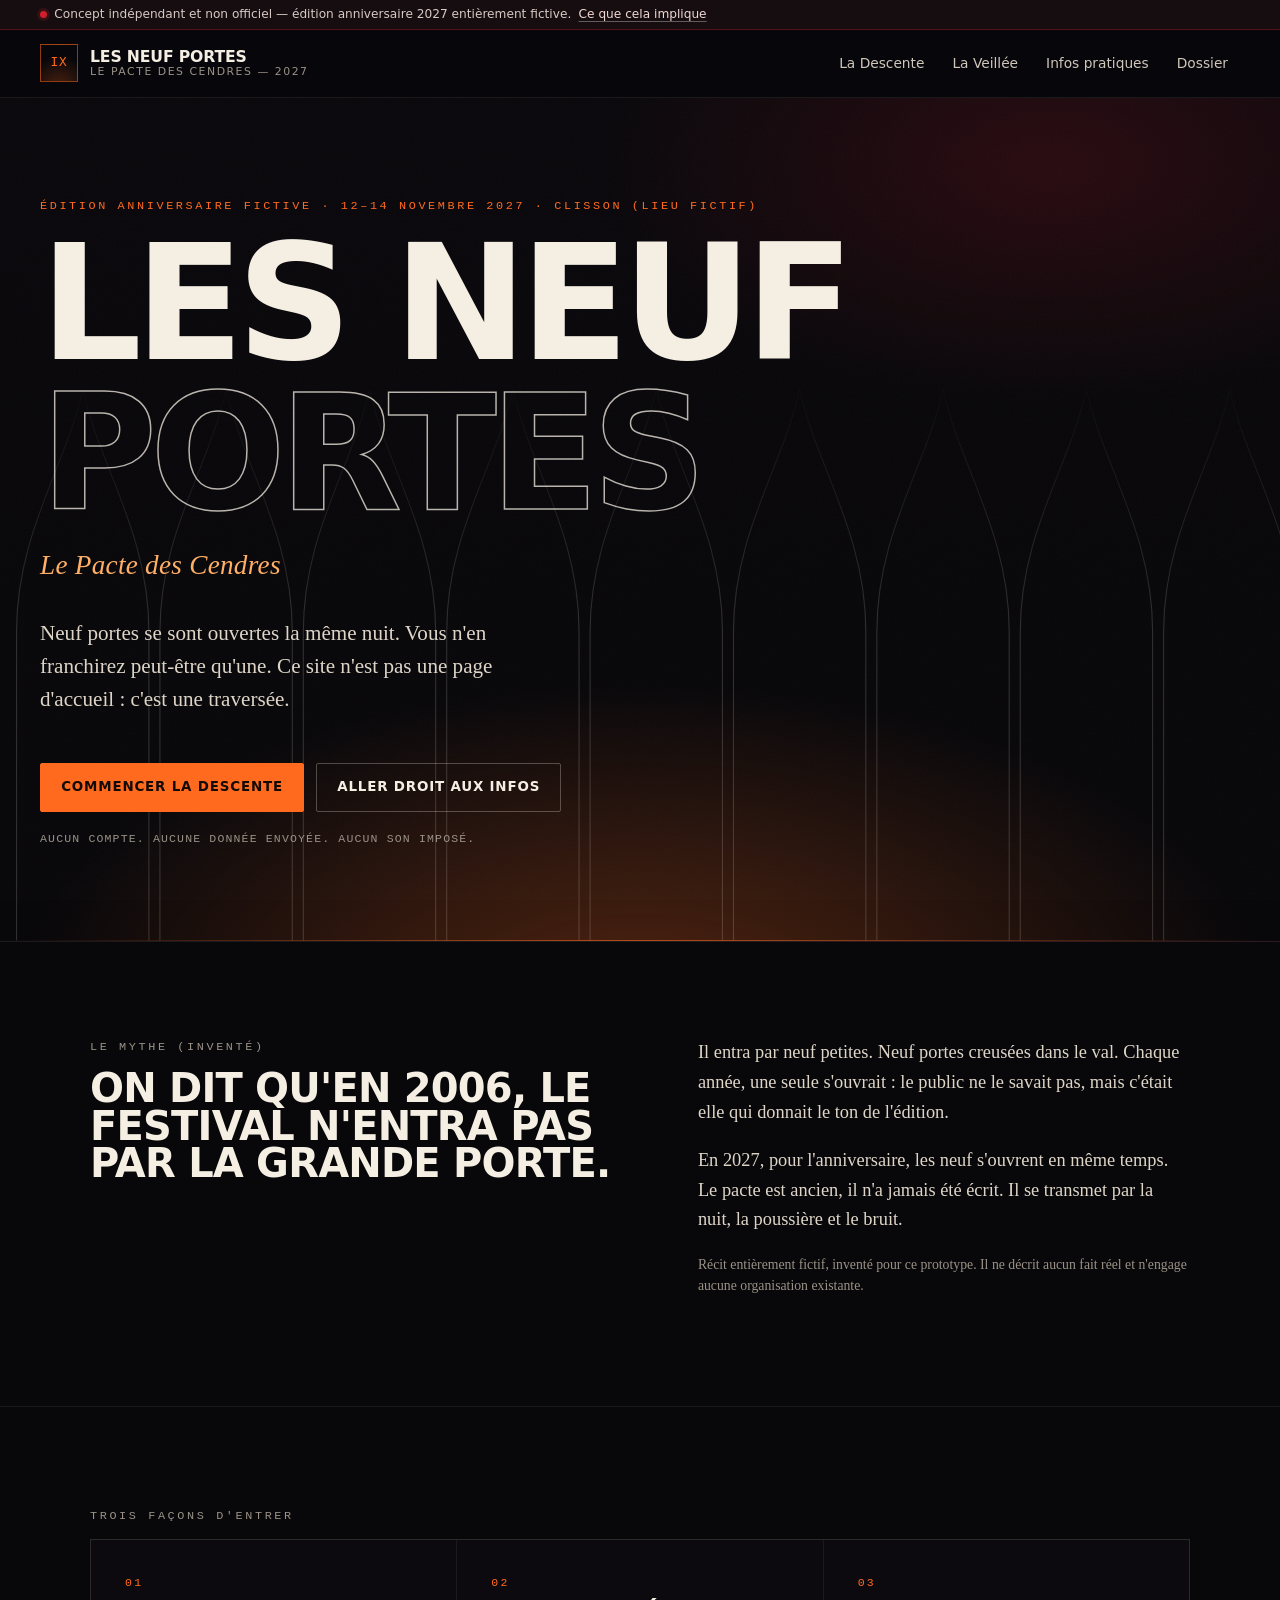
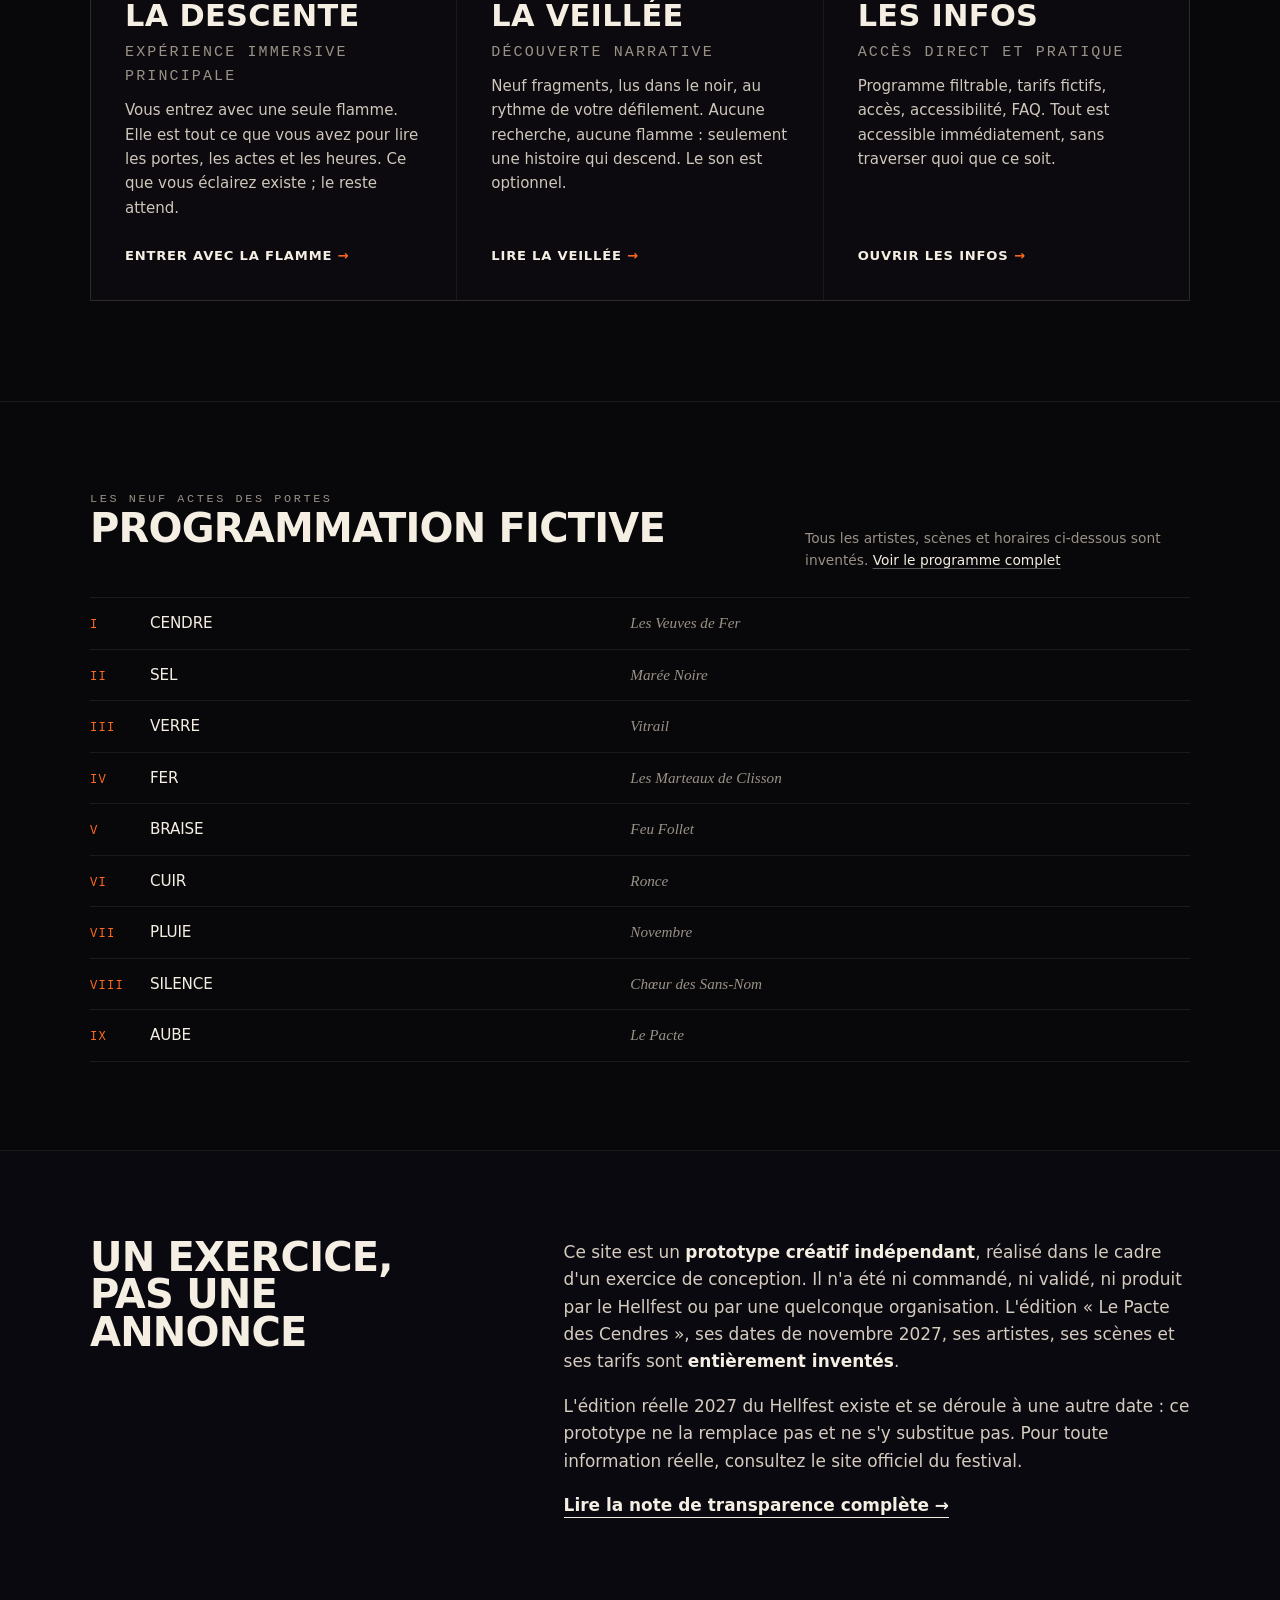
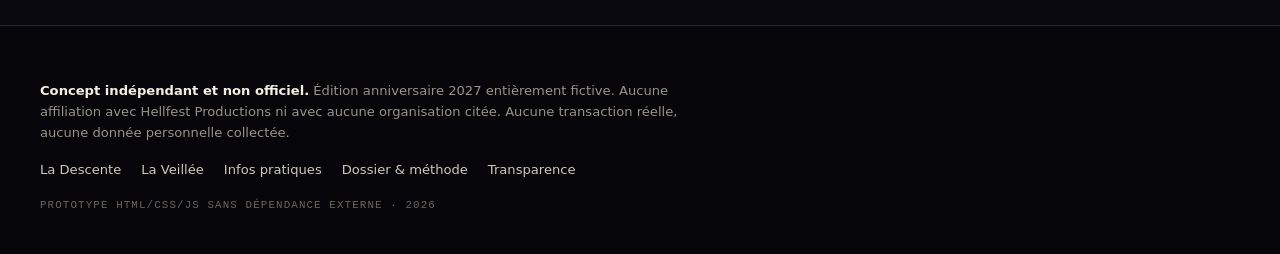
<file: index.html>
<!DOCTYPE html>
<html lang="fr">
<head>
<meta charset="utf-8">
<meta name="viewport" content="width=device-width, initial-scale=1">
<link rel="icon" href="data:image/svg+xml,%3Csvg%20xmlns='http://www.w3.org/2000/svg'%20viewBox='0%200%2032%2032'%3E%3Crect%20width='32'%20height='32'%20fill='%2308070a'/%3E%3Cpath%20d='M16%204c4%205%207%209%207%2013a7%207%200%201%201-14%200c0-3%202-6%204-9%200%203%201%204%202%204%201%200%201-3%201-8z'%20fill='%23ff6a1f'/%3E%3C/svg%3E">
<title>Les Neuf Portes — Le Pacte des Cendres (2027, fiction)</title>
<meta name="description" content="Prototype d'expérience web pour une édition anniversaire fictive 2027 inspirée de l'univers du Hellfest. Concept indépendant et non officiel.">
<link rel="stylesheet" href="assets/styles.css">
<link rel="stylesheet" href="assets/experience.css">
</head>
<body>
<a class="skip" href="#main">Aller au contenu principal</a>

<div class="strip" role="note">
  <span class="strip-dot" aria-hidden="true"></span>
  Concept indépendant et non officiel — édition anniversaire 2027 entièrement fictive.
  <a href="dossier.html#transparence">Ce que cela implique</a>
</div>

<header class="bar">
  <a class="brand" href="index.html" aria-label="Les Neuf Portes, accueil">
    <span class="brand-mark" aria-hidden="true">IX</span>
    <span class="brand-txt"><strong>Les Neuf Portes</strong><em>Le Pacte des Cendres — 2027</em></span>
  </a>
  <nav class="nav" id="nav" aria-label="Navigation principale">
    <a href="descente.html">La Descente</a>
    <a href="veillee.html">La Veillée</a>
    <a href="infos.html">Infos pratiques</a>
    <a href="dossier.html">Dossier</a>
  </nav>
  <button class="burger" id="burger" aria-expanded="false" aria-controls="nav">Menu</button>
</header>

<main id="main">

  <section class="hero">
    <svg class="hero-arches" viewBox="0 0 1200 520" preserveAspectRatio="xMidYMax meet" aria-hidden="true" focusable="false">
      <defs>
        <path id="arch" d="M0 520 V240 C0 150 45 90 60 20 C75 90 120 150 120 240 V520" fill="none" stroke="currentColor" stroke-width="1"/>
      </defs>
      <g style="color:rgba(244,238,227,.20)">
        <use href="#arch" x="15"/><use href="#arch" x="145"/><use href="#arch" x="275"/>
        <use href="#arch" x="405"/><use href="#arch" x="535"/><use href="#arch" x="665"/>
        <use href="#arch" x="795"/><use href="#arch" x="925"/><use href="#arch" x="1055"/>
      </g>
    </svg>
    <div class="embers" aria-hidden="true">
      <i style="--x:12%;--d:0s;--s:3px"></i><i style="--x:23%;--d:2.4s;--s:2px"></i>
      <i style="--x:38%;--d:5s;--s:4px"></i><i style="--x:51%;--d:1.2s;--s:2px"></i>
      <i style="--x:64%;--d:6.6s;--s:3px"></i><i style="--x:77%;--d:3.4s;--s:2px"></i>
      <i style="--x:88%;--d:8s;--s:3px"></i><i style="--x:44%;--d:9.2s;--s:2px"></i>
    </div>

    <p class="kicker">Édition anniversaire fictive · 12–14 novembre 2027 · Clisson (lieu fictif)</p>
    <h1 class="hero-title">Les Neuf<br><span>Portes</span></h1>
    <p class="hero-sub">Le Pacte des Cendres</p>
    <p class="hero-lead">
      Neuf portes se sont ouvertes la même nuit. Vous n'en franchirez peut-être qu'une.
      Ce site n'est pas une page d'accueil : c'est une traversée.
    </p>
    <div class="hero-actions">
      <a class="btn btn-primary" href="descente.html">Commencer la descente</a>
      <a class="btn btn-ghost" href="infos.html">Aller droit aux infos</a>
    </div>
    <p class="hero-foot">Aucun compte. Aucune donnée envoyée. Aucun son imposé.</p>
  </section>

  <section class="myth" aria-labelledby="myth-h">
    <div class="wrap myth-grid">
      <div>
        <p class="eyebrow">Le mythe (inventé)</p>
        <h2 id="myth-h">On dit qu'en 2006, le festival n'entra pas par la grande porte.</h2>
      </div>
      <div class="myth-txt">
        <p>Il entra par neuf petites. Neuf portes creusées dans le val.
        Chaque année, une seule s'ouvrait : le public ne le savait pas, mais c'était elle qui donnait le ton de l'édition.</p>
        <p>En 2027, pour l'anniversaire, les neuf s'ouvrent en même temps. Le pacte est ancien, il n'a jamais été écrit.
        Il se transmet par la nuit, la poussière et le bruit.</p>
        <p class="small muted">Récit entièrement fictif, inventé pour ce prototype. Il ne décrit aucun fait réel
        et n'engage aucune organisation existante.</p>
      </div>
    </div>
  </section>

  <section class="modes" aria-labelledby="modes-h">
    <div class="wrap">
      <p class="eyebrow">Trois façons d'entrer</p>
      <h2 id="modes-h" class="sr-only">Les trois modes de découverte</h2>
      <div class="mode-grid">
        <a class="mode" href="descente.html">
          <span class="mode-n">01</span>
          <h3>La Descente</h3>
          <p class="mode-kind">Expérience immersive principale</p>
          <p>Vous entrez avec une seule flamme. Elle est tout ce que vous avez pour lire les portes,
          les actes et les heures. Ce que vous éclairez existe ; le reste attend.</p>
          <span class="mode-cta">Entrer avec la flamme</span>
        </a>
        <a class="mode" href="veillee.html">
          <span class="mode-n">02</span>
          <h3>La Veillée</h3>
          <p class="mode-kind">Découverte narrative</p>
          <p>Neuf fragments, lus dans le noir, au rythme de votre défilement. Aucune recherche,
          aucune flamme : seulement une histoire qui descend. Le son est optionnel.</p>
          <span class="mode-cta">Lire la veillée</span>
        </a>
        <a class="mode" href="infos.html">
          <span class="mode-n">03</span>
          <h3>Les Infos</h3>
          <p class="mode-kind">Accès direct et pratique</p>
          <p>Programme filtrable, tarifs fictifs, accès, accessibilité, FAQ. Tout est accessible
          immédiatement, sans traverser quoi que ce soit.</p>
          <span class="mode-cta">Ouvrir les infos</span>
        </a>
      </div>
    </div>
  </section>

  <section class="lineup" aria-labelledby="lineup-h">
    <div class="wrap">
      <div class="lineup-head">
        <div>
          <p class="eyebrow">Les neuf actes des portes</p>
          <h2 id="lineup-h">Programmation fictive</h2>
        </div>
        <p class="small muted">Tous les artistes, scènes et horaires ci-dessous sont inventés.
        <a href="infos.html#programme">Voir le programme complet</a></p>
      </div>
      <ol class="doors">
        <li><span class="door-rom">I</span><span class="door-name">Cendre</span><span class="door-act">Les Veuves de Fer</span></li>
        <li><span class="door-rom">II</span><span class="door-name">Sel</span><span class="door-act">Marée Noire</span></li>
        <li><span class="door-rom">III</span><span class="door-name">Verre</span><span class="door-act">Vitrail</span></li>
        <li><span class="door-rom">IV</span><span class="door-name">Fer</span><span class="door-act">Les Marteaux de Clisson</span></li>
        <li><span class="door-rom">V</span><span class="door-name">Braise</span><span class="door-act">Feu Follet</span></li>
        <li><span class="door-rom">VI</span><span class="door-name">Cuir</span><span class="door-act">Ronce</span></li>
        <li><span class="door-rom">VII</span><span class="door-name">Pluie</span><span class="door-act">Novembre</span></li>
        <li><span class="door-rom">VIII</span><span class="door-name">Silence</span><span class="door-act">Chœur des Sans-Nom</span></li>
        <li><span class="door-rom">IX</span><span class="door-name">Aube</span><span class="door-act">Le Pacte</span></li>
      </ol>
    </div>
  </section>

  <section class="notice-home" aria-labelledby="notice-h">
    <div class="wrap notice-grid">
      <h2 id="notice-h">Un exercice, pas une annonce</h2>
      <div>
        <p>Ce site est un <strong>prototype créatif indépendant</strong>, réalisé dans le cadre d'un exercice de conception.
        Il n'a été ni commandé, ni validé, ni produit par le Hellfest ou par une quelconque organisation.
        L'édition « Le Pacte des Cendres », ses dates de novembre 2027, ses artistes, ses scènes et ses tarifs sont
        <strong>entièrement inventés</strong>.</p>
        <p>L'édition réelle 2027 du Hellfest existe et se déroule à une autre date : ce prototype ne la remplace pas
        et ne s'y substitue pas. Pour toute information réelle, consultez le site officiel du festival.</p>
        <p><a class="link-arrow" href="dossier.html#transparence">Lire la note de transparence complète</a></p>
      </div>
    </div>
  </section>

</main>

<footer class="foot">
  <p class="foot-note"><strong>Concept indépendant et non officiel.</strong> Édition anniversaire 2027 entièrement fictive.
  Aucune affiliation avec Hellfest Productions ni avec aucune organisation citée. Aucune transaction réelle, aucune donnée personnelle collectée.</p>
  <nav class="foot-nav" aria-label="Liens de pied de page">
    <a href="descente.html">La Descente</a>
    <a href="veillee.html">La Veillée</a>
    <a href="infos.html">Infos pratiques</a>
    <a href="dossier.html">Dossier &amp; méthode</a>
    <a href="dossier.html#transparence">Transparence</a>
  </nav>
  <p class="foot-meta">Prototype HTML/CSS/JS sans dépendance externe · 2026</p>
</footer>

<script src="assets/app.js"></script>
</body>
</html>
</file>
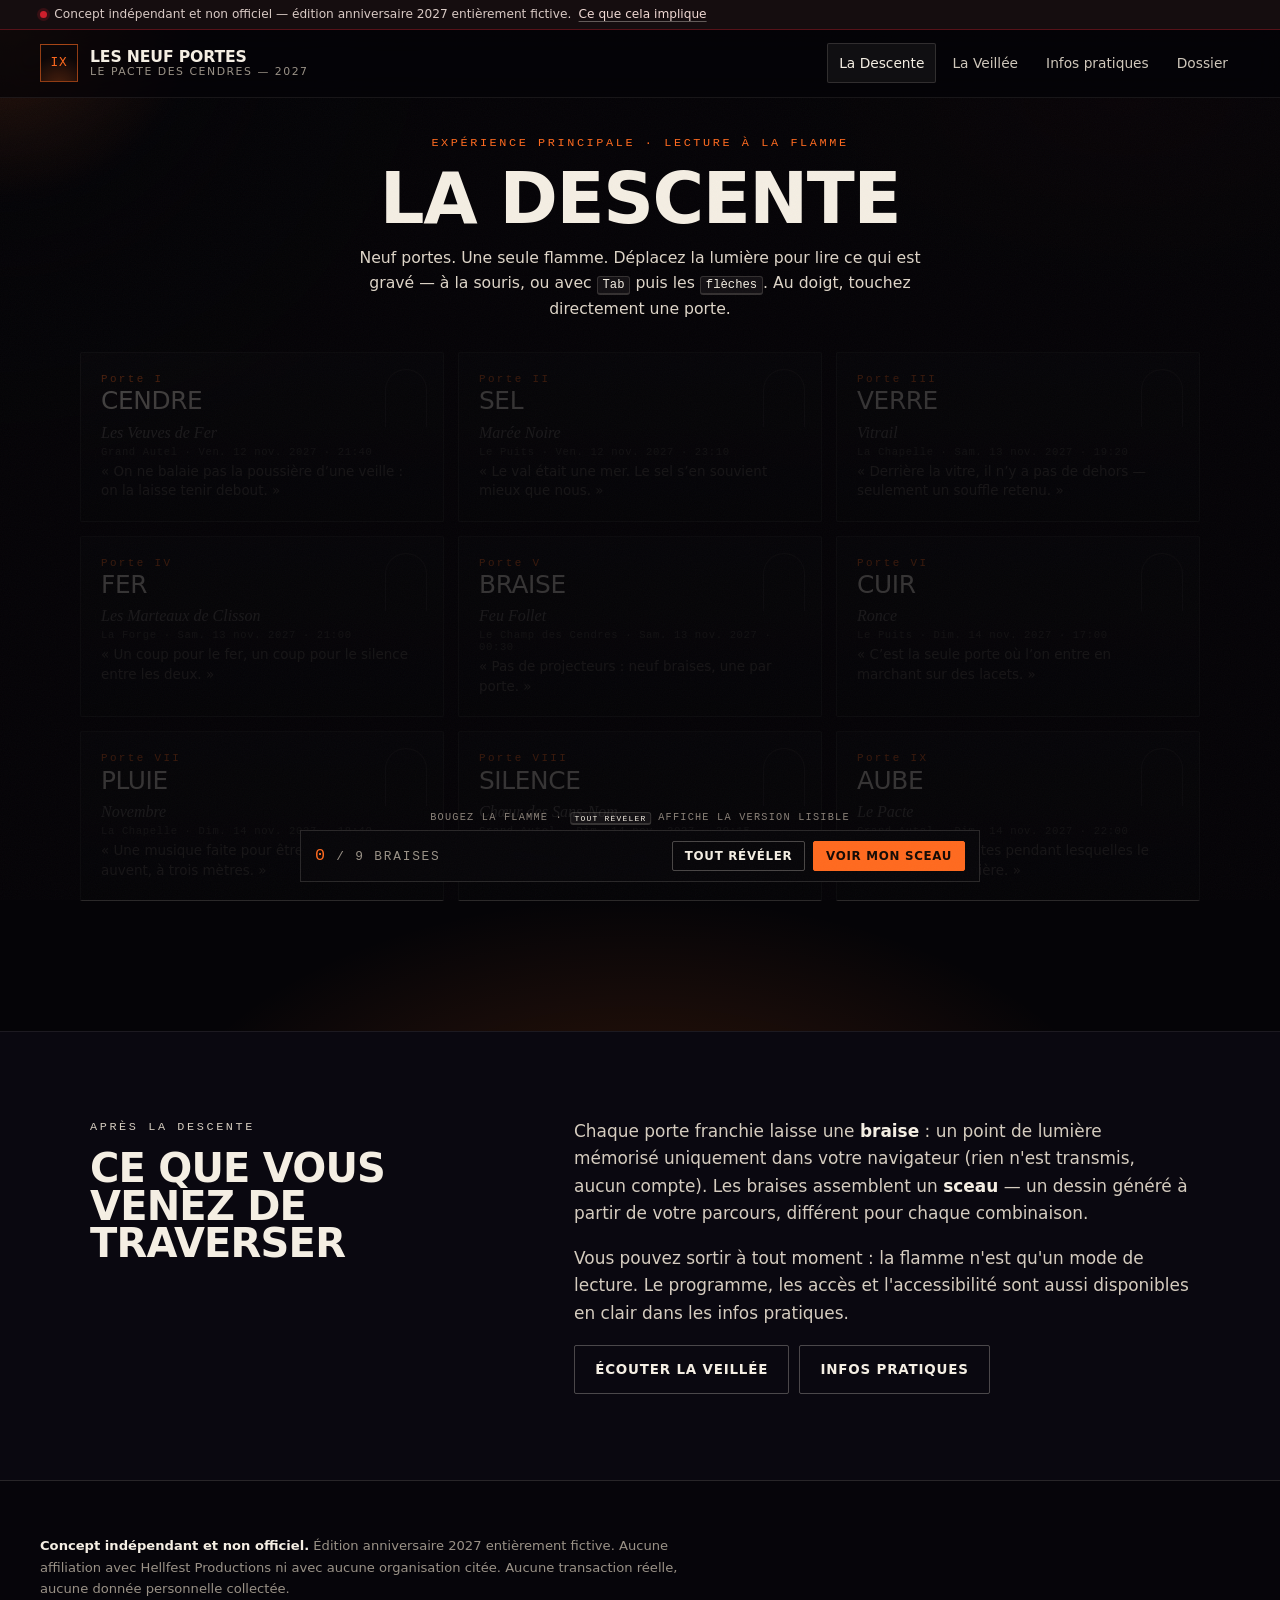
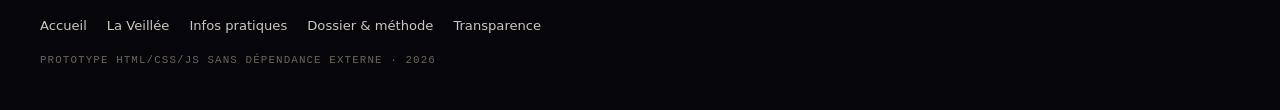
<file: descente.html>
<!DOCTYPE html>
<html lang="fr">
<head>
<meta charset="utf-8">
<meta name="viewport" content="width=device-width, initial-scale=1">
<link rel="icon" href="data:image/svg+xml,%3Csvg%20xmlns='http://www.w3.org/2000/svg'%20viewBox='0%200%2032%2032'%3E%3Crect%20width='32'%20height='32'%20fill='%2308070a'/%3E%3Cpath%20d='M16%204c4%205%207%209%207%2013a7%207%200%201%201-14%200c0-3%202-6%204-9%200%203%201%204%202%204%201%200%201-3%201-8z'%20fill='%23ff6a1f'/%3E%3C/svg%3E">
<title>La Descente — Les Neuf Portes (fiction 2027)</title>
<meta name="description" content="Expérience immersive principale : neuf portes à révéler avec une seule flamme. Prototype fictif et non officiel.">
<link rel="stylesheet" href="assets/styles.css">
<link rel="stylesheet" href="assets/experience.css">
</head>
<body class="page-descente">
<a class="skip" href="#main">Aller au contenu principal</a>

<div class="strip" role="note">
  <span class="strip-dot" aria-hidden="true"></span>
  Concept indépendant et non officiel — édition anniversaire 2027 entièrement fictive.
  <a href="dossier.html#transparence">Ce que cela implique</a>
</div>

<header class="bar">
  <a class="brand" href="index.html" aria-label="Les Neuf Portes, accueil">
    <span class="brand-mark" aria-hidden="true">IX</span>
    <span class="brand-txt"><strong>Les Neuf Portes</strong><em>Le Pacte des Cendres — 2027</em></span>
  </a>
  <nav class="nav" id="nav" aria-label="Navigation principale">
    <a href="descente.html" aria-current="page">La Descente</a>
    <a href="veillee.html">La Veillée</a>
    <a href="infos.html">Infos pratiques</a>
    <a href="dossier.html">Dossier</a>
  </nav>
  <button class="burger" id="burger" aria-expanded="false" aria-controls="nav">Menu</button>
</header>

<main id="main">

  <section class="descente" id="descente" aria-labelledby="desc-h">
    <div class="veil" id="veil" aria-hidden="true"></div>
    <div class="flame" id="flame" aria-hidden="true"></div>

    <div class="descente-head">
      <p class="kicker">Expérience principale · lecture à la flamme</p>
      <h1 id="desc-h">La Descente</h1>
      <p class="descente-lead">
        Neuf portes. Une seule flamme. Déplacez la lumière pour lire ce qui est gravé —
        à la souris, ou avec <kbd>Tab</kbd> puis les <kbd>flèches</kbd>. Au doigt, touchez directement une porte.
      </p>
    </div>

    <div class="gates" id="gates" aria-label="Les neuf portes"></div>

    <div class="hud">
      <p class="hud-count" aria-live="polite"><span id="emberCount">0</span> <span class="hud-of">/ 9 braises</span></p>
      <div class="hud-actions">
        <button class="btn btn-small btn-ghost" id="revealAll" aria-pressed="false">Tout révéler</button>
        <button class="btn btn-small btn-primary" id="sealBtn">Voir mon sceau</button>
      </div>
    </div>

    <p class="descente-hint" id="hint">Bougez la flamme · <kbd>Tout révéler</kbd> affiche la version lisible</p>

    <noscript>
      <p class="noscript">Cette expérience nécessite JavaScript. Le programme complet reste accessible dans
      <a href="infos.html#programme">les infos pratiques</a>.</p>
    </noscript>
  </section>

  <section class="after" aria-labelledby="after-h">
    <div class="wrap after-grid">
      <div>
        <p class="eyebrow">Après la descente</p>
        <h2 id="after-h">Ce que vous venez de traverser</h2>
      </div>
      <div>
        <p>Chaque porte franchie laisse une <strong>braise</strong> : un point de lumière mémorisé
        uniquement dans votre navigateur (rien n'est transmis, aucun compte). Les braises assemblent
        un <strong>sceau</strong> — un dessin généré à partir de votre parcours, différent pour chaque combinaison.</p>
        <p>Vous pouvez sortir à tout moment : la flamme n'est qu'un mode de lecture. Le programme,
        les accès et l'accessibilité sont aussi disponibles en clair dans les infos pratiques.</p>
        <div class="after-links">
          <a class="btn btn-ghost" href="veillee.html">Écouter la veillée</a>
          <a class="btn btn-ghost" href="infos.html">Infos pratiques</a>
        </div>
      </div>
    </div>
  </section>

</main>

<div class="panel" id="panel" hidden>
  <div class="panel-card" role="dialog" aria-modal="true" aria-labelledby="panelTitle">
    <button class="panel-close" id="panelClose" aria-label="Fermer">✕</button>
    <p class="panel-rom" id="panelRom">Porte I</p>
    <h2 class="panel-title" id="panelTitle">Cendre</h2>
    <p class="panel-act" id="panelAct">Les Veuves de Fer</p>
    <p class="panel-meta" id="panelMeta">Grand Autel · Ven. 12 nov. 2027 · 21:40</p>
    <p class="panel-line" id="panelLine">« … »</p>
    <p class="panel-note">Acte, scène, horaire et réplique entièrement fictifs.</p>
    <div class="panel-actions">
      <button class="btn btn-primary" id="panelSeal">Sceller cette braise</button>
      <button class="btn btn-ghost" id="panelBack">Retour aux portes</button>
    </div>
  </div>
</div>

<div class="panel" id="sealPanel" hidden>
  <div class="panel-card panel-seal" role="dialog" aria-modal="true" aria-labelledby="sealTitle">
    <button class="panel-close" id="sealClose" aria-label="Fermer">✕</button>
    <p class="panel-rom">Sceau de la veille</p>
    <h2 class="panel-title" id="sealTitle">Votre parcours</h2>
    <div class="sigil" id="sigil" aria-hidden="true"></div>
    <p class="panel-meta" id="sealMeta">0 braise</p>
    <p class="panel-complete" id="sealComplete" hidden>Les neuf portes sont ouvertes. Le pacte est scellé.</p>
    <p class="panel-note">Dessin généré localement à partir des portes que vous avez franchies.
    Il n'est stocké nulle part ailleurs que dans cet onglet.</p>
    <div class="panel-actions">
      <button class="btn btn-ghost" id="sealSave">Enregistrer en SVG</button>
      <button class="btn btn-primary" id="sealBack">Continuer</button>
    </div>
  </div>
</div>

<footer class="foot">
  <p class="foot-note"><strong>Concept indépendant et non officiel.</strong> Édition anniversaire 2027 entièrement fictive.
  Aucune affiliation avec Hellfest Productions ni avec aucune organisation citée. Aucune transaction réelle, aucune donnée personnelle collectée.</p>
  <nav class="foot-nav" aria-label="Liens de pied de page">
    <a href="index.html">Accueil</a>
    <a href="veillee.html">La Veillée</a>
    <a href="infos.html">Infos pratiques</a>
    <a href="dossier.html">Dossier &amp; méthode</a>
    <a href="dossier.html#transparence">Transparence</a>
  </nav>
  <p class="foot-meta">Prototype HTML/CSS/JS sans dépendance externe · 2026</p>
</footer>

<script src="assets/app.js"></script>
<script src="assets/descente.js"></script>
</body>
</html>
</file>
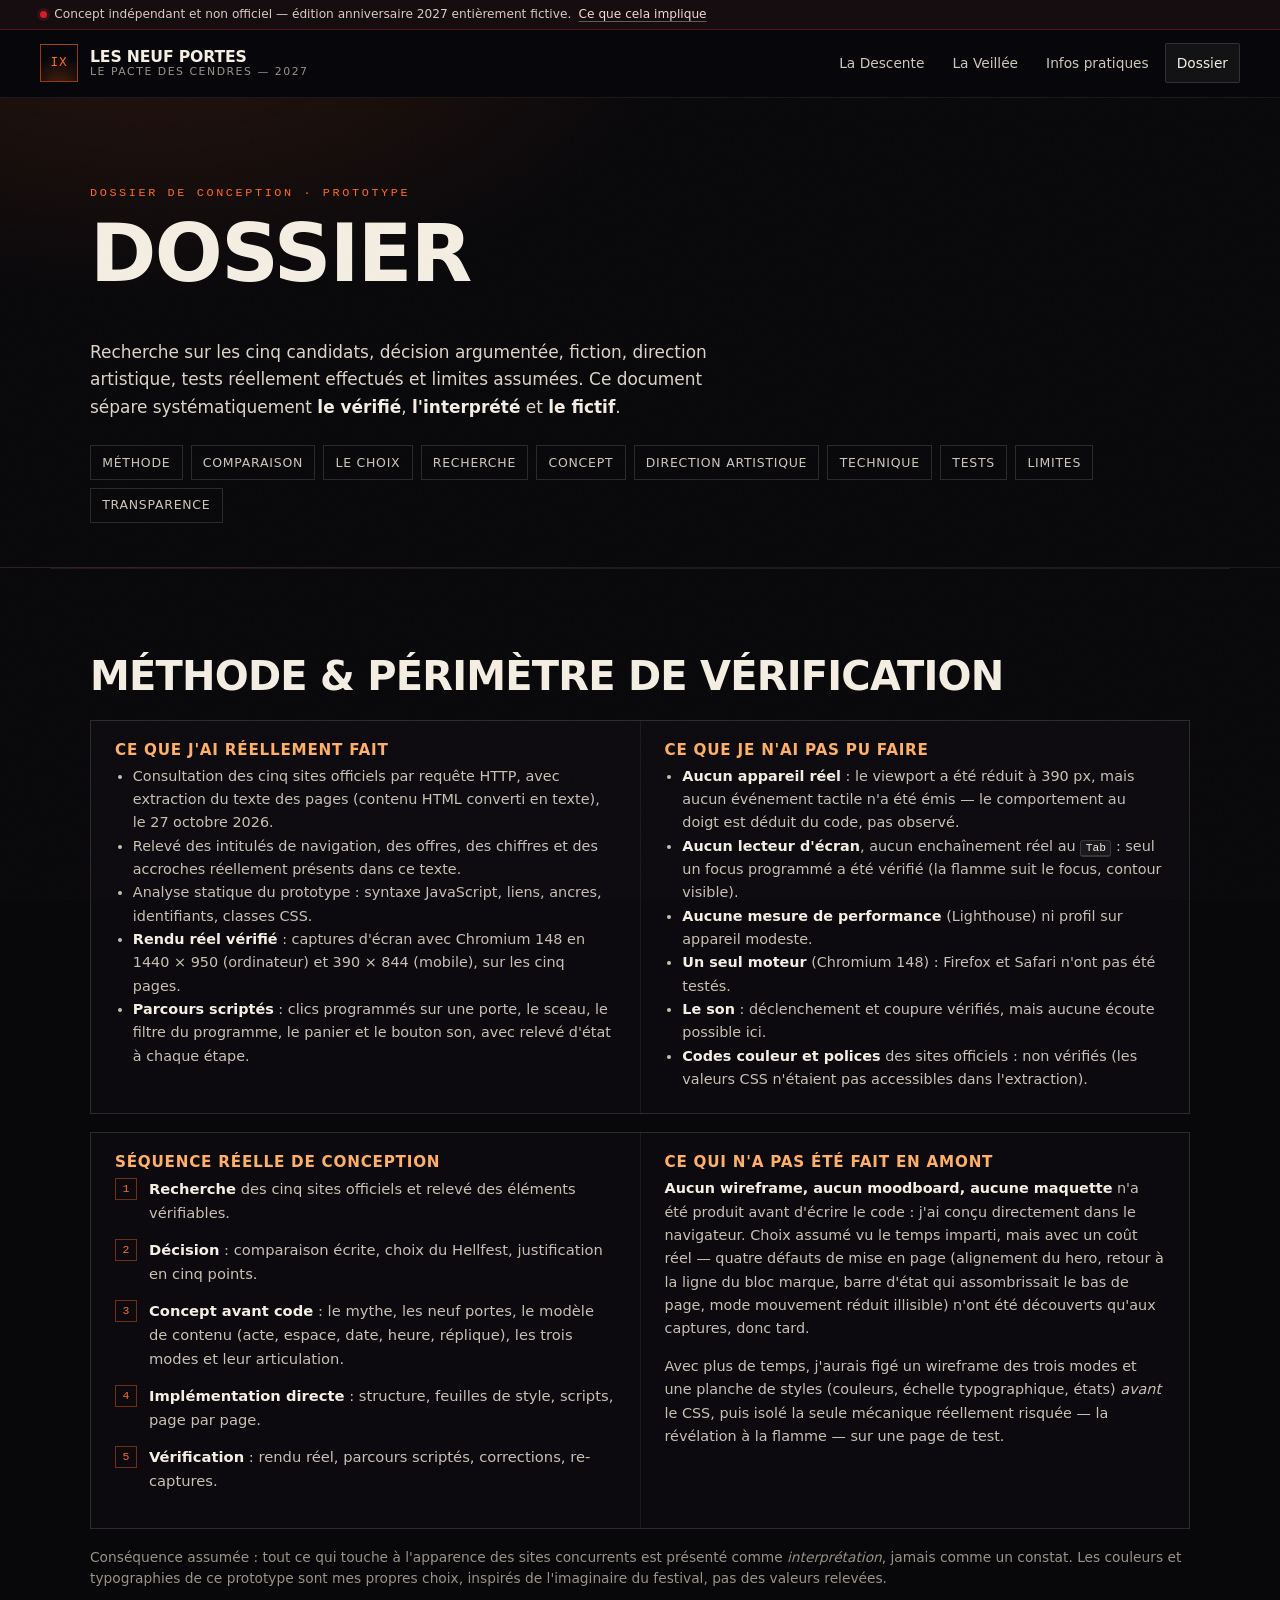
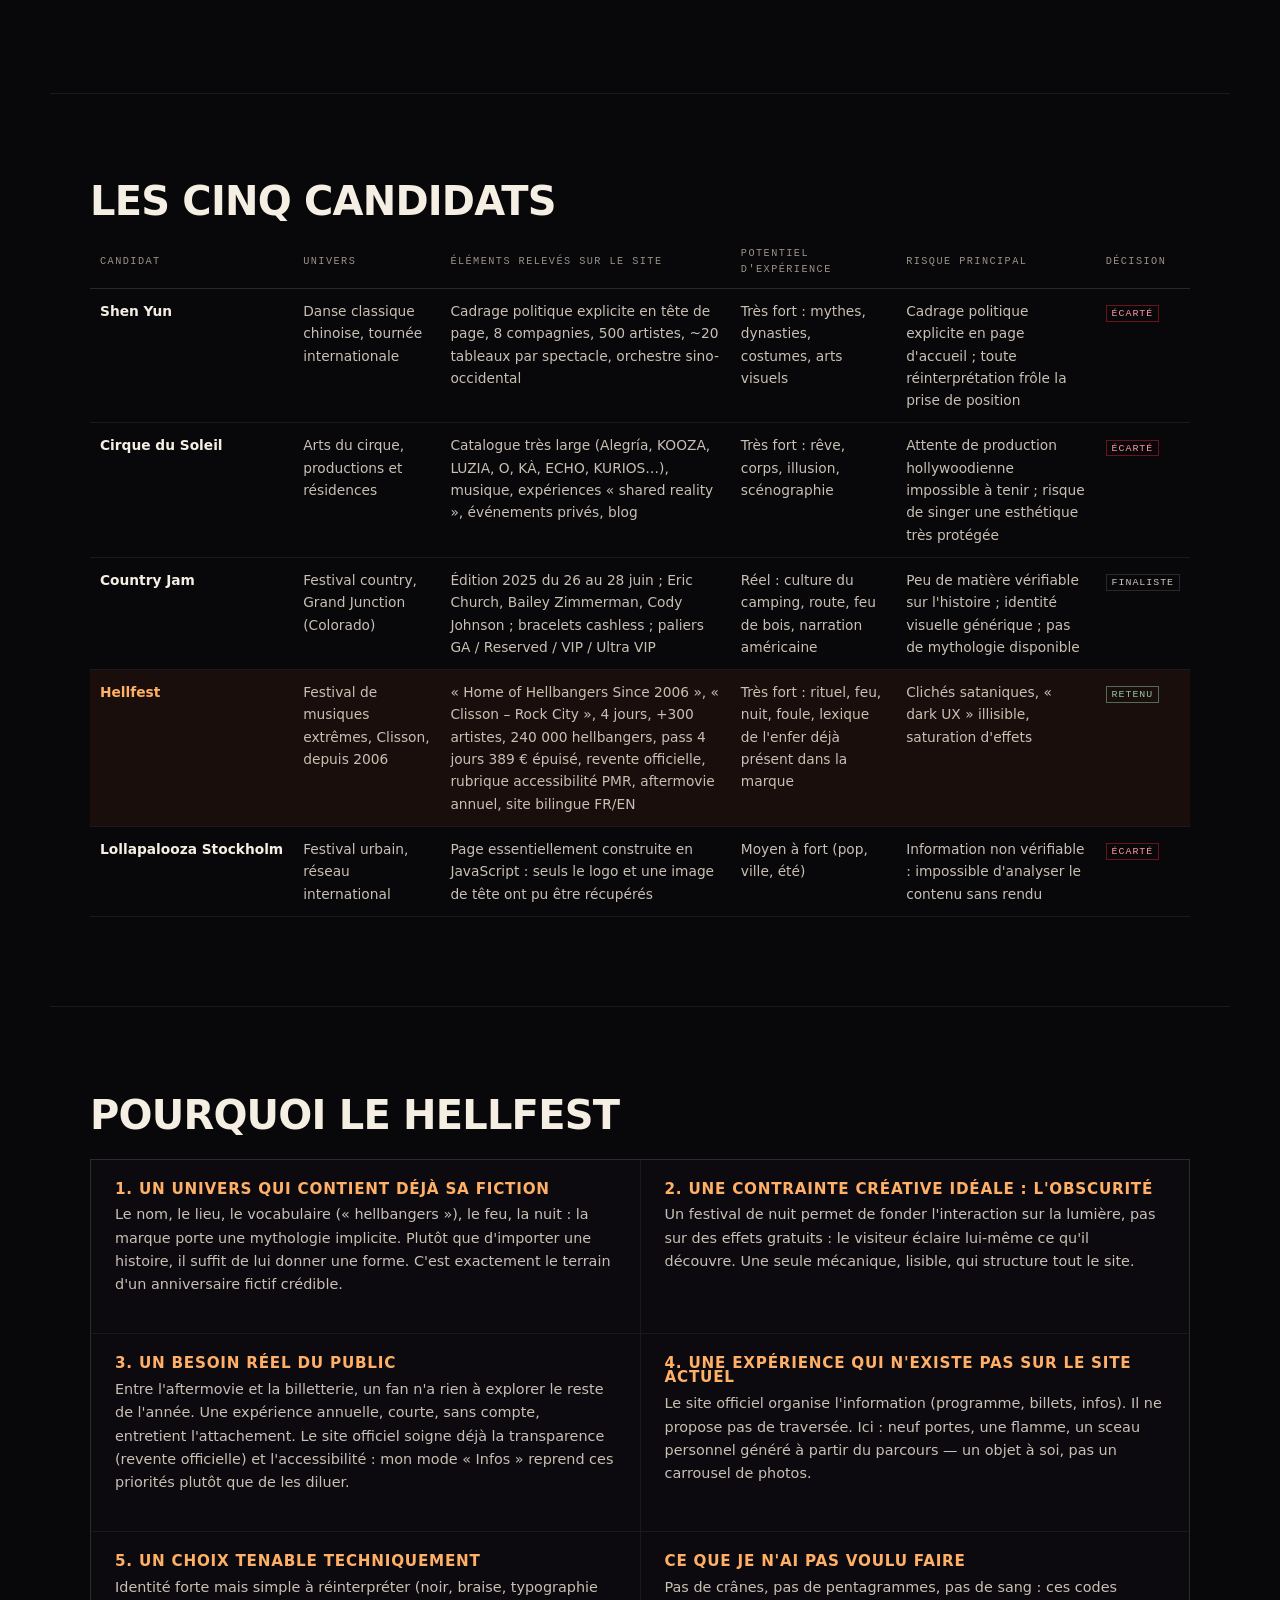
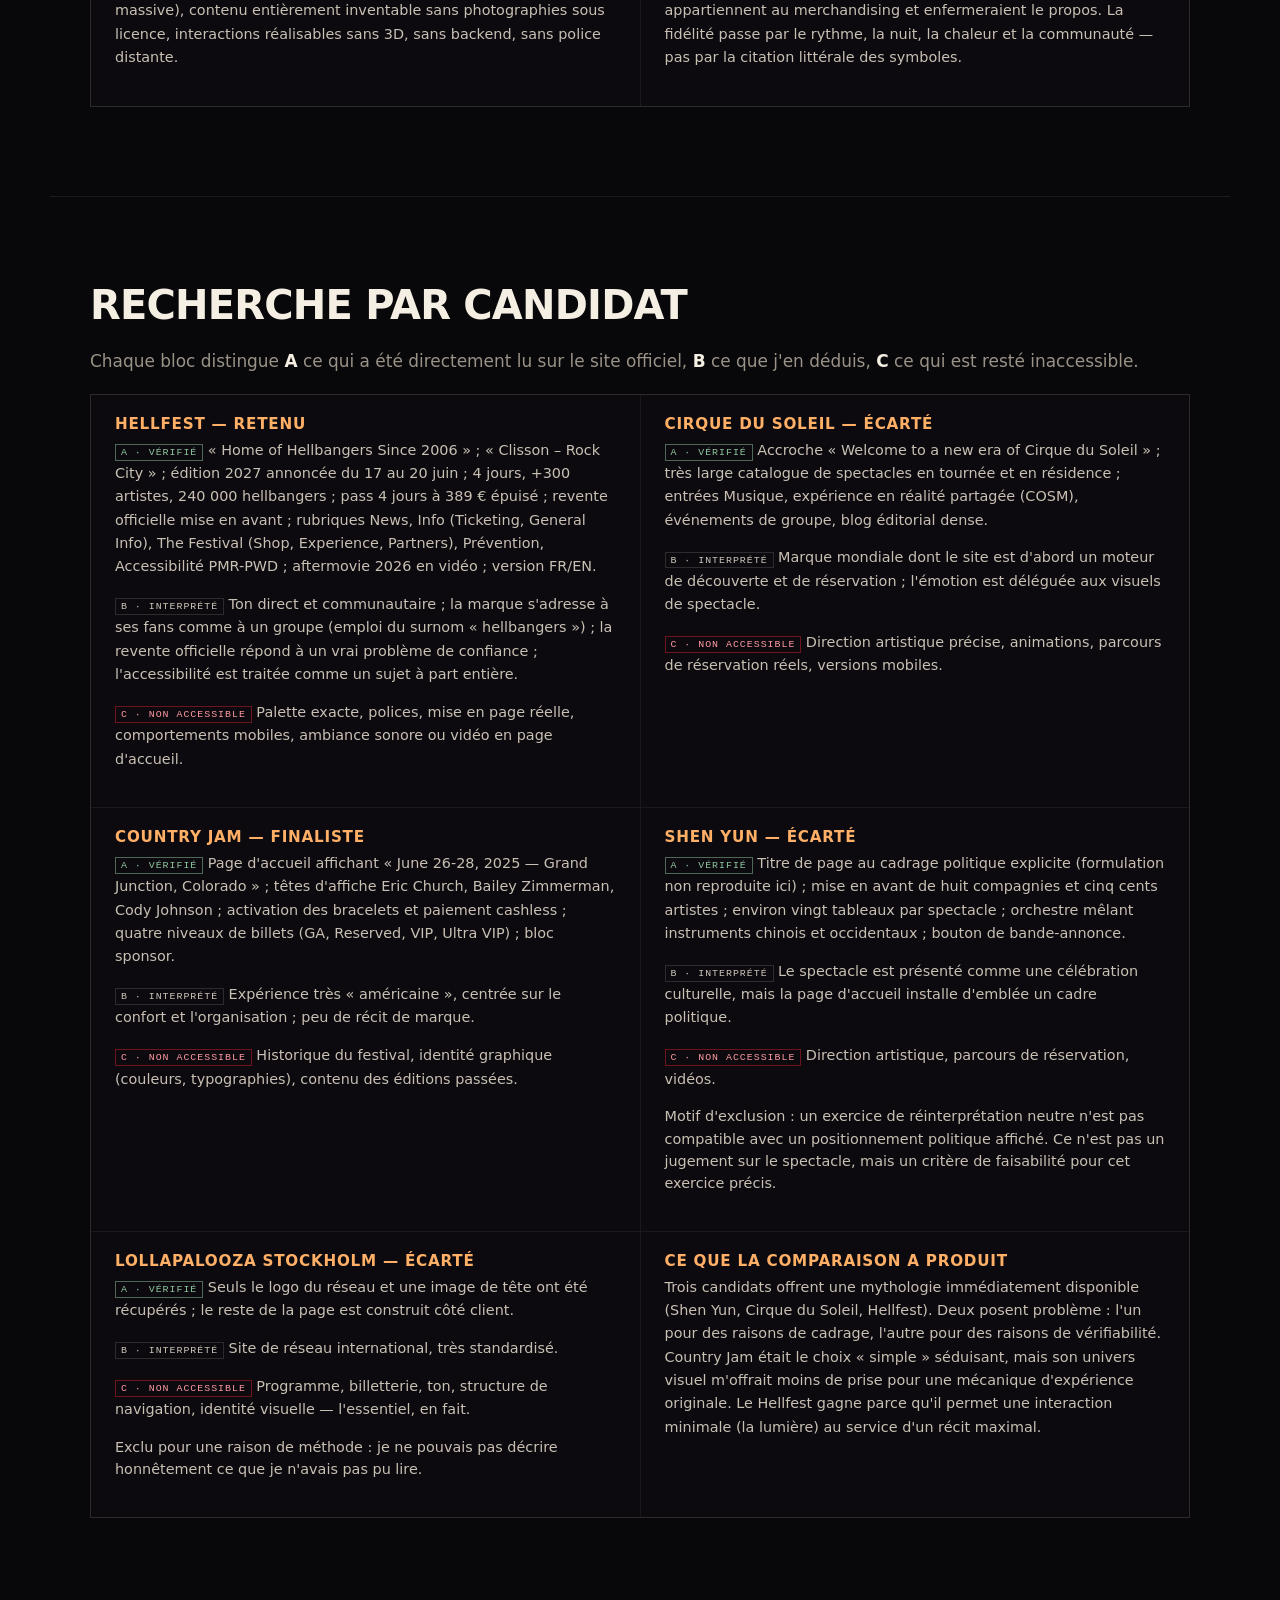
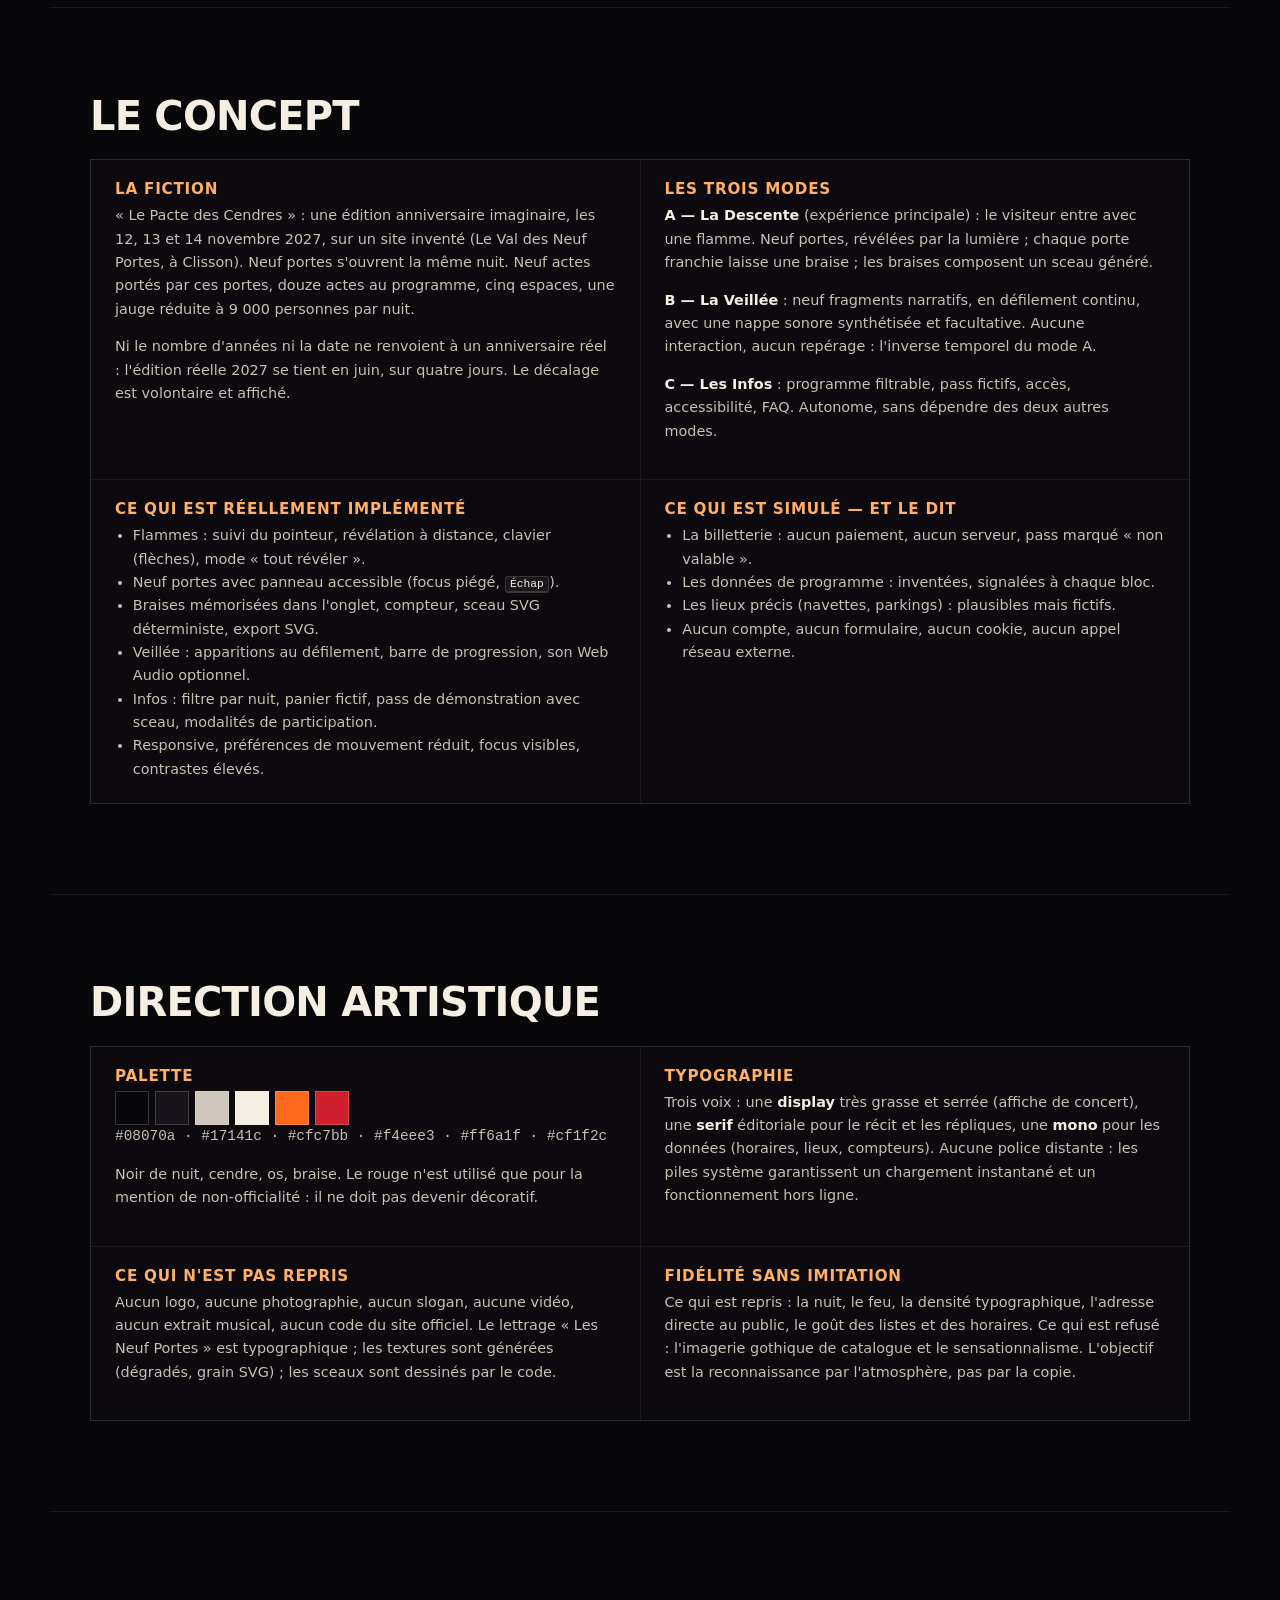
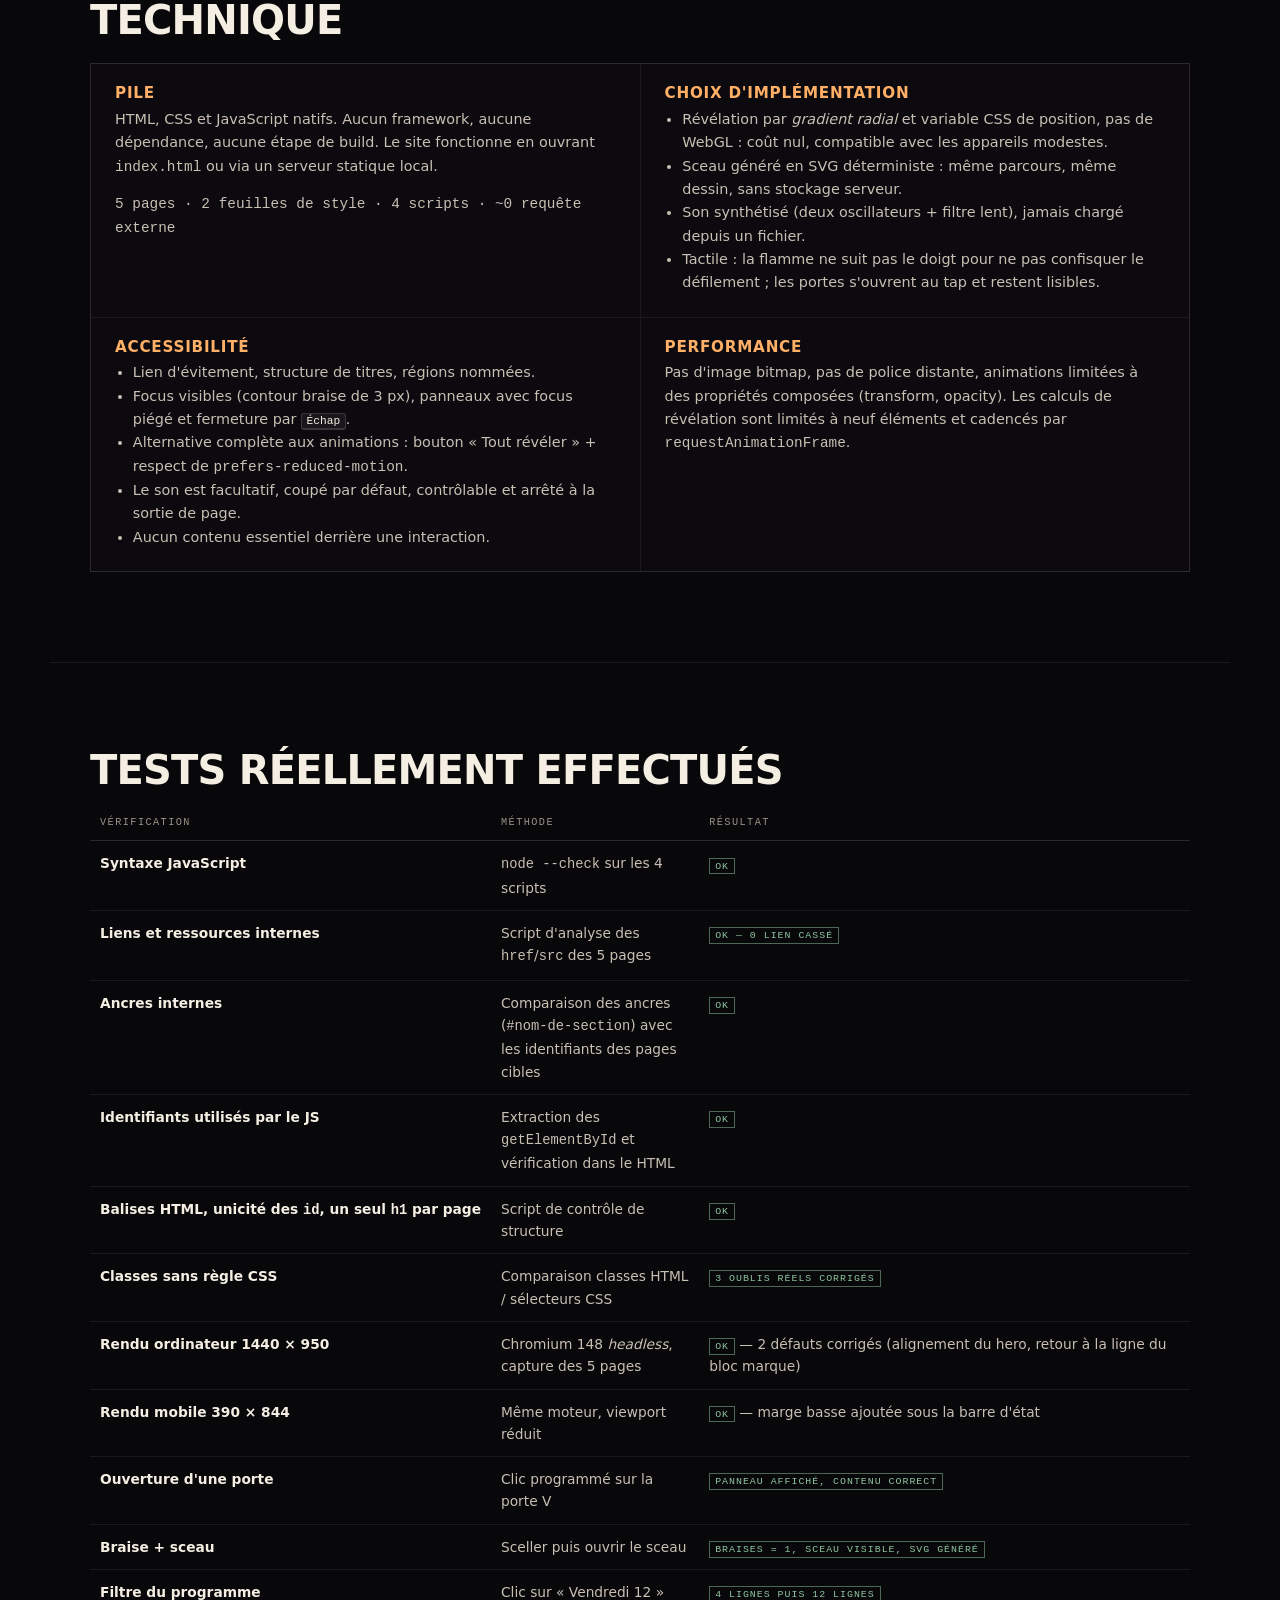
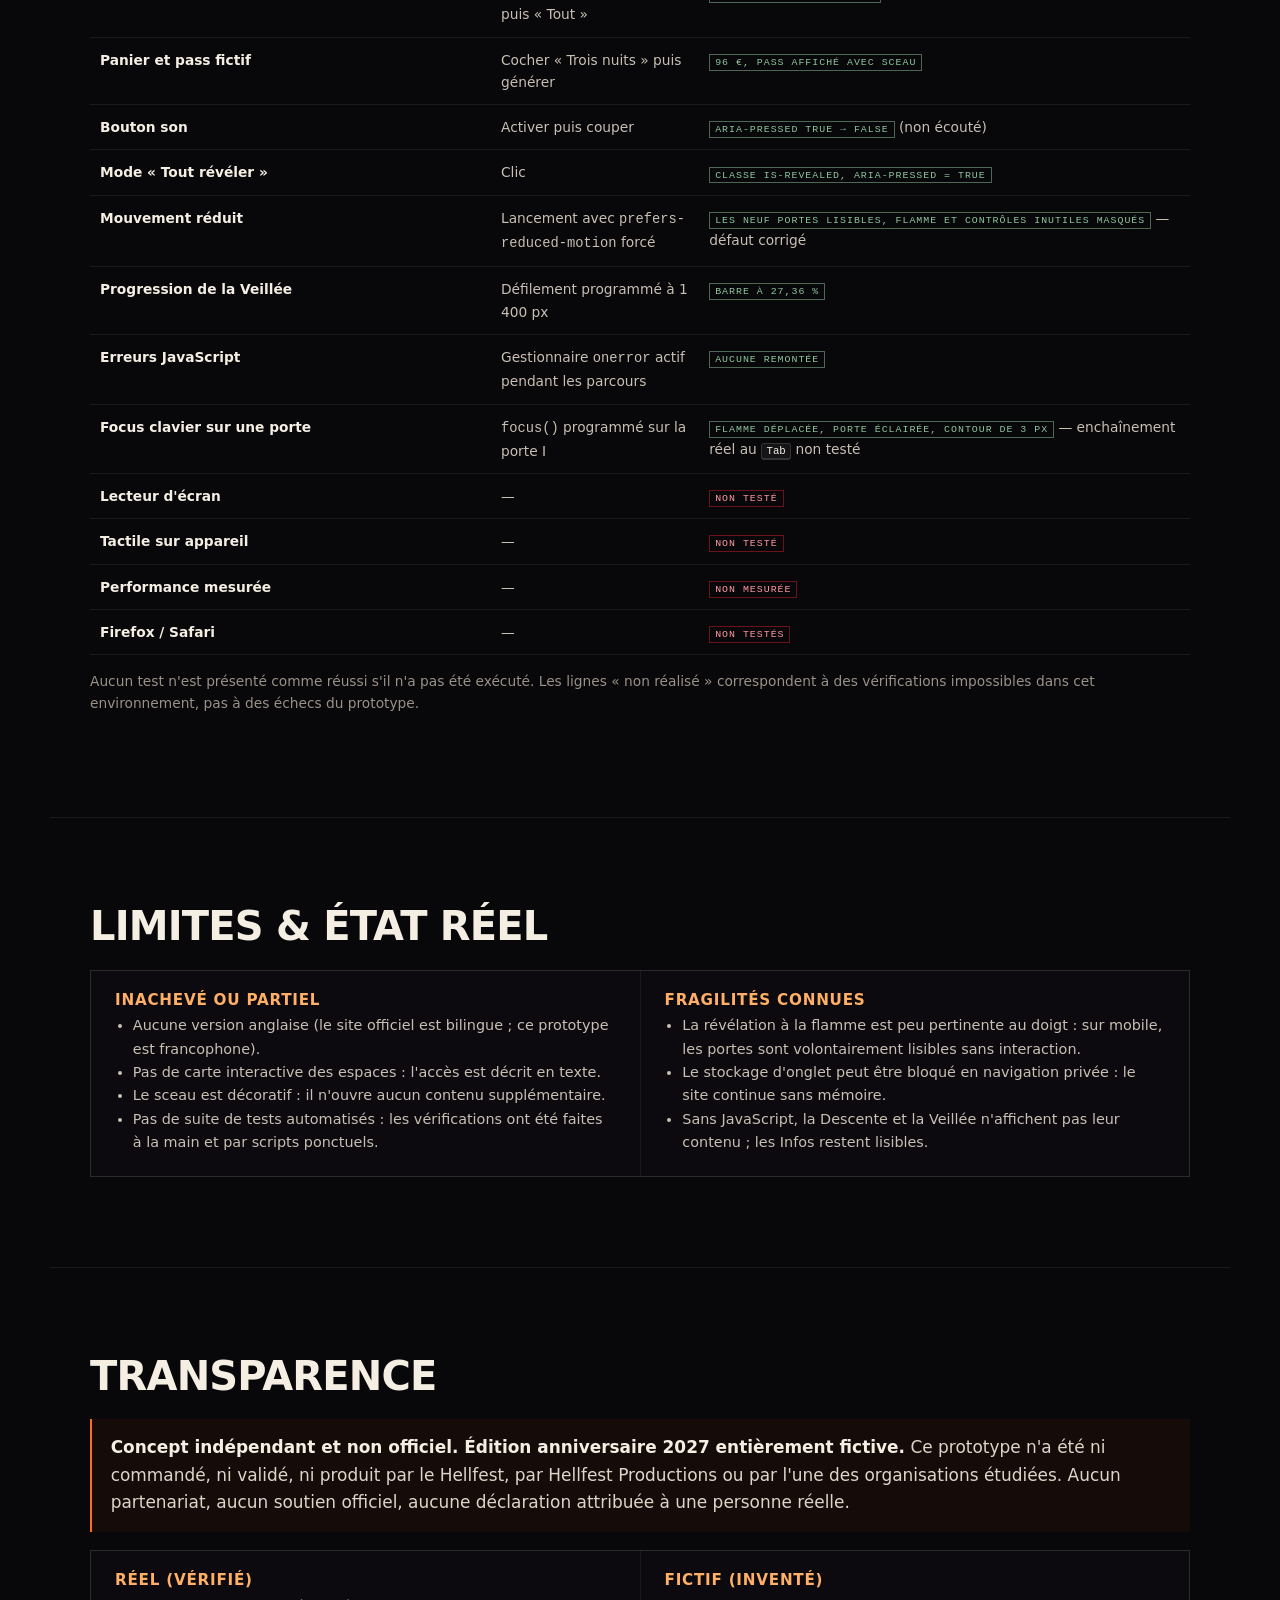
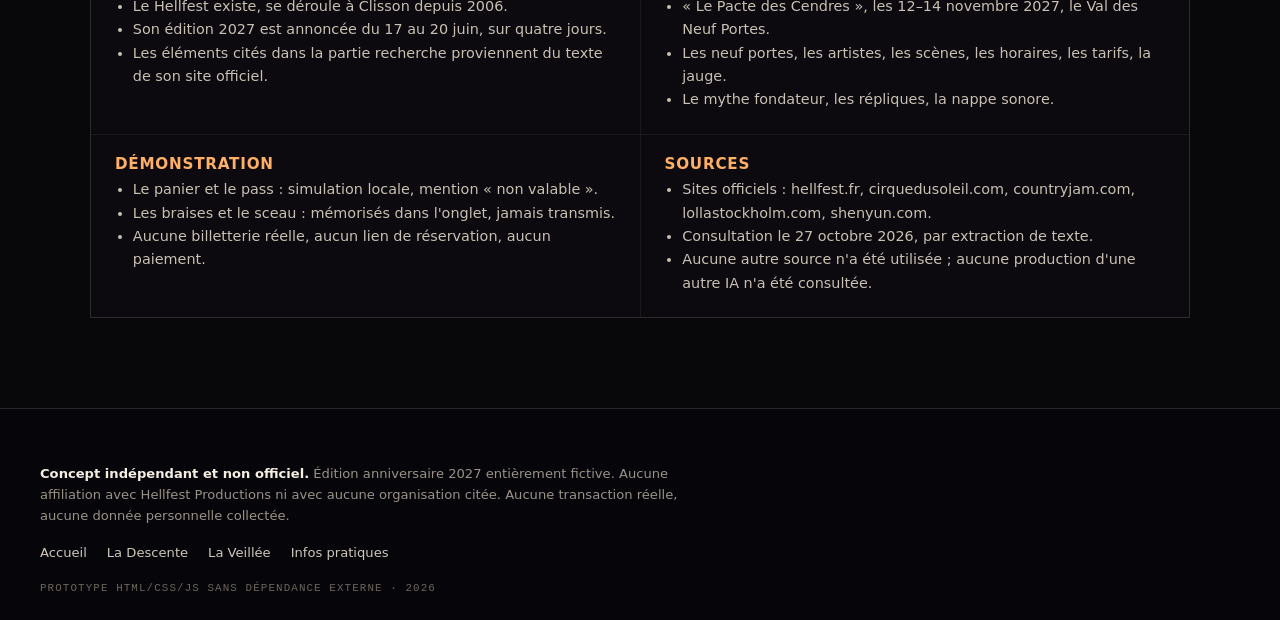
<file: dossier.html>
<!DOCTYPE html>
<html lang="fr">
<head>
<meta charset="utf-8">
<meta name="viewport" content="width=device-width, initial-scale=1">
<link rel="icon" href="data:image/svg+xml,%3Csvg%20xmlns='http://www.w3.org/2000/svg'%20viewBox='0%200%2032%2032'%3E%3Crect%20width='32'%20height='32'%20fill='%2308070a'/%3E%3Cpath%20d='M16%204c4%205%207%209%207%2013a7%207%200%201%201-14%200c0-3%202-6%204-9%200%203%201%204%202%204%201%200%201-3%201-8z'%20fill='%23ff6a1f'/%3E%3C/svg%3E">
<title>Dossier de conception — Les Neuf Portes</title>
<meta name="description" content="Recherche sur cinq organisations, choix argumenté, concept, direction artistique, tests et limites du prototype fictif Les Neuf Portes.">
<link rel="stylesheet" href="assets/styles.css">
</head>
<body>
<a class="skip" href="#main">Aller au contenu principal</a>

<div class="strip" role="note">
  <span class="strip-dot" aria-hidden="true"></span>
  Concept indépendant et non officiel — édition anniversaire 2027 entièrement fictive.
  <a href="#transparence">Ce que cela implique</a>
</div>

<header class="bar">
  <a class="brand" href="index.html" aria-label="Les Neuf Portes, accueil">
    <span class="brand-mark" aria-hidden="true">IX</span>
    <span class="brand-txt"><strong>Les Neuf Portes</strong><em>Le Pacte des Cendres — 2027</em></span>
  </a>
  <nav class="nav" id="nav" aria-label="Navigation principale">
    <a href="descente.html">La Descente</a>
    <a href="veillee.html">La Veillée</a>
    <a href="infos.html">Infos pratiques</a>
    <a href="dossier.html" aria-current="page">Dossier</a>
  </nav>
  <button class="burger" id="burger" aria-expanded="false" aria-controls="nav">Menu</button>
</header>

<main id="main">

  <section class="page-head">
    <div class="wrap">
      <p class="kicker">Dossier de conception · prototype</p>
      <h1>Dossier</h1>
      <p class="page-lead">Recherche sur les cinq candidats, décision argumentée, fiction, direction artistique,
      tests réellement effectués et limites assumées. Ce document sépare systématiquement
      <strong>le vérifié</strong>, <strong>l'interprété</strong> et <strong>le fictif</strong>.</p>
      <nav class="subnav" aria-label="Sommaire du dossier">
        <a href="#methode">Méthode</a>
        <a href="#comparaison">Comparaison</a>
        <a href="#choix">Le choix</a>
        <a href="#recherche">Recherche</a>
        <a href="#concept">Concept</a>
        <a href="#da">Direction artistique</a>
        <a href="#technique">Technique</a>
        <a href="#tests">Tests</a>
        <a href="#limites">Limites</a>
        <a href="#transparence">Transparence</a>
      </nav>
    </div>
  </section>

  <section id="methode" class="wrap section">
    <h2>Méthode &amp; périmètre de vérification</h2>
    <div class="doc-grid">
      <div class="doc-cell">
        <h3>Ce que j'ai réellement fait</h3>
        <ul>
          <li>Consultation des cinq sites officiels par requête HTTP, avec extraction du texte des pages
          (contenu HTML converti en texte), le 27 octobre 2026.</li>
          <li>Relevé des intitulés de navigation, des offres, des chiffres et des accroches réellement présents
          dans ce texte.</li>
          <li>Analyse statique du prototype : syntaxe JavaScript, liens, ancres, identifiants, classes CSS.</li>
          <li><strong>Rendu réel vérifié</strong> : captures d'écran avec Chromium 148 en 1440 × 950 (ordinateur)
          et 390 × 844 (mobile), sur les cinq pages.</li>
          <li><strong>Parcours scriptés</strong> : clics programmés sur une porte, le sceau, le filtre du programme,
          le panier et le bouton son, avec relevé d'état à chaque étape.</li>
        </ul>
      </div>
      <div class="doc-cell">
        <h3>Ce que je n'ai pas pu faire</h3>
        <ul>
          <li><strong>Aucun appareil réel</strong> : le viewport a été réduit à 390 px, mais aucun événement
          tactile n'a été émis — le comportement au doigt est déduit du code, pas observé.</li>
          <li><strong>Aucun lecteur d'écran</strong>, aucun enchaînement réel au <kbd>Tab</kbd> : seul un focus
          programmé a été vérifié (la flamme suit le focus, contour visible).</li>
          <li><strong>Aucune mesure de performance</strong> (Lighthouse) ni profil sur appareil modeste.</li>
          <li><strong>Un seul moteur</strong> (Chromium 148) : Firefox et Safari n'ont pas été testés.</li>
          <li><strong>Le son</strong> : déclenchement et coupure vérifiés, mais aucune écoute possible ici.</li>
          <li><strong>Codes couleur et polices</strong> des sites officiels : non vérifiés (les valeurs CSS
          n'étaient pas accessibles dans l'extraction).</li>
        </ul>
      </div>
    </div>
    <div class="doc-grid" style="margin-top:18px">
      <div class="doc-cell">
        <h3>Séquence réelle de conception</h3>
        <ol class="steps">
          <li><strong>Recherche</strong> des cinq sites officiels et relevé des éléments vérifiables.</li>
          <li><strong>Décision</strong> : comparaison écrite, choix du Hellfest, justification en cinq points.</li>
          <li><strong>Concept avant code</strong> : le mythe, les neuf portes, le modèle de contenu
          (acte, espace, date, heure, réplique), les trois modes et leur articulation.</li>
          <li><strong>Implémentation directe</strong> : structure, feuilles de style, scripts, page par page.</li>
          <li><strong>Vérification</strong> : rendu réel, parcours scriptés, corrections, re-captures.</li>
        </ol>
      </div>
      <div class="doc-cell">
        <h3>Ce qui n'a pas été fait en amont</h3>
        <p><strong>Aucun wireframe, aucun moodboard, aucune maquette</strong> n'a été produit avant d'écrire le code :
        j'ai conçu directement dans le navigateur. Choix assumé vu le temps imparti, mais avec un coût réel —
        quatre défauts de mise en page (alignement du hero, retour à la ligne du bloc marque, barre d'état qui
        assombrissait le bas de page, mode mouvement réduit illisible) n'ont été découverts qu'aux captures,
        donc tard.</p>
        <p>Avec plus de temps, j'aurais figé un wireframe des trois modes et une planche de styles
        (couleurs, échelle typographique, états) <em>avant</em> le CSS, puis isolé la seule mécanique
        réellement risquée — la révélation à la flamme — sur une page de test.</p>
      </div>
    </div>
    <p class="small muted" style="margin-top:18px">Conséquence assumée : tout ce qui touche à l'apparence des sites
    concurrents est présenté comme <em>interprétation</em>, jamais comme un constat. Les couleurs et typographies
    de ce prototype sont mes propres choix, inspirés de l'imaginaire du festival, pas des valeurs relevées.</p>
  </section>

  <section id="comparaison" class="wrap section">
    <h2>Les cinq candidats</h2>
    <div class="table-scroll">
      <table class="compare">
        <thead>
          <tr>
            <th scope="col">Candidat</th>
            <th scope="col">Univers</th>
            <th scope="col">Éléments relevés sur le site</th>
            <th scope="col">Potentiel d'expérience</th>
            <th scope="col">Risque principal</th>
            <th scope="col">Décision</th>
          </tr>
        </thead>
        <tbody>
          <tr>
            <td>Shen Yun</td>
            <td>Danse classique chinoise, tournée internationale</td>
            <td>Cadrage politique explicite en tête de page, 8 compagnies, 500 artistes, ~20 tableaux par spectacle, orchestre sino-occidental</td>
            <td>Très fort : mythes, dynasties, costumes, arts visuels</td>
            <td>Cadrage politique explicite en page d'accueil ; toute réinterprétation frôle la prise de position</td>
            <td><span class="tag tag-no">Écarté</span></td>
          </tr>
          <tr>
            <td>Cirque du Soleil</td>
            <td>Arts du cirque, productions et résidences</td>
            <td>Catalogue très large (Alegría, KOOZA, LUZIA, O, KÀ, ECHO, KURIOS…), musique, expériences « shared reality », événements privés, blog</td>
            <td>Très fort : rêve, corps, illusion, scénographie</td>
            <td>Attente de production hollywoodienne impossible à tenir ; risque de singer une esthétique très protégée</td>
            <td><span class="tag tag-no">Écarté</span></td>
          </tr>
          <tr>
            <td>Country Jam</td>
            <td>Festival country, Grand Junction (Colorado)</td>
            <td>Édition 2025 du 26 au 28 juin ; Eric Church, Bailey Zimmerman, Cody Johnson ; bracelets cashless ; paliers GA / Reserved / VIP / Ultra VIP</td>
            <td>Réel : culture du camping, route, feu de bois, narration américaine</td>
            <td>Peu de matière vérifiable sur l'histoire ; identité visuelle générique ; pas de mythologie disponible</td>
            <td><span class="tag">Finaliste</span></td>
          </tr>
          <tr class="pick">
            <td>Hellfest</td>
            <td>Festival de musiques extrêmes, Clisson, depuis 2006</td>
            <td>« Home of Hellbangers Since 2006 », « Clisson – Rock City », 4 jours, +300 artistes, 240 000 hellbangers, pass 4 jours 389 € épuisé, revente officielle, rubrique accessibilité PMR, aftermovie annuel, site bilingue FR/EN</td>
            <td>Très fort : rituel, feu, nuit, foule, lexique de l'enfer déjà présent dans la marque</td>
            <td>Clichés sataniques, « dark UX » illisible, saturation d'effets</td>
            <td><span class="tag tag-ok">Retenu</span></td>
          </tr>
          <tr>
            <td>Lollapalooza Stockholm</td>
            <td>Festival urbain, réseau international</td>
            <td>Page essentiellement construite en JavaScript : seuls le logo et une image de tête ont pu être récupérés</td>
            <td>Moyen à fort (pop, ville, été)</td>
            <td>Information non vérifiable : impossible d'analyser le contenu sans rendu</td>
            <td><span class="tag tag-no">Écarté</span></td>
          </tr>
        </tbody>
      </table>
    </div>
  </section>

  <section id="choix" class="wrap section">
    <h2>Pourquoi le Hellfest</h2>
    <div class="doc-grid">
      <div class="doc-cell">
        <h3>1. Un univers qui contient déjà sa fiction</h3>
        <p>Le nom, le lieu, le vocabulaire (« hellbangers »), le feu, la nuit : la marque porte une mythologie
        implicite. Plutôt que d'importer une histoire, il suffit de lui donner une forme. C'est exactement
        le terrain d'un anniversaire fictif crédible.</p>
      </div>
      <div class="doc-cell">
        <h3>2. Une contrainte créative idéale : l'obscurité</h3>
        <p>Un festival de nuit permet de fonder l'interaction sur la lumière, pas sur des effets gratuits :
        le visiteur éclaire lui-même ce qu'il découvre. Une seule mécanique, lisible, qui structure tout le site.</p>
      </div>
      <div class="doc-cell">
        <h3>3. Un besoin réel du public</h3>
        <p>Entre l'aftermovie et la billetterie, un fan n'a rien à explorer le reste de l'année. Une expérience
        annuelle, courte, sans compte, entretient l'attachement. Le site officiel soigne déjà la transparence
        (revente officielle) et l'accessibilité : mon mode « Infos » reprend ces priorités plutôt que de les diluer.</p>
      </div>
      <div class="doc-cell">
        <h3>4. Une expérience qui n'existe pas sur le site actuel</h3>
        <p>Le site officiel organise l'information (programme, billets, infos). Il ne propose pas de traversée.
        Ici : neuf portes, une flamme, un sceau personnel généré à partir du parcours — un objet à soi,
        pas un carrousel de photos.</p>
      </div>
      <div class="doc-cell">
        <h3>5. Un choix tenable techniquement</h3>
        <p>Identité forte mais simple à réinterpréter (noir, braise, typographie massive), contenu entièrement
        inventable sans photographies sous licence, interactions réalisables sans 3D, sans backend, sans police distante.</p>
      </div>
      <div class="doc-cell">
        <h3>Ce que je n'ai pas voulu faire</h3>
        <p>Pas de crânes, pas de pentagrammes, pas de sang : ces codes appartiennent au merchandising et
        enfermeraient le propos. La fidélité passe par le rythme, la nuit, la chaleur et la communauté — pas
        par la citation littérale des symboles.</p>
      </div>
    </div>
  </section>

  <section id="recherche" class="wrap section">
    <h2>Recherche par candidat</h2>
    <p class="muted">Chaque bloc distingue <strong>A</strong> ce qui a été directement lu sur le site officiel,
    <strong>B</strong> ce que j'en déduis, <strong>C</strong> ce qui est resté inaccessible.</p>

    <div class="doc-grid" style="margin-top:18px">
      <div class="doc-cell">
        <h3>Hellfest — retenu</h3>
        <p><span class="tag tag-ok">A · vérifié</span> « Home of Hellbangers Since 2006 » ; « Clisson – Rock City » ;
        édition 2027 annoncée du 17 au 20 juin ; 4 jours, +300 artistes, 240 000 hellbangers ; pass 4 jours à 389 €
        épuisé ; revente officielle mise en avant ; rubriques News, Info (Ticketing, General Info), The Festival
        (Shop, Experience, Partners), Prévention, Accessibilité PMR-PWD ; aftermovie 2026 en vidéo ; version FR/EN.</p>
        <p><span class="tag">B · interprété</span> Ton direct et communautaire ; la marque s'adresse à ses fans
        comme à un groupe (emploi du surnom « hellbangers ») ; la revente officielle répond à un vrai problème
        de confiance ; l'accessibilité est traitée comme un sujet à part entière.</p>
        <p><span class="tag tag-no">C · non accessible</span> Palette exacte, polices, mise en page réelle,
        comportements mobiles, ambiance sonore ou vidéo en page d'accueil.</p>
      </div>

      <div class="doc-cell">
        <h3>Cirque du Soleil — écarté</h3>
        <p><span class="tag tag-ok">A · vérifié</span> Accroche « Welcome to a new era of Cirque du Soleil » ;
        très large catalogue de spectacles en tournée et en résidence ; entrées Musique, expérience en réalité
        partagée (COSM), événements de groupe, blog éditorial dense.</p>
        <p><span class="tag">B · interprété</span> Marque mondiale dont le site est d'abord un moteur de
        découverte et de réservation ; l'émotion est déléguée aux visuels de spectacle.</p>
        <p><span class="tag tag-no">C · non accessible</span> Direction artistique précise, animations,
        parcours de réservation réels, versions mobiles.</p>
      </div>

      <div class="doc-cell">
        <h3>Country Jam — finaliste</h3>
        <p><span class="tag tag-ok">A · vérifié</span> Page d'accueil affichant « June 26-28, 2025 — Grand Junction,
        Colorado » ; têtes d'affiche Eric Church, Bailey Zimmerman, Cody Johnson ; activation des bracelets et
        paiement cashless ; quatre niveaux de billets (GA, Reserved, VIP, Ultra VIP) ; bloc sponsor.</p>
        <p><span class="tag">B · interprété</span> Expérience très « américaine », centrée sur le confort et
        l'organisation ; peu de récit de marque.</p>
        <p><span class="tag tag-no">C · non accessible</span> Historique du festival, identité graphique
        (couleurs, typographies), contenu des éditions passées.</p>
      </div>

      <div class="doc-cell">
        <h3>Shen Yun — écarté</h3>
        <p><span class="tag tag-ok">A · vérifié</span> Titre de page au cadrage politique explicite (formulation
        non reproduite ici) ; mise en avant de huit compagnies et cinq cents artistes ; environ vingt tableaux
        par spectacle ; orchestre mêlant instruments chinois et occidentaux ; bouton de bande-annonce.</p>
        <p><span class="tag">B · interprété</span> Le spectacle est présenté comme une célébration culturelle,
        mais la page d'accueil installe d'emblée un cadre politique.</p>
        <p><span class="tag tag-no">C · non accessible</span> Direction artistique, parcours de réservation,
        vidéos.</p>
        <p class="small">Motif d'exclusion : un exercice de réinterprétation neutre n'est pas compatible avec un
        positionnement politique affiché. Ce n'est pas un jugement sur le spectacle, mais un critère de faisabilité
        pour cet exercice précis.</p>
      </div>

      <div class="doc-cell">
        <h3>Lollapalooza Stockholm — écarté</h3>
        <p><span class="tag tag-ok">A · vérifié</span> Seuls le logo du réseau et une image de tête ont été
        récupérés ; le reste de la page est construit côté client.</p>
        <p><span class="tag">B · interprété</span> Site de réseau international, très standardisé.</p>
        <p><span class="tag tag-no">C · non accessible</span> Programme, billetterie, ton, structure de navigation,
        identité visuelle — l'essentiel, en fait.</p>
        <p class="small">Exclu pour une raison de méthode : je ne pouvais pas décrire honnêtement ce que je n'avais pas pu lire.</p>
      </div>

      <div class="doc-cell">
        <h3>Ce que la comparaison a produit</h3>
        <p>Trois candidats offrent une mythologie immédiatement disponible (Shen Yun, Cirque du Soleil, Hellfest).
        Deux posent problème : l'un pour des raisons de cadrage, l'autre pour des raisons de vérifiabilité.
        Country Jam était le choix « simple » séduisant, mais son univers visuel m'offrait moins de prise
        pour une mécanique d'expérience originale. Le Hellfest gagne parce qu'il permet une interaction
        minimale (la lumière) au service d'un récit maximal.</p>
      </div>
    </div>
  </section>

  <section id="concept" class="wrap section">
    <h2>Le concept</h2>
    <div class="doc-grid">
      <div class="doc-cell">
        <h3>La fiction</h3>
        <p>« Le Pacte des Cendres » : une édition anniversaire imaginaire, les 12, 13 et 14 novembre 2027,
        sur un site inventé (Le Val des Neuf Portes, à Clisson). Neuf portes s'ouvrent la même nuit.
        Neuf actes portés par ces portes, douze actes au programme, cinq espaces, une jauge réduite
        à 9 000 personnes par nuit.</p>
        <p>Ni le nombre d'années ni la date ne renvoient à un anniversaire réel : l'édition réelle 2027
        se tient en juin, sur quatre jours. Le décalage est volontaire et affiché.</p>
      </div>
      <div class="doc-cell">
        <h3>Les trois modes</h3>
        <p><strong>A — La Descente</strong> (expérience principale) : le visiteur entre avec une flamme.
        Neuf portes, révélées par la lumière ; chaque porte franchie laisse une braise ; les braises
        composent un sceau généré.</p>
        <p><strong>B — La Veillée</strong> : neuf fragments narratifs, en défilement continu, avec une nappe
        sonore synthétisée et facultative. Aucune interaction, aucun repérage : l'inverse temporel du mode A.</p>
        <p><strong>C — Les Infos</strong> : programme filtrable, pass fictifs, accès, accessibilité, FAQ.
        Autonome, sans dépendre des deux autres modes.</p>
      </div>
      <div class="doc-cell">
        <h3>Ce qui est réellement implémenté</h3>
        <ul>
          <li>Flammes : suivi du pointeur, révélation à distance, clavier (flèches), mode « tout révéler ».</li>
          <li>Neuf portes avec panneau accessible (focus piégé, <kbd>Échap</kbd>).</li>
          <li>Braises mémorisées dans l'onglet, compteur, sceau SVG déterministe, export SVG.</li>
          <li>Veillée : apparitions au défilement, barre de progression, son Web Audio optionnel.</li>
          <li>Infos : filtre par nuit, panier fictif, pass de démonstration avec sceau, modalités de participation.</li>
          <li>Responsive, préférences de mouvement réduit, focus visibles, contrastes élevés.</li>
        </ul>
      </div>
      <div class="doc-cell">
        <h3>Ce qui est simulé — et le dit</h3>
        <ul>
          <li>La billetterie : aucun paiement, aucun serveur, pass marqué « non valable ».</li>
          <li>Les données de programme : inventées, signalées à chaque bloc.</li>
          <li>Les lieux précis (navettes, parkings) : plausibles mais fictifs.</li>
          <li>Aucun compte, aucun formulaire, aucun cookie, aucun appel réseau externe.</li>
        </ul>
      </div>
    </div>
  </section>

  <section id="da" class="wrap section">
    <h2>Direction artistique</h2>
    <div class="doc-grid">
      <div class="doc-cell">
        <h3>Palette</h3>
        <div class="swatches" aria-hidden="true">
          <span style="background:#08070a"></span><span style="background:#17141c"></span>
          <span style="background:#cfc7bb"></span><span style="background:#f4eee3"></span>
          <span style="background:#ff6a1f"></span><span style="background:#cf1f2c"></span>
        </div>
        <p class="spec">#08070a · #17141c · #cfc7bb · #f4eee3 · #ff6a1f · #cf1f2c</p>
        <p>Noir de nuit, cendre, os, braise. Le rouge n'est utilisé que pour la mention de non-officialité :
        il ne doit pas devenir décoratif.</p>
      </div>
      <div class="doc-cell">
        <h3>Typographie</h3>
        <p>Trois voix : une <strong>display</strong> très grasse et serrée (affiche de concert), une
        <strong>serif</strong> éditoriale pour le récit et les répliques, une <strong>mono</strong> pour les
        données (horaires, lieux, compteurs). Aucune police distante : les piles système garantissent un
        chargement instantané et un fonctionnement hors ligne.</p>
      </div>
      <div class="doc-cell">
        <h3>Ce qui n'est pas repris</h3>
        <p>Aucun logo, aucune photographie, aucun slogan, aucune vidéo, aucun extrait musical, aucun code du site
        officiel. Le lettrage « Les Neuf Portes » est typographique ; les textures sont générées (dégradés,
        grain SVG) ; les sceaux sont dessinés par le code.</p>
      </div>
      <div class="doc-cell">
        <h3>Fidélité sans imitation</h3>
        <p>Ce qui est repris : la nuit, le feu, la densité typographique, l'adresse directe au public,
        le goût des listes et des horaires. Ce qui est refusé : l'imagerie gothique de catalogue et
        le sensationnalisme. L'objectif est la reconnaissance par l'atmosphère, pas par la copie.</p>
      </div>
    </div>
  </section>

  <section id="technique" class="wrap section">
    <h2>Technique</h2>
    <div class="doc-grid">
      <div class="doc-cell">
        <h3>Pile</h3>
        <p>HTML, CSS et JavaScript natifs. Aucun framework, aucune dépendance, aucune étape de build.
        Le site fonctionne en ouvrant <code>index.html</code> ou via un serveur statique local.</p>
        <p class="spec">5 pages · 2 feuilles de style · 4 scripts · ~0 requête externe</p>
      </div>
      <div class="doc-cell">
        <h3>Choix d'implémentation</h3>
        <ul>
          <li>Révélation par <em>gradient radial</em> et variable CSS de position, pas de WebGL :
          coût nul, compatible avec les appareils modestes.</li>
          <li>Sceau généré en SVG déterministe : même parcours, même dessin, sans stockage serveur.</li>
          <li>Son synthétisé (deux oscillateurs + filtre lent), jamais chargé depuis un fichier.</li>
          <li>Tactile : la flamme ne suit pas le doigt pour ne pas confisquer le défilement ;
          les portes s'ouvrent au tap et restent lisibles.</li>
        </ul>
      </div>
      <div class="doc-cell">
        <h3>Accessibilité</h3>
        <ul>
          <li>Lien d'évitement, structure de titres, régions nommées.</li>
          <li>Focus visibles (contour braise de 3 px), panneaux avec focus piégé et fermeture par <kbd>Échap</kbd>.</li>
          <li>Alternative complète aux animations : bouton « Tout révéler » + respect de
          <code>prefers-reduced-motion</code>.</li>
          <li>Le son est facultatif, coupé par défaut, contrôlable et arrêté à la sortie de page.</li>
          <li>Aucun contenu essentiel derrière une interaction.</li>
        </ul>
      </div>
      <div class="doc-cell">
        <h3>Performance</h3>
        <p>Pas d'image bitmap, pas de police distante, animations limitées à des propriétés composées
        (transform, opacity). Les calculs de révélation sont limités à neuf éléments et cadencés par
        <code>requestAnimationFrame</code>.</p>
      </div>
    </div>
  </section>

  <section id="tests" class="wrap section">
    <h2>Tests réellement effectués</h2>
    <div class="table-scroll">
      <table class="compare">
        <thead><tr><th scope="col">Vérification</th><th scope="col">Méthode</th><th scope="col">Résultat</th></tr></thead>
        <tbody>
          <tr><td>Syntaxe JavaScript</td><td><code>node --check</code> sur les 4 scripts</td><td><span class="tag tag-ok">OK</span></td></tr>
          <tr><td>Liens et ressources internes</td><td>Script d'analyse des <code>href</code>/<code>src</code> des 5 pages</td><td><span class="tag tag-ok">OK — 0 lien cassé</span></td></tr>
          <tr><td>Ancres internes</td><td>Comparaison des ancres (<code>#nom-de-section</code>) avec les identifiants des pages cibles</td><td><span class="tag tag-ok">OK</span></td></tr>
          <tr><td>Identifiants utilisés par le JS</td><td>Extraction des <code>getElementById</code> et vérification dans le HTML</td><td><span class="tag tag-ok">OK</span></td></tr>
          <tr><td>Balises HTML, unicité des <code>id</code>, un seul <code>h1</code> par page</td><td>Script de contrôle de structure</td><td><span class="tag tag-ok">OK</span></td></tr>
          <tr><td>Classes sans règle CSS</td><td>Comparaison classes HTML / sélecteurs CSS</td><td><span class="tag tag-ok">3 oublis réels corrigés</span></td></tr>
          <tr><td>Rendu ordinateur 1440 × 950</td><td>Chromium 148 <em>headless</em>, capture des 5 pages</td><td><span class="tag tag-ok">OK</span> — 2 défauts corrigés (alignement du hero, retour à la ligne du bloc marque)</td></tr>
          <tr><td>Rendu mobile 390 × 844</td><td>Même moteur, viewport réduit</td><td><span class="tag tag-ok">OK</span> — marge basse ajoutée sous la barre d'état</td></tr>
          <tr><td>Ouverture d'une porte</td><td>Clic programmé sur la porte V</td><td><span class="tag tag-ok">Panneau affiché, contenu correct</span></td></tr>
          <tr><td>Braise + sceau</td><td>Sceller puis ouvrir le sceau</td><td><span class="tag tag-ok">braises = 1, sceau visible, SVG généré</span></td></tr>
          <tr><td>Filtre du programme</td><td>Clic sur « Vendredi 12 » puis « Tout »</td><td><span class="tag tag-ok">4 lignes puis 12 lignes</span></td></tr>
          <tr><td>Panier et pass fictif</td><td>Cocher « Trois nuits » puis générer</td><td><span class="tag tag-ok">96 €, pass affiché avec sceau</span></td></tr>
          <tr><td>Bouton son</td><td>Activer puis couper</td><td><span class="tag tag-ok">aria-pressed true → false</span> (non écouté)</td></tr>
          <tr><td>Mode « Tout révéler »</td><td>Clic</td><td><span class="tag tag-ok">classe <code>is-revealed</code>, aria-pressed = true</span></td></tr>
          <tr><td>Mouvement réduit</td><td>Lancement avec <code>prefers-reduced-motion</code> forcé</td><td><span class="tag tag-ok">Les neuf portes lisibles, flamme et contrôles inutiles masqués</span> — défaut corrigé</td></tr>
          <tr><td>Progression de la Veillée</td><td>Défilement programmé à 1 400 px</td><td><span class="tag tag-ok">barre à 27,36 %</span></td></tr>
          <tr><td>Erreurs JavaScript</td><td>Gestionnaire <code>onerror</code> actif pendant les parcours</td><td><span class="tag tag-ok">Aucune remontée</span></td></tr>
          <tr><td>Focus clavier sur une porte</td><td><code>focus()</code> programmé sur la porte I</td><td><span class="tag tag-ok">flamme déplacée, porte éclairée, contour de 3 px</span> — enchaînement réel au <kbd>Tab</kbd> non testé</td></tr>
          <tr><td>Lecteur d'écran</td><td>—</td><td><span class="tag tag-no">Non testé</span></td></tr>
          <tr><td>Tactile sur appareil</td><td>—</td><td><span class="tag tag-no">Non testé</span></td></tr>
          <tr><td>Performance mesurée</td><td>—</td><td><span class="tag tag-no">Non mesurée</span></td></tr>
          <tr><td>Firefox / Safari</td><td>—</td><td><span class="tag tag-no">Non testés</span></td></tr>
        </tbody>
      </table>
    </div>
    <p class="small muted" style="margin-top:16px">Aucun test n'est présenté comme réussi s'il n'a pas été exécuté.
    Les lignes « non réalisé » correspondent à des vérifications impossibles dans cet environnement, pas à des échecs du prototype.</p>
  </section>

  <section id="limites" class="wrap section">
    <h2>Limites &amp; état réel</h2>
    <div class="doc-grid">
      <div class="doc-cell">
        <h3>Inachevé ou partiel</h3>
        <ul>
          <li>Aucune version anglaise (le site officiel est bilingue ; ce prototype est francophone).</li>
          <li>Pas de carte interactive des espaces : l'accès est décrit en texte.</li>
          <li>Le sceau est décoratif : il n'ouvre aucun contenu supplémentaire.</li>
          <li>Pas de suite de tests automatisés : les vérifications ont été faites à la main et par scripts ponctuels.</li>
        </ul>
      </div>
      <div class="doc-cell">
        <h3>Fragilités connues</h3>
        <ul>
          <li>La révélation à la flamme est peu pertinente au doigt : sur mobile, les portes sont
          volontairement lisibles sans interaction.</li>
          <li>Le stockage d'onglet peut être bloqué en navigation privée : le site continue sans mémoire.</li>
          <li>Sans JavaScript, la Descente et la Veillée n'affichent pas leur contenu ; les Infos restent lisibles.</li>
        </ul>
      </div>
    </div>
  </section>

  <section id="transparence" class="wrap section">
    <h2>Transparence</h2>
    <p class="callout"><strong>Concept indépendant et non officiel. Édition anniversaire 2027 entièrement fictive.</strong>
    Ce prototype n'a été ni commandé, ni validé, ni produit par le Hellfest, par Hellfest Productions ou par
    l'une des organisations étudiées. Aucun partenariat, aucun soutien officiel, aucune déclaration attribuée
    à une personne réelle.</p>
    <div class="doc-grid" style="margin-top:18px">
      <div class="doc-cell">
        <h3>Réel (vérifié)</h3>
        <ul>
          <li>Le Hellfest existe, se déroule à Clisson depuis 2006.</li>
          <li>Son édition 2027 est annoncée du 17 au 20 juin, sur quatre jours.</li>
          <li>Les éléments cités dans la partie recherche proviennent du texte de son site officiel.</li>
        </ul>
      </div>
      <div class="doc-cell">
        <h3>Fictif (inventé)</h3>
        <ul>
          <li>« Le Pacte des Cendres », les 12–14 novembre 2027, le Val des Neuf Portes.</li>
          <li>Les neuf portes, les artistes, les scènes, les horaires, les tarifs, la jauge.</li>
          <li>Le mythe fondateur, les répliques, la nappe sonore.</li>
        </ul>
      </div>
      <div class="doc-cell">
        <h3>Démonstration</h3>
        <ul>
          <li>Le panier et le pass : simulation locale, mention « non valable ».</li>
          <li>Les braises et le sceau : mémorisés dans l'onglet, jamais transmis.</li>
          <li>Aucune billetterie réelle, aucun lien de réservation, aucun paiement.</li>
        </ul>
      </div>
      <div class="doc-cell">
        <h3>Sources</h3>
        <ul>
          <li>Sites officiels : hellfest.fr, cirquedusoleil.com, countryjam.com, lollastockholm.com, shenyun.com.</li>
          <li>Consultation le 27 octobre 2026, par extraction de texte.</li>
          <li>Aucune autre source n'a été utilisée ; aucune production d'une autre IA n'a été consultée.</li>
        </ul>
      </div>
    </div>
  </section>

</main>

<footer class="foot">
  <p class="foot-note"><strong>Concept indépendant et non officiel.</strong> Édition anniversaire 2027 entièrement fictive.
  Aucune affiliation avec Hellfest Productions ni avec aucune organisation citée. Aucune transaction réelle, aucune donnée personnelle collectée.</p>
  <nav class="foot-nav" aria-label="Liens de pied de page">
    <a href="index.html">Accueil</a>
    <a href="descente.html">La Descente</a>
    <a href="veillee.html">La Veillée</a>
    <a href="infos.html">Infos pratiques</a>
  </nav>
  <p class="foot-meta">Prototype HTML/CSS/JS sans dépendance externe · 2026</p>
</footer>

<script src="assets/app.js"></script>
</body>
</html>
</file>
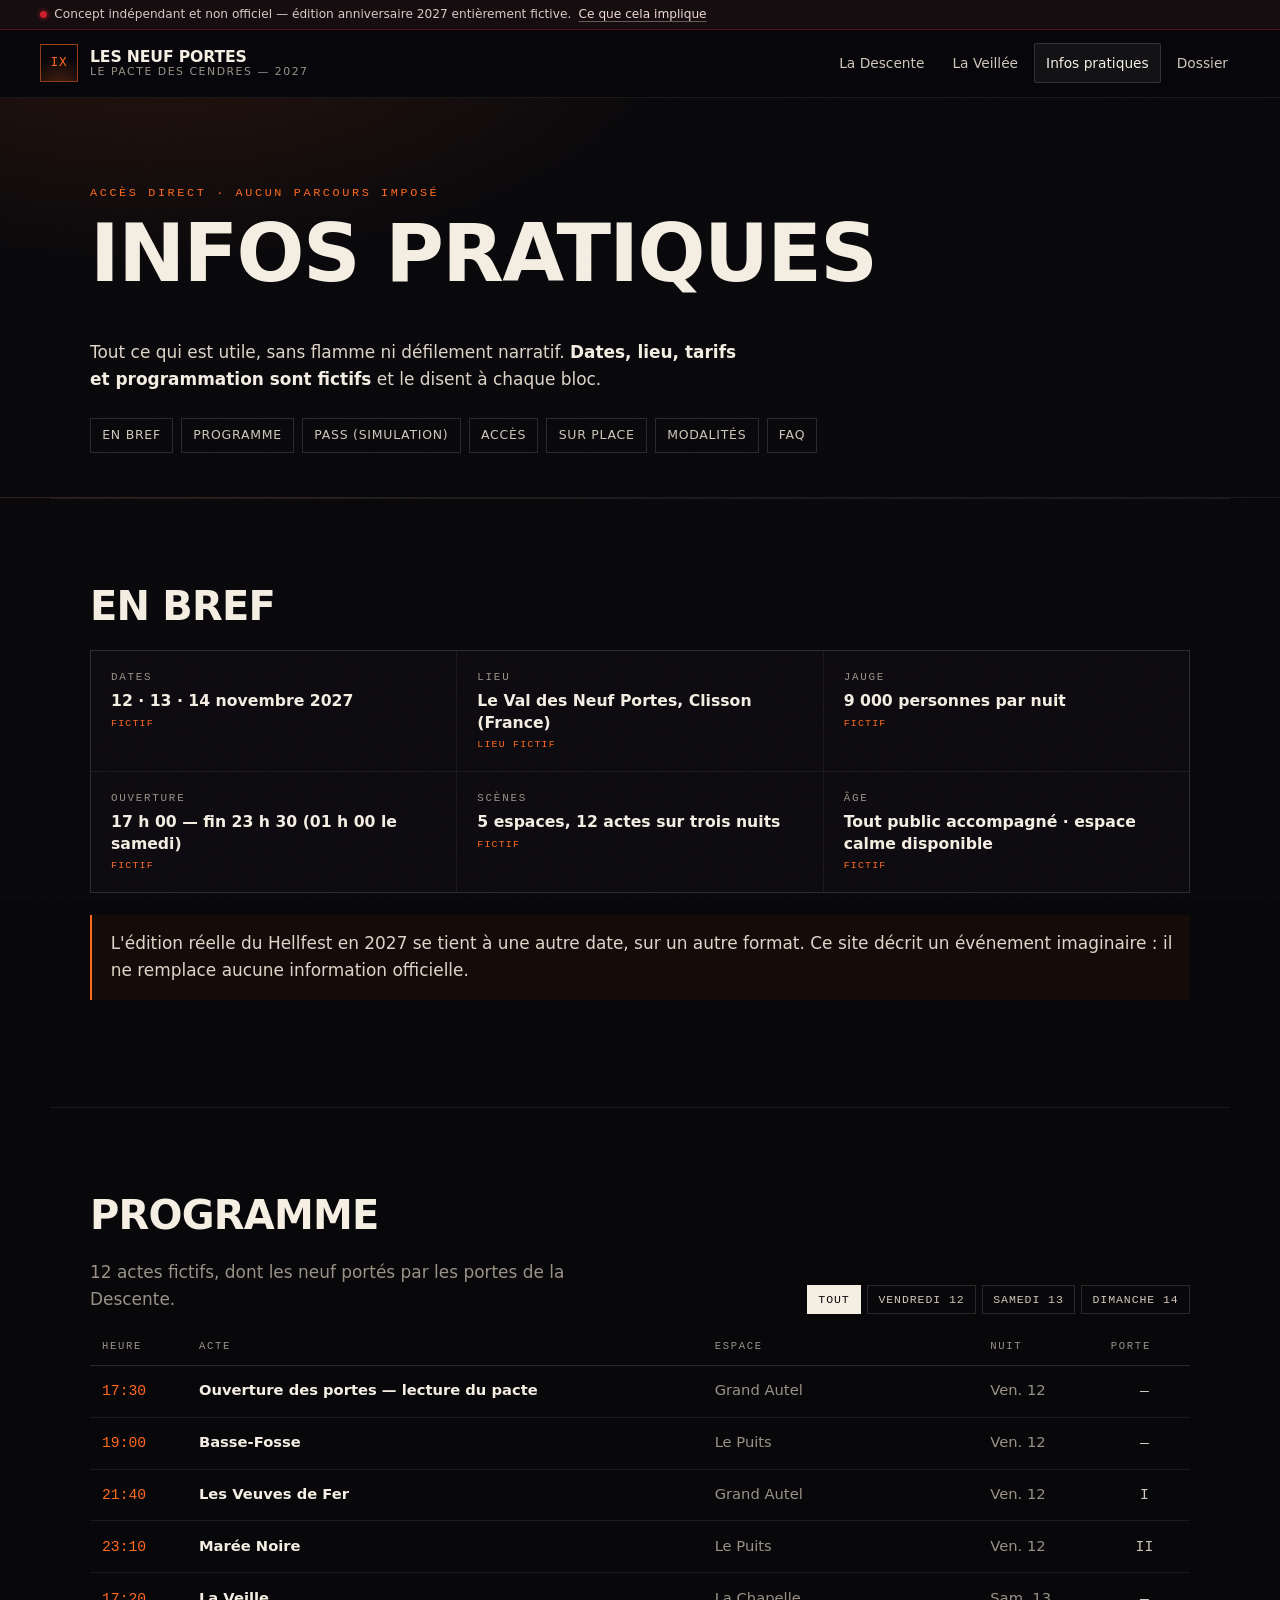
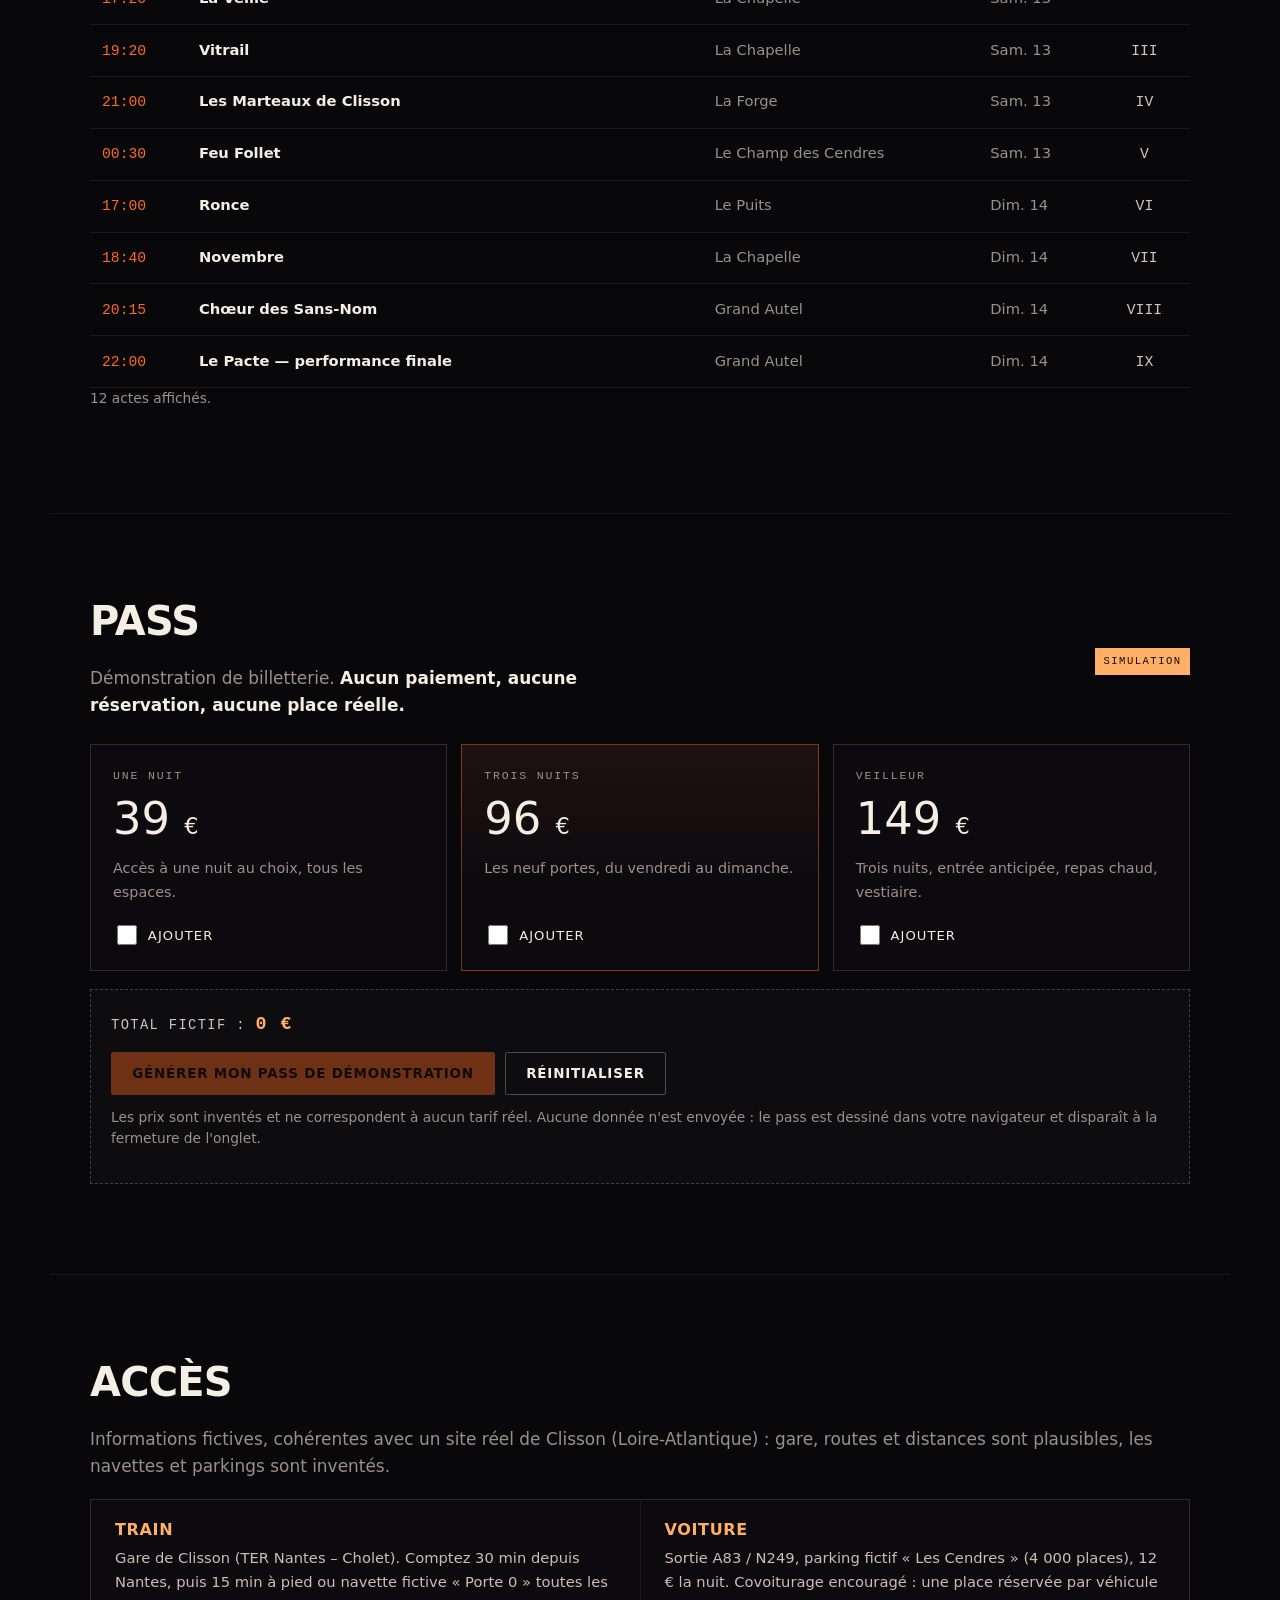
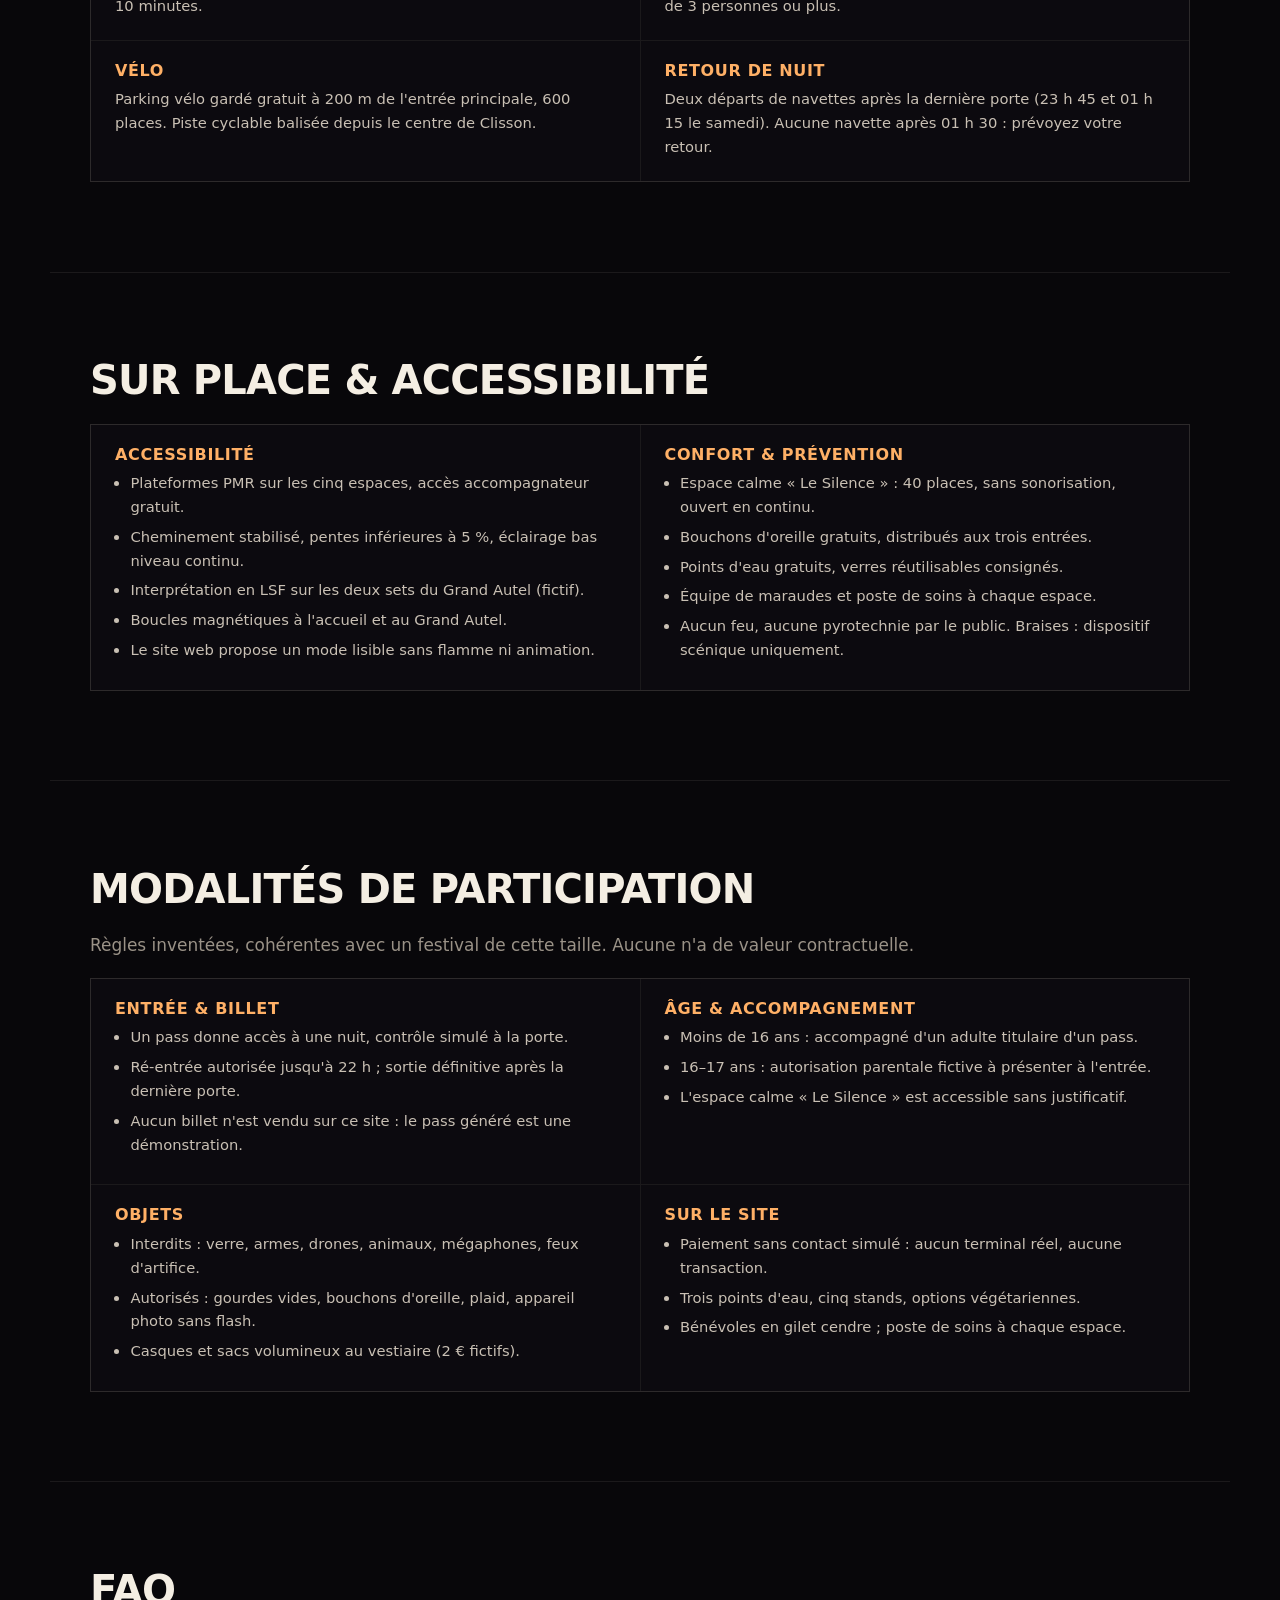
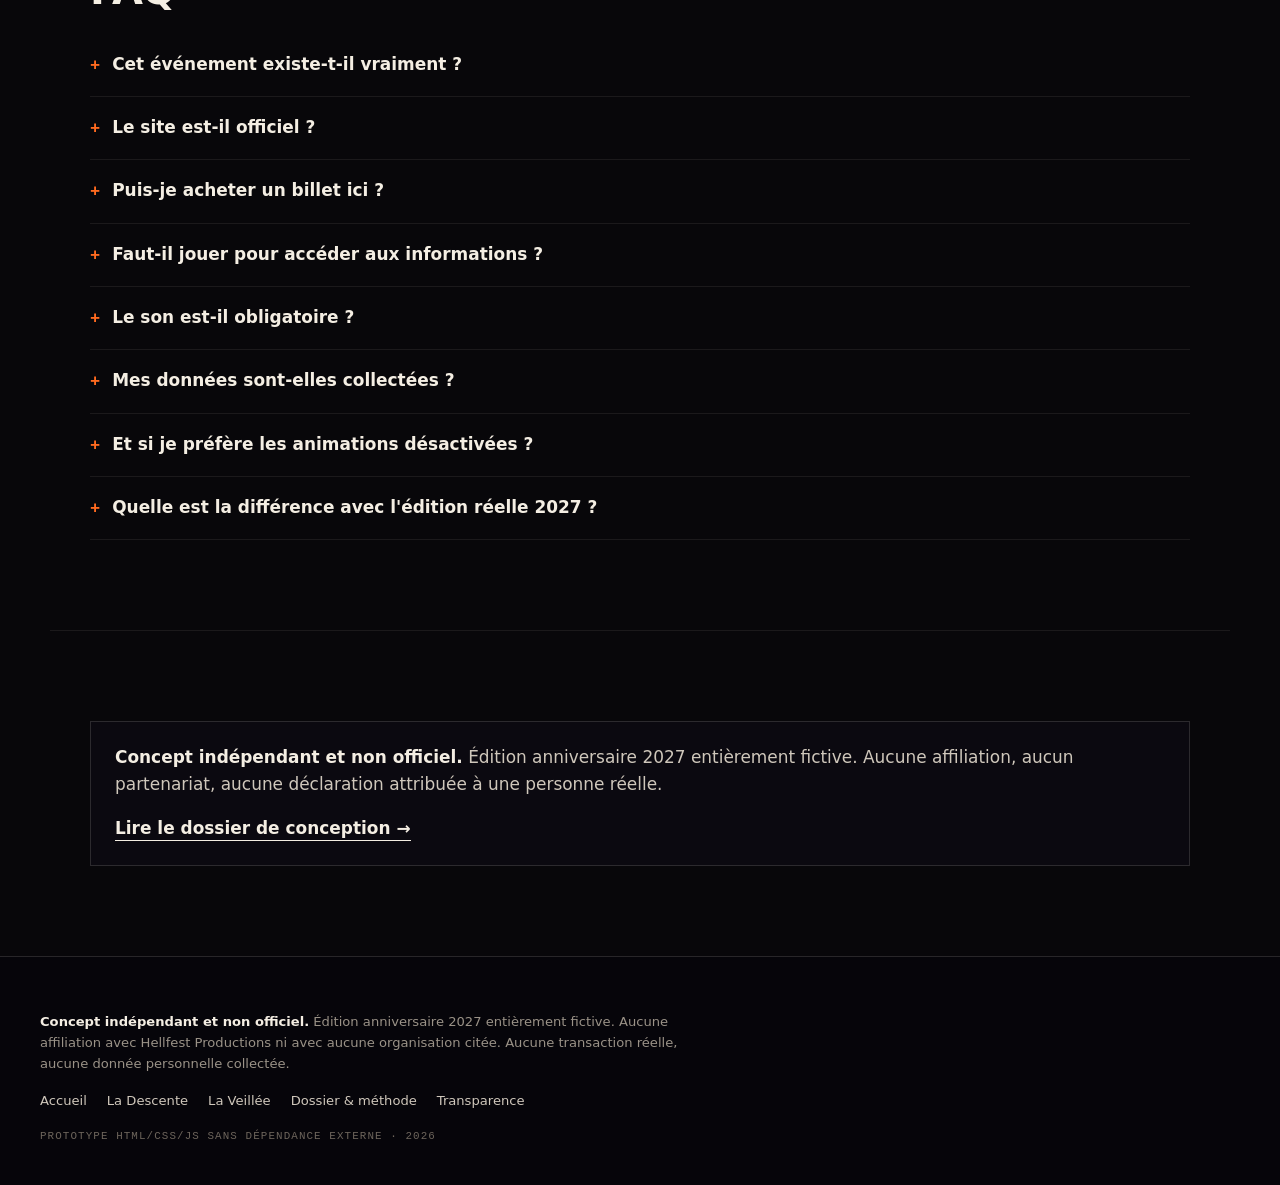
<file: infos.html>
<!DOCTYPE html>
<html lang="fr">
<head>
<meta charset="utf-8">
<meta name="viewport" content="width=device-width, initial-scale=1">
<link rel="icon" href="data:image/svg+xml,%3Csvg%20xmlns='http://www.w3.org/2000/svg'%20viewBox='0%200%2032%2032'%3E%3Crect%20width='32'%20height='32'%20fill='%2308070a'/%3E%3Cpath%20d='M16%204c4%205%207%209%207%2013a7%207%200%201%201-14%200c0-3%202-6%204-9%200%203%201%204%202%204%201%200%201-3%201-8z'%20fill='%23ff6a1f'/%3E%3C/svg%3E">
<title>Infos pratiques — Les Neuf Portes (fiction 2027)</title>
<meta name="description" content="Programme, tarifs fictifs, accès, accessibilité et FAQ de l'édition anniversaire fictive 2027. Prototype non officiel.">
<link rel="stylesheet" href="assets/styles.css">
</head>
<body>
<a class="skip" href="#main">Aller au contenu principal</a>

<div class="strip" role="note">
  <span class="strip-dot" aria-hidden="true"></span>
  Concept indépendant et non officiel — édition anniversaire 2027 entièrement fictive.
  <a href="dossier.html#transparence">Ce que cela implique</a>
</div>

<header class="bar">
  <a class="brand" href="index.html" aria-label="Les Neuf Portes, accueil">
    <span class="brand-mark" aria-hidden="true">IX</span>
    <span class="brand-txt"><strong>Les Neuf Portes</strong><em>Le Pacte des Cendres — 2027</em></span>
  </a>
  <nav class="nav" id="nav" aria-label="Navigation principale">
    <a href="descente.html">La Descente</a>
    <a href="veillee.html">La Veillée</a>
    <a href="infos.html" aria-current="page">Infos pratiques</a>
    <a href="dossier.html">Dossier</a>
  </nav>
  <button class="burger" id="burger" aria-expanded="false" aria-controls="nav">Menu</button>
</header>

<main id="main">

  <section class="page-head">
    <div class="wrap">
      <p class="kicker">Accès direct · aucun parcours imposé</p>
      <h1>Infos pratiques</h1>
      <p class="page-lead">Tout ce qui est utile, sans flamme ni défilement narratif.
      <strong>Dates, lieu, tarifs et programmation sont fictifs</strong> et le disent à chaque bloc.</p>
      <nav class="subnav" aria-label="Sommaire de la page">
        <a href="#bref">En bref</a>
        <a href="#programme">Programme</a>
        <a href="#billets">Pass (simulation)</a>
        <a href="#acces">Accès</a>
        <a href="#surplace">Sur place</a>
        <a href="#modalites">Modalités</a>
        <a href="#faq">FAQ</a>
      </nav>
    </div>
  </section>

  <section id="bref" class="wrap section">
    <h2>En bref</h2>
    <div class="facts">
      <div class="fact"><span class="fact-k">Dates</span><span class="fact-v">12 · 13 · 14 novembre 2027</span><span class="fact-tag">Fictif</span></div>
      <div class="fact"><span class="fact-k">Lieu</span><span class="fact-v">Le Val des Neuf Portes, Clisson (France)</span><span class="fact-tag">Lieu fictif</span></div>
      <div class="fact"><span class="fact-k">Jauge</span><span class="fact-v">9 000 personnes par nuit</span><span class="fact-tag">Fictif</span></div>
      <div class="fact"><span class="fact-k">Ouverture</span><span class="fact-v">17 h 00 — fin 23 h 30 (01 h 00 le samedi)</span><span class="fact-tag">Fictif</span></div>
      <div class="fact"><span class="fact-k">Scènes</span><span class="fact-v">5 espaces, 12 actes sur trois nuits</span><span class="fact-tag">Fictif</span></div>
      <div class="fact"><span class="fact-k">Âge</span><span class="fact-v">Tout public accompagné · espace calme disponible</span><span class="fact-tag">Fictif</span></div>
    </div>
    <p class="callout">L'édition réelle du Hellfest en 2027 se tient à une autre date, sur un autre format.
    Ce site décrit un événement imaginaire : il ne remplace aucune information officielle.</p>
  </section>

  <section id="programme" class="wrap section">
    <div class="section-head">
      <div>
        <h2>Programme</h2>
        <p class="muted">12 actes fictifs, dont les neuf portés par les portes de la Descente.</p>
      </div>
      <div class="filters" role="group" aria-label="Filtrer le programme">
        <button class="chip is-active" data-night="all" aria-pressed="true">Tout</button>
        <button class="chip" data-night="ven" aria-pressed="false">Vendredi 12</button>
        <button class="chip" data-night="sam" aria-pressed="false">Samedi 13</button>
        <button class="chip" data-night="dim" aria-pressed="false">Dimanche 14</button>
      </div>
    </div>

    <table class="prog" id="progTable">
      <caption class="sr-only">Programmation fictive de l'édition 2027, filtrable par nuit</caption>
      <thead>
        <tr><th scope="col">Heure</th><th scope="col">Acte</th><th scope="col">Espace</th><th scope="col">Nuit</th><th scope="col">Porte</th></tr>
      </thead>
      <tbody>
        <tr data-night="ven"><td>17:30</td><td>Ouverture des portes — lecture du pacte</td><td>Grand Autel</td><td>Ven. 12</td><td>—</td></tr>
        <tr data-night="ven"><td>19:00</td><td>Basse-Fosse</td><td>Le Puits</td><td>Ven. 12</td><td>—</td></tr>
        <tr data-night="ven"><td>21:40</td><td>Les Veuves de Fer</td><td>Grand Autel</td><td>Ven. 12</td><td>I</td></tr>
        <tr data-night="ven"><td>23:10</td><td>Marée Noire</td><td>Le Puits</td><td>Ven. 12</td><td>II</td></tr>
        <tr data-night="sam"><td>17:20</td><td>La Veille</td><td>La Chapelle</td><td>Sam. 13</td><td>—</td></tr>
        <tr data-night="sam"><td>19:20</td><td>Vitrail</td><td>La Chapelle</td><td>Sam. 13</td><td>III</td></tr>
        <tr data-night="sam"><td>21:00</td><td>Les Marteaux de Clisson</td><td>La Forge</td><td>Sam. 13</td><td>IV</td></tr>
        <tr data-night="sam"><td>00:30</td><td>Feu Follet</td><td>Le Champ des Cendres</td><td>Sam. 13</td><td>V</td></tr>
        <tr data-night="dim"><td>17:00</td><td>Ronce</td><td>Le Puits</td><td>Dim. 14</td><td>VI</td></tr>
        <tr data-night="dim"><td>18:40</td><td>Novembre</td><td>La Chapelle</td><td>Dim. 14</td><td>VII</td></tr>
        <tr data-night="dim"><td>20:15</td><td>Chœur des Sans-Nom</td><td>Grand Autel</td><td>Dim. 14</td><td>VIII</td></tr>
        <tr data-night="dim"><td>22:00</td><td>Le Pacte — performance finale</td><td>Grand Autel</td><td>Dim. 14</td><td>IX</td></tr>
      </tbody>
    </table>
    <p class="small muted" id="progCount" aria-live="polite">12 actes affichés.</p>
  </section>

  <section id="billets" class="wrap section">
    <div class="section-head">
      <div>
        <h2>Pass</h2>
        <p class="muted">Démonstration de billetterie. <strong>Aucun paiement, aucune réservation, aucune place réelle.</strong></p>
      </div>
      <span class="badge-warn">Simulation</span>
    </div>

    <div class="pass-grid">
      <div class="pass" data-price="39">
        <p class="pass-name">Une nuit</p>
        <p class="pass-price">39 <span>€</span></p>
        <p class="pass-desc">Accès à une nuit au choix, tous les espaces.</p>
        <label class="check"><input type="checkbox" class="pass-check" value="39" data-label="Une nuit"> Ajouter</label>
      </div>
      <div class="pass pass-mid" data-price="96">
        <p class="pass-name">Trois nuits</p>
        <p class="pass-price">96 <span>€</span></p>
        <p class="pass-desc">Les neuf portes, du vendredi au dimanche.</p>
        <label class="check"><input type="checkbox" class="pass-check" value="96" data-label="Trois nuits"> Ajouter</label>
      </div>
      <div class="pass" data-price="149">
        <p class="pass-name">Veilleur</p>
        <p class="pass-price">149 <span>€</span></p>
        <p class="pass-desc">Trois nuits, entrée anticipée, repas chaud, vestiaire.</p>
        <label class="check"><input type="checkbox" class="pass-check" value="149" data-label="Veilleur"> Ajouter</label>
      </div>
    </div>

    <div class="cart" aria-live="polite">
      <p class="cart-total">Total fictif : <strong id="cartTotal">0 €</strong></p>
      <div class="cart-actions">
        <button class="btn btn-primary" id="makePass" disabled>Générer mon pass de démonstration</button>
        <button class="btn btn-ghost" id="resetPass">Réinitialiser</button>
      </div>
      <p class="small muted">Les prix sont inventés et ne correspondent à aucun tarif réel. Aucune donnée n'est envoyée :
      le pass est dessiné dans votre navigateur et disparaît à la fermeture de l'onglet.</p>
    </div>

    <div class="ticket" id="ticket" hidden>
      <div class="ticket-main">
        <p class="ticket-k">Pass de démonstration</p>
        <p class="ticket-name" id="ticketName">Les Neuf Portes</p>
        <p class="ticket-meta" id="ticketMeta">12–14 novembre 2027 · Le Val des Neuf Portes, Clisson</p>
        <p class="ticket-warn">NON VALABLE — aucune entrée réelle. Aucune transaction effectuée.</p>
      </div>
      <div class="ticket-sigil" id="ticketSigil" aria-hidden="true"></div>
    </div>
  </section>

  <section id="acces" class="wrap section">
    <h2>Accès</h2>
    <p class="muted">Informations fictives, cohérentes avec un site réel de Clisson (Loire-Atlantique) : gare, routes et distances sont plausibles, les navettes et parkings sont inventés.</p>
    <div class="cols">
      <article class="col">
        <h3>Train</h3>
        <p>Gare de Clisson (TER Nantes – Cholet). Comptez 30 min depuis Nantes, puis 15 min à pied
        ou navette fictive « Porte 0 » toutes les 10 minutes.</p>
      </article>
      <article class="col">
        <h3>Voiture</h3>
        <p>Sortie A83 / N249, parking fictif « Les Cendres » (4 000 places), 12 € la nuit.
        Covoiturage encouragé : une place réservée par véhicule de 3 personnes ou plus.</p>
      </article>
      <article class="col">
        <h3>Vélo</h3>
        <p>Parking vélo gardé gratuit à 200 m de l'entrée principale, 600 places.
        Piste cyclable balisée depuis le centre de Clisson.</p>
      </article>
      <article class="col">
        <h3>Retour de nuit</h3>
        <p>Deux départs de navettes après la dernière porte (23 h 45 et 01 h 15 le samedi).
        Aucune navette après 01 h 30 : prévoyez votre retour.</p>
      </article>
    </div>
  </section>

  <section id="surplace" class="wrap section">
    <h2>Sur place &amp; accessibilité</h2>
    <div class="cols">
      <article class="col">
        <h3>Accessibilité</h3>
        <ul class="list">
          <li>Plateformes PMR sur les cinq espaces, accès accompagnateur gratuit.</li>
          <li>Cheminement stabilisé, pentes inférieures à 5 %, éclairage bas niveau continu.</li>
          <li>Interprétation en LSF sur les deux sets du Grand Autel (fictif).</li>
          <li>Boucles magnétiques à l'accueil et au Grand Autel.</li>
          <li>Le site web propose un mode lisible sans flamme ni animation.</li>
        </ul>
      </article>
      <article class="col">
        <h3>Confort &amp; prévention</h3>
        <ul class="list">
          <li>Espace calme « Le Silence » : 40 places, sans sonorisation, ouvert en continu.</li>
          <li>Bouchons d'oreille gratuits, distribués aux trois entrées.</li>
          <li>Points d'eau gratuits, verres réutilisables consignés.</li>
          <li>Équipe de maraudes et poste de soins à chaque espace.</li>
          <li>Aucun feu, aucune pyrotechnie par le public. Braises : dispositif scénique uniquement.</li>
        </ul>
      </article>
    </div>
  </section>

  <section id="modalites" class="wrap section">
    <h2>Modalités de participation</h2>
    <p class="muted">Règles inventées, cohérentes avec un festival de cette taille. Aucune n'a de valeur contractuelle.</p>
    <div class="cols">
      <article class="col">
        <h3>Entrée &amp; billet</h3>
        <ul class="list">
          <li>Un pass donne accès à une nuit, contrôle simulé à la porte.</li>
          <li>Ré-entrée autorisée jusqu'à 22 h ; sortie définitive après la dernière porte.</li>
          <li>Aucun billet n'est vendu sur ce site : le pass généré est une démonstration.</li>
        </ul>
      </article>
      <article class="col">
        <h3>Âge &amp; accompagnement</h3>
        <ul class="list">
          <li>Moins de 16 ans : accompagné d'un adulte titulaire d'un pass.</li>
          <li>16–17 ans : autorisation parentale fictive à présenter à l'entrée.</li>
          <li>L'espace calme « Le Silence » est accessible sans justificatif.</li>
        </ul>
      </article>
      <article class="col">
        <h3>Objets</h3>
        <ul class="list">
          <li>Interdits : verre, armes, drones, animaux, mégaphones, feux d'artifice.</li>
          <li>Autorisés : gourdes vides, bouchons d'oreille, plaid, appareil photo sans flash.</li>
          <li>Casques et sacs volumineux au vestiaire (2 € fictifs).</li>
        </ul>
      </article>
      <article class="col">
        <h3>Sur le site</h3>
        <ul class="list">
          <li>Paiement sans contact simulé : aucun terminal réel, aucune transaction.</li>
          <li>Trois points d'eau, cinq stands, options végétariennes.</li>
          <li>Bénévoles en gilet cendre ; poste de soins à chaque espace.</li>
        </ul>
      </article>
    </div>
  </section>

  <section id="faq" class="wrap section">
    <h2>FAQ</h2>
    <div class="faq">
      <details>
        <summary>Cet événement existe-t-il vraiment ?</summary>
        <p>Non. « Le Pacte des Cendres » est une édition anniversaire <strong>entièrement inventée</strong>
        pour un exercice de conception. Les dates, artistes, scènes, tarifs et lieux précis sont fictifs.</p>
      </details>
      <details>
        <summary>Le site est-il officiel ?</summary>
        <p>Non. Il s'agit d'un concept indépendant, non commandé et non validé par le Hellfest
        ou par une organisation citée. Voir la <a href="dossier.html#transparence">note de transparence</a>.</p>
      </details>
      <details>
        <summary>Puis-je acheter un billet ici ?</summary>
        <p>Non. Le bloc « Pass » est une démonstration visuelle : aucune transaction, aucun paiement,
        aucune place. Le pass généré porte la mention « non valable ».</p>
      </details>
      <details>
        <summary>Faut-il jouer pour accéder aux informations ?</summary>
        <p>Non. Cette page est complète et autonome. L'expérience immersive est une façon de découvrir,
        pas une condition d'accès.</p>
      </details>
      <details>
        <summary>Le son est-il obligatoire ?</summary>
        <p>Non. Aucun son ne démarre sans action de votre part. La nappe sonore de la Veillée est
        synthétisée en direct et se coupe d'un clic.</p>
      </details>
      <details>
        <summary>Mes données sont-elles collectées ?</summary>
        <p>Non. Aucun formulaire, aucun compte, aucun cookie de mesure d'audience, aucun appel réseau
        externe. Les braises et le pass restent dans la mémoire de l'onglet.</p>
      </details>
      <details>
        <summary>Et si je préfère les animations désactivées ?</summary>
        <p>Le site respecte la préférence système <em>réduire les animations</em> : les effets de flamme,
        de défilement et de pulsation sont neutralisés, et un bouton « Tout révéler » donne la version lisible.</p>
      </details>
      <details>
        <summary>Quelle est la différence avec l'édition réelle 2027 ?</summary>
        <p>L'édition réelle du festival se déroule en juin, sur quatre jours et avec une jauge bien supérieure.
        Ce prototype imagine au contraire une édition d'automne, courte, à jauge réduite, centrée sur un rituel.</p>
      </details>
    </div>
  </section>

  <section class="wrap section">
    <div class="notice-inline">
      <p><strong>Concept indépendant et non officiel.</strong> Édition anniversaire 2027 entièrement fictive.
      Aucune affiliation, aucun partenariat, aucune déclaration attribuée à une personne réelle.</p>
      <p><a class="link-arrow" href="dossier.html">Lire le dossier de conception</a></p>
    </div>
  </section>

</main>

<footer class="foot">
  <p class="foot-note"><strong>Concept indépendant et non officiel.</strong> Édition anniversaire 2027 entièrement fictive.
  Aucune affiliation avec Hellfest Productions ni avec aucune organisation citée. Aucune transaction réelle, aucune donnée personnelle collectée.</p>
  <nav class="foot-nav" aria-label="Liens de pied de page">
    <a href="index.html">Accueil</a>
    <a href="descente.html">La Descente</a>
    <a href="veillee.html">La Veillée</a>
    <a href="dossier.html">Dossier &amp; méthode</a>
    <a href="dossier.html#transparence">Transparence</a>
  </nav>
  <p class="foot-meta">Prototype HTML/CSS/JS sans dépendance externe · 2026</p>
</footer>

<script src="assets/app.js"></script>
<script src="assets/infos.js"></script>
</body>
</html>
</file>
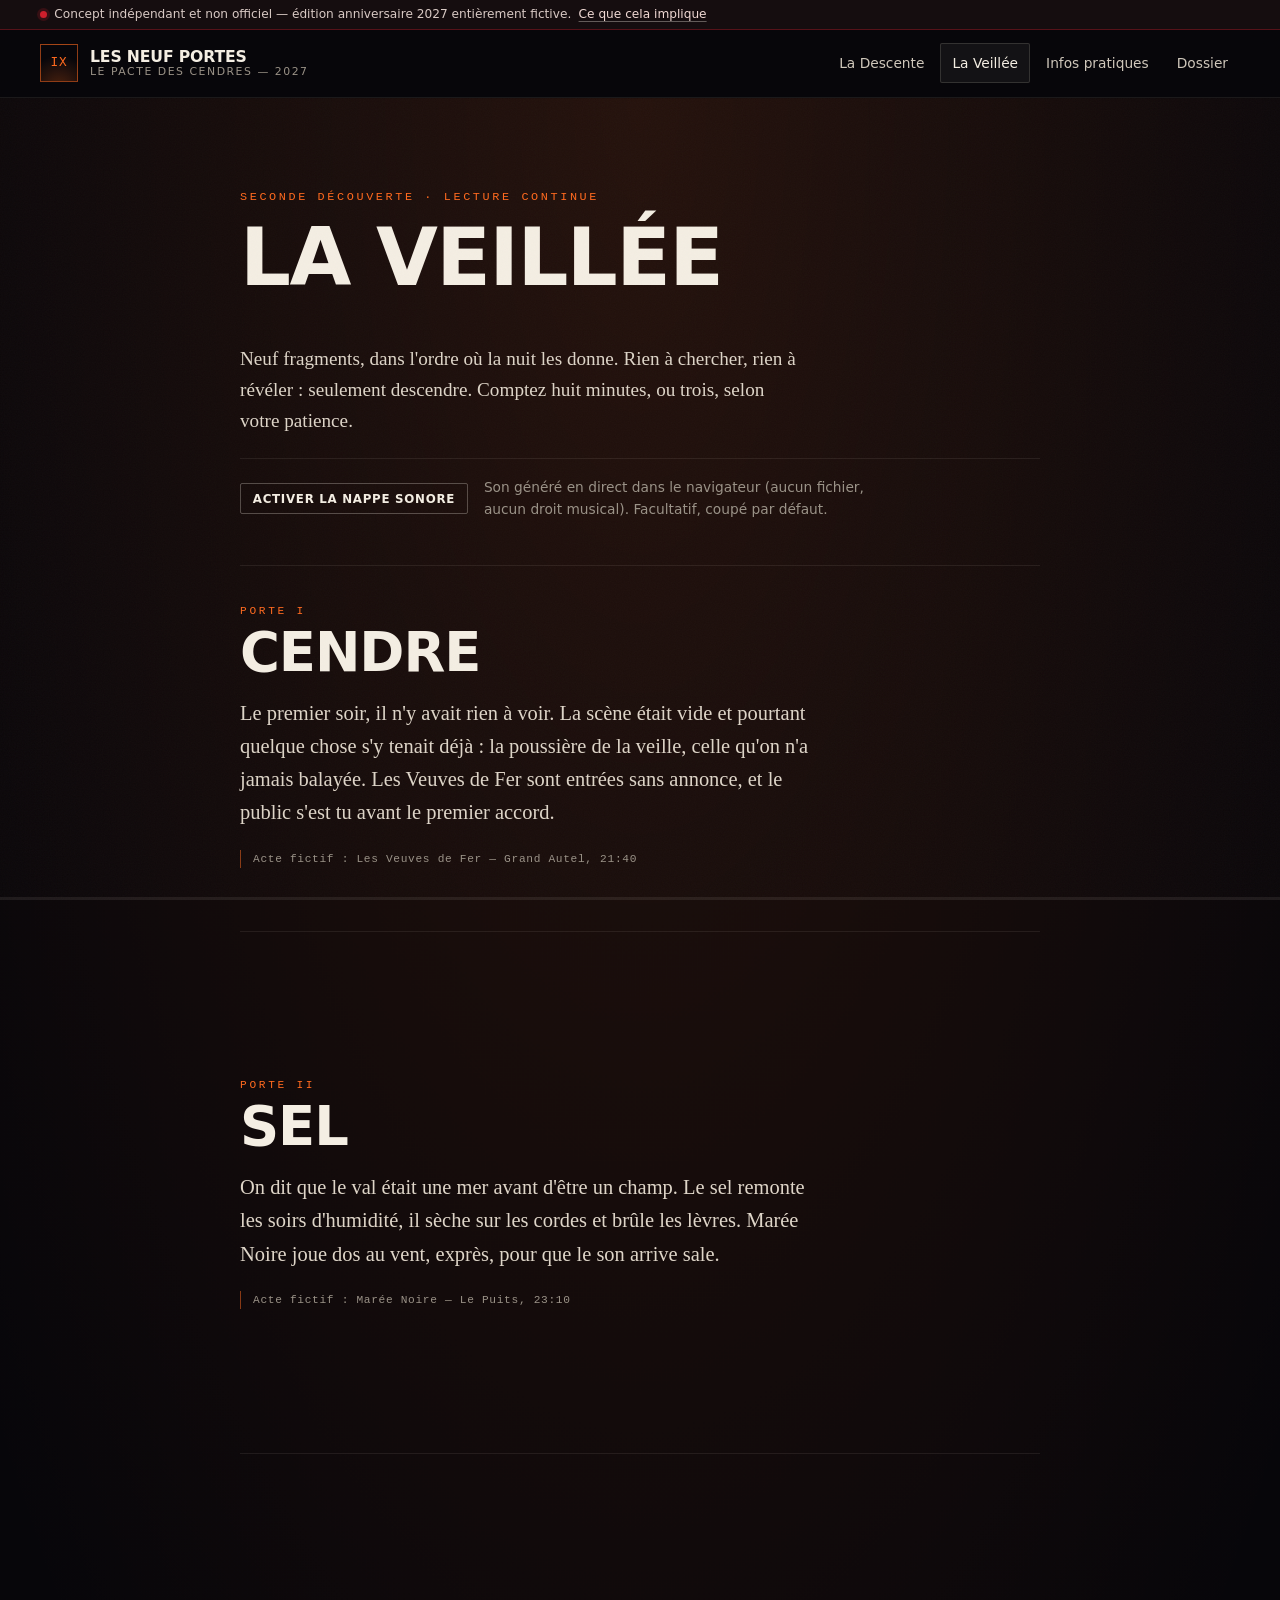
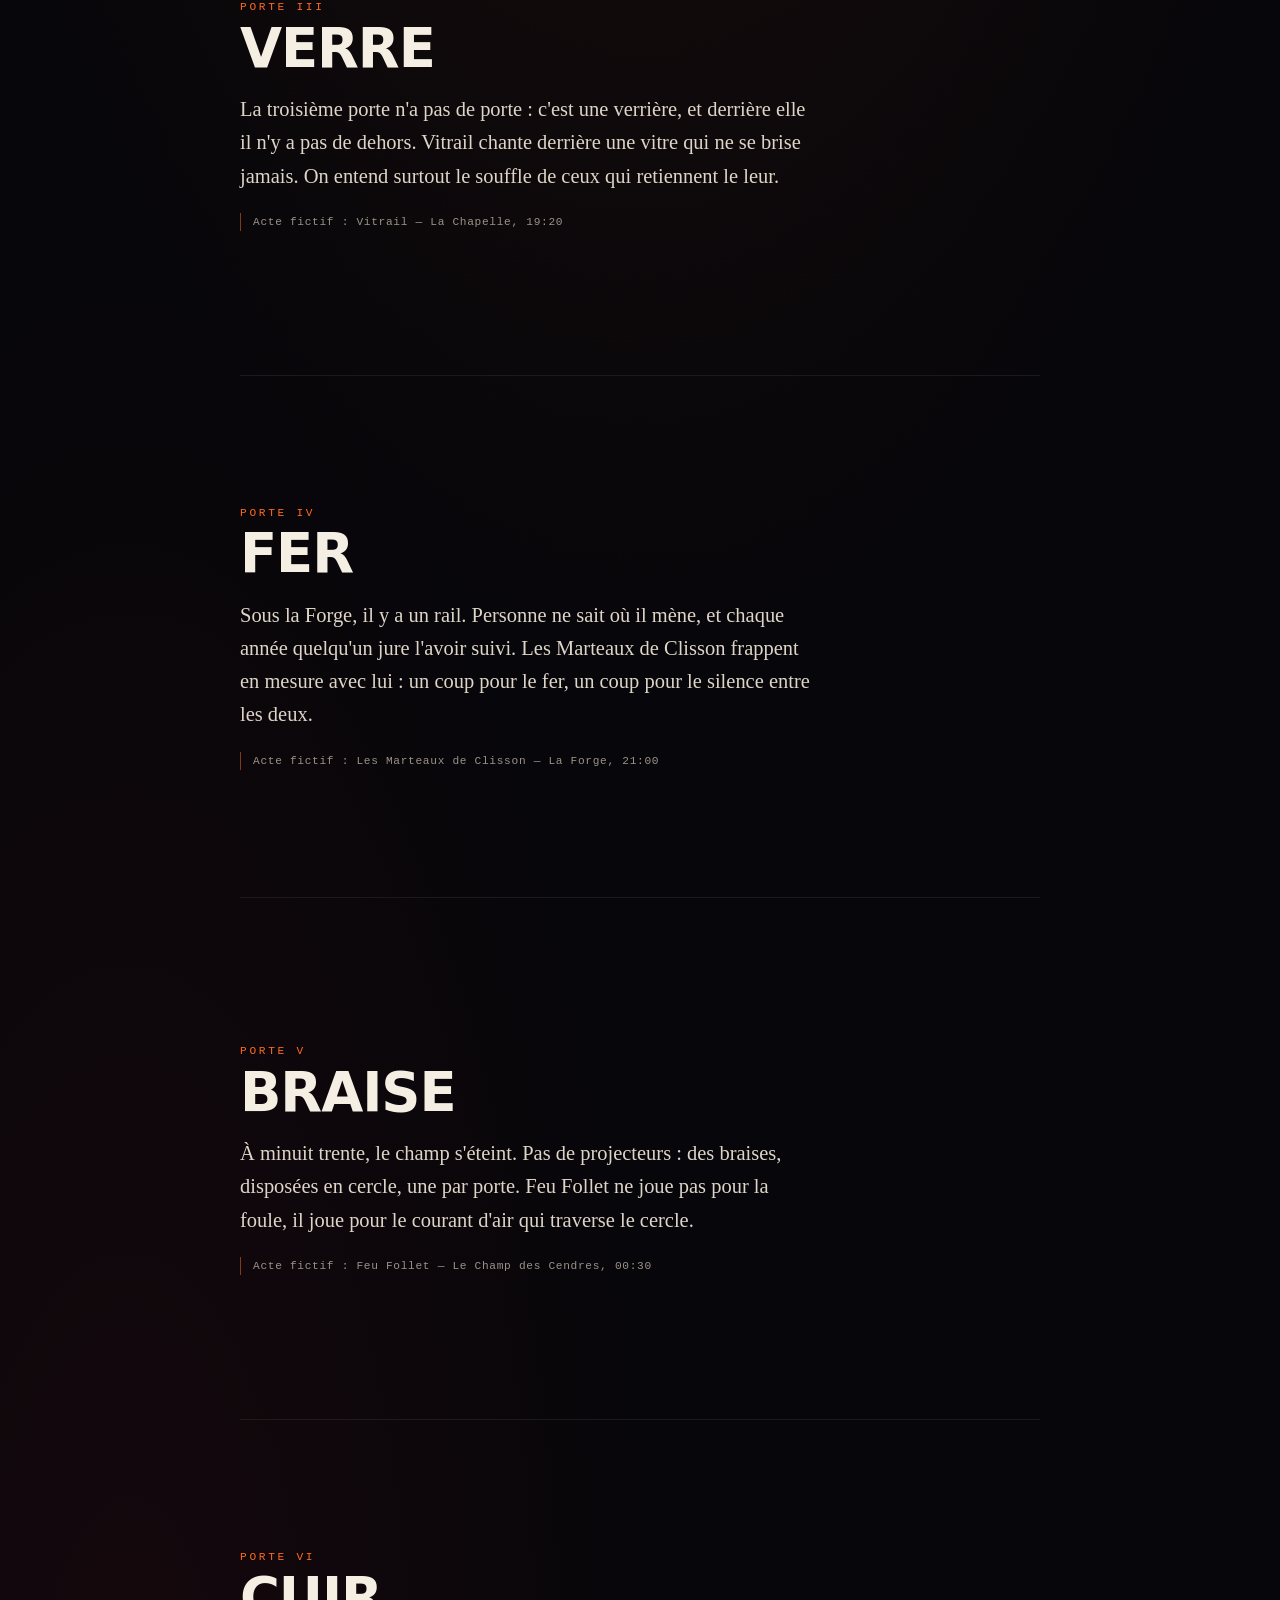
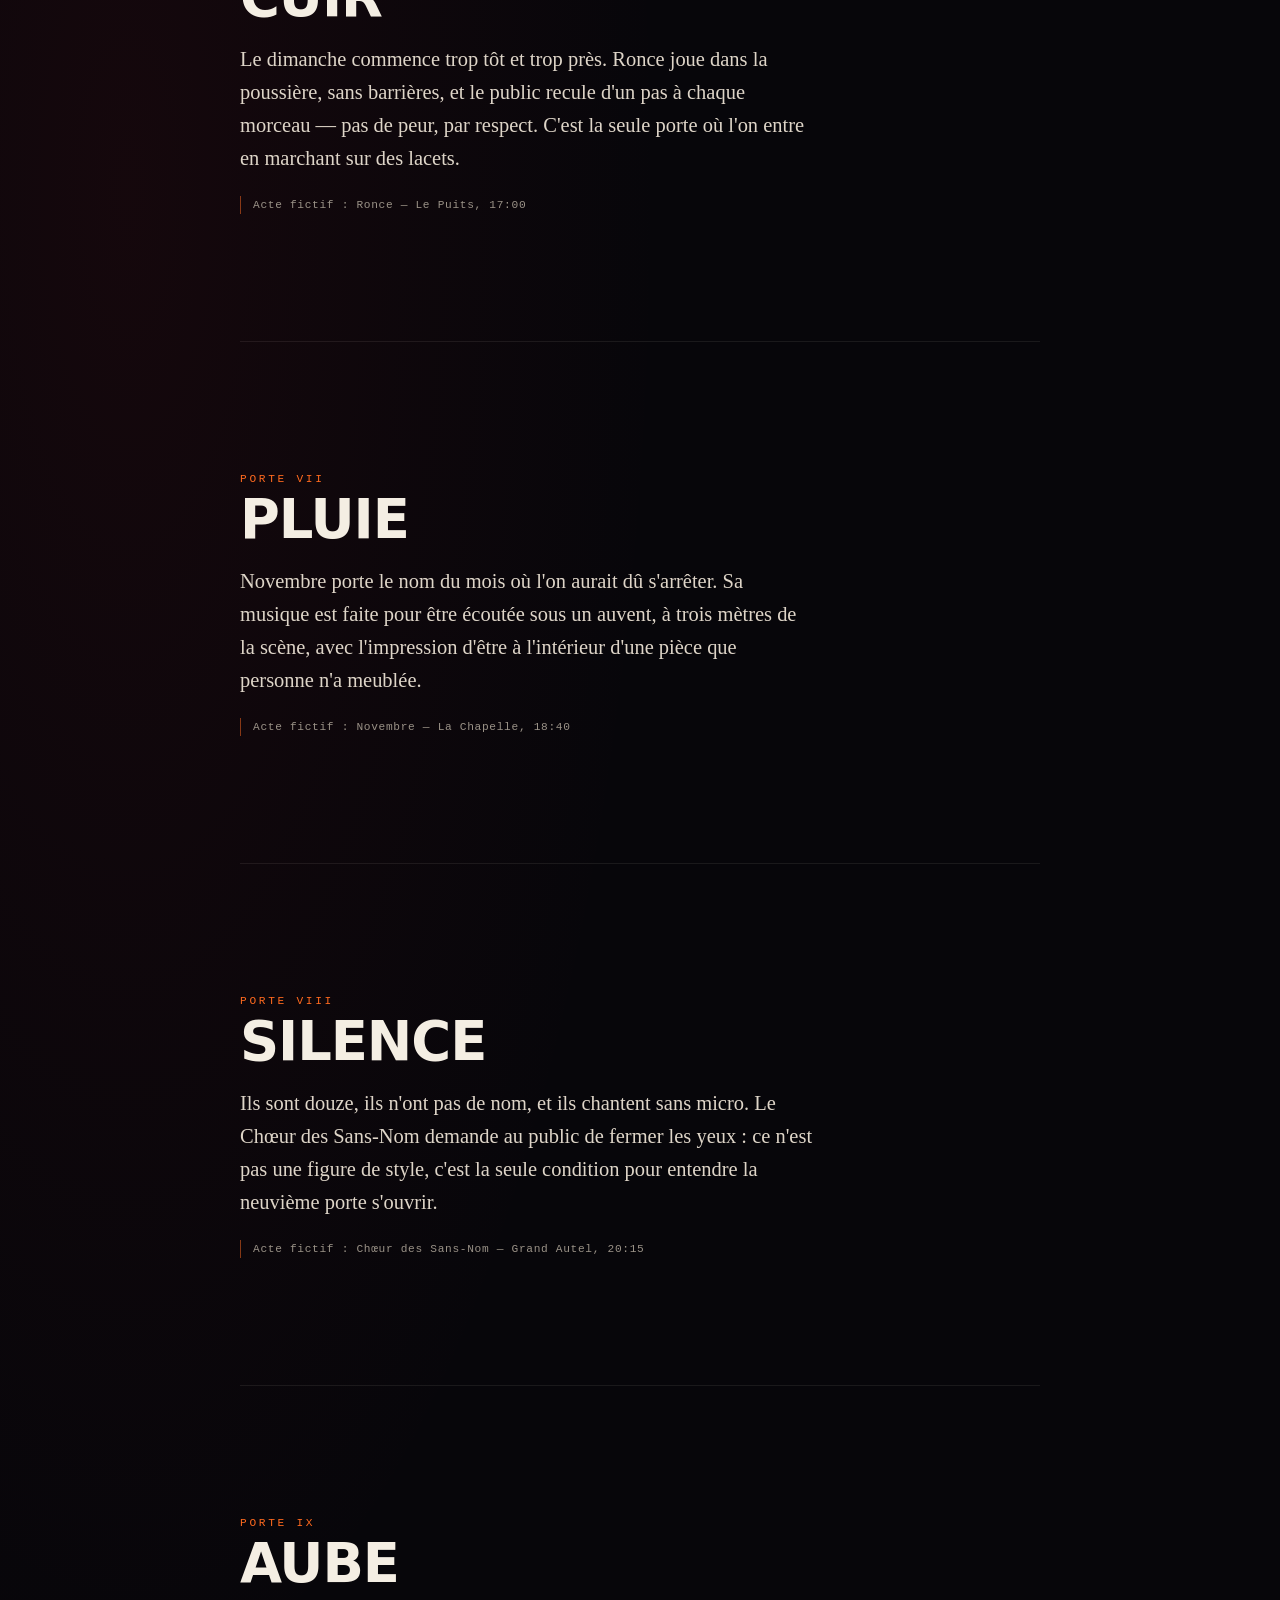
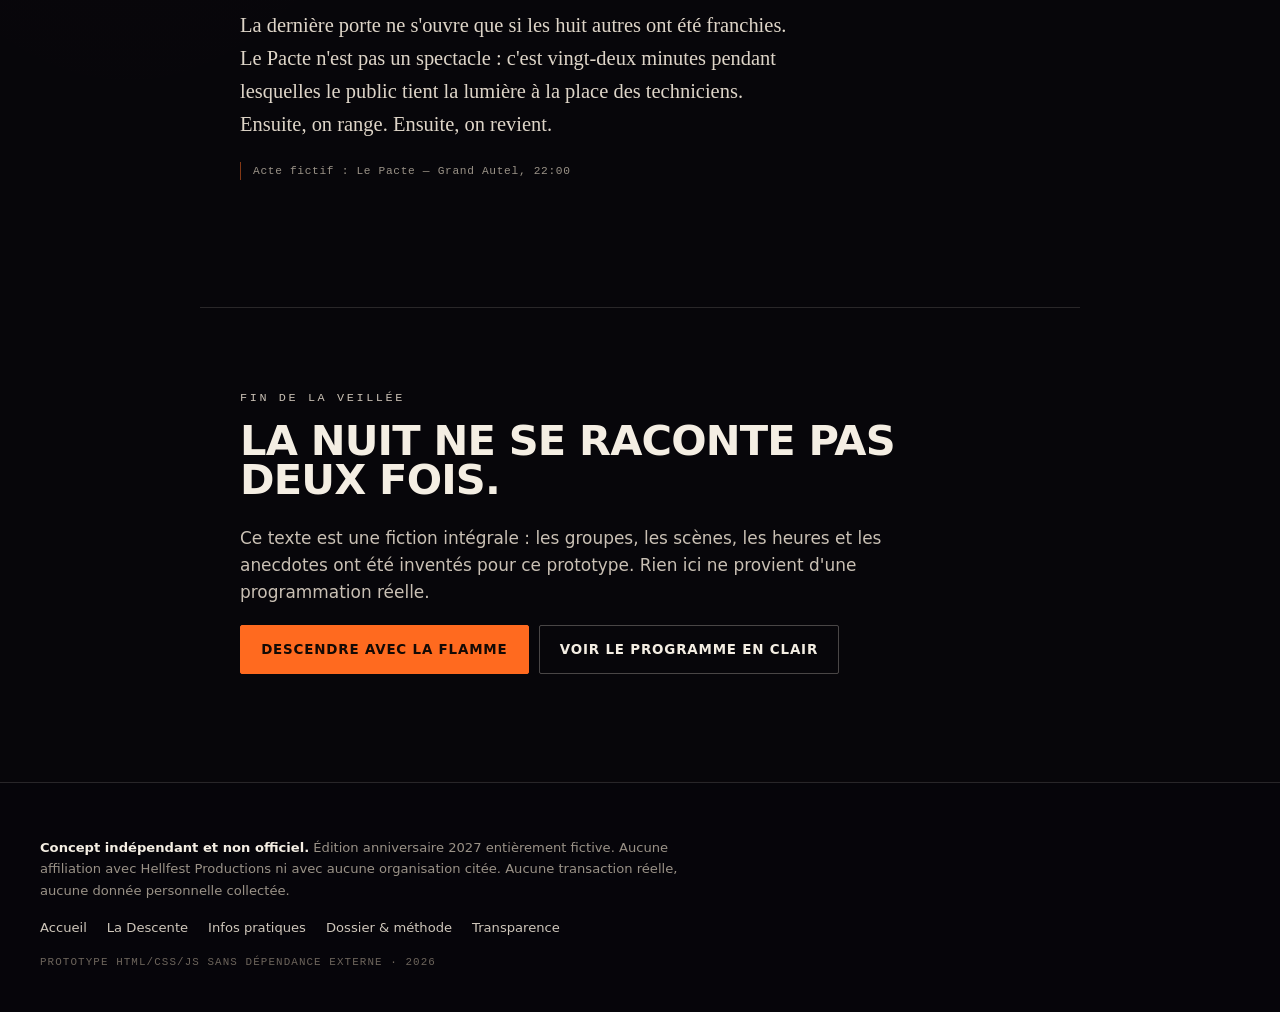
<file: veillee.html>
<!DOCTYPE html>
<html lang="fr">
<head>
<meta charset="utf-8">
<meta name="viewport" content="width=device-width, initial-scale=1">
<link rel="icon" href="data:image/svg+xml,%3Csvg%20xmlns='http://www.w3.org/2000/svg'%20viewBox='0%200%2032%2032'%3E%3Crect%20width='32'%20height='32'%20fill='%2308070a'/%3E%3Cpath%20d='M16%204c4%205%207%209%207%2013a7%207%200%201%201-14%200c0-3%202-6%204-9%200%203%201%204%202%204%201%200%201-3%201-8z'%20fill='%23ff6a1f'/%3E%3C/svg%3E">
<title>La Veillée — Les Neuf Portes (fiction 2027)</title>
<meta name="description" content="Seconde découverte : neuf fragments narratifs à lire dans le noir, avec une nappe sonore générée et facultative. Prototype fictif et non officiel.">
<link rel="stylesheet" href="assets/styles.css">
<link rel="stylesheet" href="assets/experience.css">
</head>
<body class="page-veillee">
<a class="skip" href="#main">Aller au contenu principal</a>

<div class="strip" role="note">
  <span class="strip-dot" aria-hidden="true"></span>
  Concept indépendant et non officiel — édition anniversaire 2027 entièrement fictive.
  <a href="dossier.html#transparence">Ce que cela implique</a>
</div>

<header class="bar">
  <a class="brand" href="index.html" aria-label="Les Neuf Portes, accueil">
    <span class="brand-mark" aria-hidden="true">IX</span>
    <span class="brand-txt"><strong>Les Neuf Portes</strong><em>Le Pacte des Cendres — 2027</em></span>
  </a>
  <nav class="nav" id="nav" aria-label="Navigation principale">
    <a href="descente.html">La Descente</a>
    <a href="veillee.html" aria-current="page">La Veillée</a>
    <a href="infos.html">Infos pratiques</a>
    <a href="dossier.html">Dossier</a>
  </nav>
  <button class="burger" id="burger" aria-expanded="false" aria-controls="nav">Menu</button>
</header>

<main id="main">

  <section class="veille" id="veille">
    <header class="veille-head">
      <p class="kicker">Seconde découverte · lecture continue</p>
      <h1>La Veillée</h1>
      <p class="veille-lead">
        Neuf fragments, dans l'ordre où la nuit les donne. Rien à chercher, rien à révéler :
        seulement descendre. Comptez huit minutes, ou trois, selon votre patience.
      </p>
      <div class="veille-tools">
        <button class="btn btn-small btn-ghost" id="soundBtn" aria-pressed="false">
          Activer la nappe sonore
        </button>
        <p class="small muted" id="soundNote">Son généré en direct dans le navigateur (aucun fichier, aucun droit musical). Facultatif, coupé par défaut.</p>
      </div>
    </header>

    <ol class="fragments">

      <li class="fragment" data-door="0">
        <p class="frag-rom">Porte I</p>
        <h2>Cendre</h2>
        <p class="frag-txt">Le premier soir, il n'y avait rien à voir. La scène était vide et pourtant
        quelque chose s'y tenait déjà : la poussière de la veille, celle qu'on n'a jamais balayée.
        Les Veuves de Fer sont entrées sans annonce, et le public s'est tu avant le premier accord.</p>
        <p class="frag-act">Acte fictif : Les Veuves de Fer — Grand Autel, 21:40</p>
      </li>

      <li class="fragment" data-door="1">
        <p class="frag-rom">Porte II</p>
        <h2>Sel</h2>
        <p class="frag-txt">On dit que le val était une mer avant d'être un champ. Le sel remonte
        les soirs d'humidité, il sèche sur les cordes et brûle les lèvres. Marée Noire joue dos au vent,
        exprès, pour que le son arrive sale.</p>
        <p class="frag-act">Acte fictif : Marée Noire — Le Puits, 23:10</p>
      </li>

      <li class="fragment" data-door="2">
        <p class="frag-rom">Porte III</p>
        <h2>Verre</h2>
        <p class="frag-txt">La troisième porte n'a pas de porte : c'est une verrière, et derrière elle
        il n'y a pas de dehors. Vitrail chante derrière une vitre qui ne se brise jamais.
        On entend surtout le souffle de ceux qui retiennent le leur.</p>
        <p class="frag-act">Acte fictif : Vitrail — La Chapelle, 19:20</p>
      </li>

      <li class="fragment" data-door="3">
        <p class="frag-rom">Porte IV</p>
        <h2>Fer</h2>
        <p class="frag-txt">Sous la Forge, il y a un rail. Personne ne sait où il mène, et chaque année
        quelqu'un jure l'avoir suivi. Les Marteaux de Clisson frappent en mesure avec lui :
        un coup pour le fer, un coup pour le silence entre les deux.</p>
        <p class="frag-act">Acte fictif : Les Marteaux de Clisson — La Forge, 21:00</p>
      </li>

      <li class="fragment" data-door="4">
        <p class="frag-rom">Porte V</p>
        <h2>Braise</h2>
        <p class="frag-txt">À minuit trente, le champ s'éteint. Pas de projecteurs : des braises,
        disposées en cercle, une par porte. Feu Follet ne joue pas pour la foule,
        il joue pour le courant d'air qui traverse le cercle.</p>
        <p class="frag-act">Acte fictif : Feu Follet — Le Champ des Cendres, 00:30</p>
      </li>

      <li class="fragment" data-door="5">
        <p class="frag-rom">Porte VI</p>
        <h2>Cuir</h2>
        <p class="frag-txt">Le dimanche commence trop tôt et trop près. Ronce joue dans la poussière,
        sans barrières, et le public recule d'un pas à chaque morceau — pas de peur, par respect.
        C'est la seule porte où l'on entre en marchant sur des lacets.</p>
        <p class="frag-act">Acte fictif : Ronce — Le Puits, 17:00</p>
      </li>

      <li class="fragment" data-door="6">
        <p class="frag-rom">Porte VII</p>
        <h2>Pluie</h2>
        <p class="frag-txt">Novembre porte le nom du mois où l'on aurait dû s'arrêter. Sa musique
        est faite pour être écoutée sous un auvent, à trois mètres de la scène, avec l'impression
        d'être à l'intérieur d'une pièce que personne n'a meublée.</p>
        <p class="frag-act">Acte fictif : Novembre — La Chapelle, 18:40</p>
      </li>

      <li class="fragment" data-door="7">
        <p class="frag-rom">Porte VIII</p>
        <h2>Silence</h2>
        <p class="frag-txt">Ils sont douze, ils n'ont pas de nom, et ils chantent sans micro.
        Le Chœur des Sans-Nom demande au public de fermer les yeux : ce n'est pas une figure de style,
        c'est la seule condition pour entendre la neuvième porte s'ouvrir.</p>
        <p class="frag-act">Acte fictif : Chœur des Sans-Nom — Grand Autel, 20:15</p>
      </li>

      <li class="fragment" data-door="8">
        <p class="frag-rom">Porte IX</p>
        <h2>Aube</h2>
        <p class="frag-txt">La dernière porte ne s'ouvre que si les huit autres ont été franchies.
        Le Pacte n'est pas un spectacle : c'est vingt-deux minutes pendant lesquelles le public
        tient la lumière à la place des techniciens. Ensuite, on range. Ensuite, on revient.</p>
        <p class="frag-act">Acte fictif : Le Pacte — Grand Autel, 22:00</p>
      </li>

    </ol>

    <section class="veille-end">
      <p class="eyebrow">Fin de la veillée</p>
      <h2>La nuit ne se raconte pas deux fois.</h2>
      <p>Ce texte est une fiction intégrale : les groupes, les scènes, les heures et les anecdotes
      ont été inventés pour ce prototype. Rien ici ne provient d'une programmation réelle.</p>
      <div class="after-links">
        <a class="btn btn-primary" href="descente.html">Descendre avec la flamme</a>
        <a class="btn btn-ghost" href="infos.html">Voir le programme en clair</a>
      </div>
    </section>
  </section>

  <div class="progress" aria-hidden="true"><span id="progBar"></span></div>

</main>

<footer class="foot">
  <p class="foot-note"><strong>Concept indépendant et non officiel.</strong> Édition anniversaire 2027 entièrement fictive.
  Aucune affiliation avec Hellfest Productions ni avec aucune organisation citée. Aucune transaction réelle, aucune donnée personnelle collectée.</p>
  <nav class="foot-nav" aria-label="Liens de pied de page">
    <a href="index.html">Accueil</a>
    <a href="descente.html">La Descente</a>
    <a href="infos.html">Infos pratiques</a>
    <a href="dossier.html">Dossier &amp; méthode</a>
    <a href="dossier.html#transparence">Transparence</a>
  </nav>
  <p class="foot-meta">Prototype HTML/CSS/JS sans dépendance externe · 2026</p>
</footer>

<script src="assets/app.js"></script>
<script src="assets/veillee.js"></script>
</body>
</html>
</file>
<file: assets/styles.css>
/* ==========================================================================
   LES NEUF PORTES — feuille de style principale
   Prototype fictif, non officiel. Aucune ressource externe, aucune police distante.
   ========================================================================== */

/* --- Jetons ---------------------------------------------------------------- */
:root{
  --bg: #08070a;
  --bg-2: #0c0a0f;
  --panel: #121017;
  --panel-2: #17141c;
  --bone: #f4eee3;
  --ash: #cfc7bb;
  --dim: #9a9287;
  --line: rgba(244,238,227,.14);
  --line-soft: rgba(244,238,227,.08);
  --ember: #ff6a1f;
  --ember-2: #ffb066;
  --blood: #cf1f2c;
  --ok: #8fc7a0;

  --font-display: "Arial Black", "Helvetica Neue", "Segoe UI", system-ui, sans-serif;
  --font-ui: "Helvetica Neue", "Segoe UI", system-ui, -apple-system, sans-serif;
  --font-serif: "Iowan Old Style", "Palatino Linotype", Palatino, "Book Antiqua", Georgia, serif;
  --font-mono: ui-monospace, SFMono-Regular, "SF Mono", Consolas, "Liberation Mono", monospace;

  --step: clamp(1rem, .96rem + .2vw, 1.06rem);
  --radius: 2px;
  --ease: cubic-bezier(.22,.61,.36,1);
  --bar-h: 68px;
}

/* --- Base ------------------------------------------------------------------ */
*,*::before,*::after{ box-sizing: border-box; }
[hidden]{ display: none !important; }
html{ -webkit-text-size-adjust: 100%; scroll-behavior: smooth; overflow-x: hidden; }
@media (prefers-reduced-motion: reduce){
  html{ scroll-behavior: auto; }
  *,*::before,*::after{ animation-duration: .001ms !important; animation-iteration-count: 1 !important;
    transition-duration: .001ms !important; }
}
body{
  margin:0; background: var(--bg); color: var(--ash);
  font-family: var(--font-ui); font-size: var(--step); line-height: 1.62;
  -webkit-font-smoothing: antialiased;
}
body::before{ /* grain procédural, aucune image externe */
  content:""; position: fixed; inset:0; z-index:1; pointer-events:none; opacity:.05;
  background-image: url("data:image/svg+xml;utf8,<svg xmlns='http://www.w3.org/2000/svg' width='160' height='160'><filter id='n'><feTurbulence type='fractalNoise' baseFrequency='.85' numOctaves='3'/></filter><rect width='160' height='160' filter='url(%23n)' opacity='.55'/></svg>");
}
img{ max-width:100%; display:block; }
a{ color: var(--bone); text-decoration-color: rgba(244,238,227,.35); text-underline-offset: .22em; }
a:hover{ color: var(--ember-2); }
h1,h2,h3,h4{ font-family: var(--font-display); color: var(--bone); text-transform: uppercase;
  letter-spacing: -.02em; line-height: .94; margin: 0 0 .6em; font-weight: 900; }
h1{ font-size: clamp(2.6rem, 7vw, 5rem); }
h2{ font-size: clamp(1.6rem, 3.4vw, 2.5rem); }
h3{ font-size: clamp(1.05rem, 1.8vw, 1.35rem); letter-spacing: .01em; }
p{ margin: 0 0 1em; }
ul,ol{ margin:0 0 1em; padding-left: 1.1em; }
kbd{ font-family: var(--font-mono); font-size: .78em; border:1px solid var(--line);
  border-bottom-width:2px; border-radius:3px; padding:.1em .4em; color: var(--bone); background: rgba(244,238,227,.06); }
strong{ color: var(--bone); font-weight: 700; }
::selection{ background: var(--ember); color:#120b07; }

:focus-visible{ outline: 3px solid var(--ember-2); outline-offset: 3px; border-radius: 2px; }

.sr-only{ position:absolute!important; width:1px; height:1px; padding:0; margin:-1px;
  overflow:hidden; clip:rect(0 0 0 0); white-space:nowrap; border:0; }
.skip{ position:absolute; left:-9999px; top:0; z-index:200; background: var(--bone); color:#0a090c;
  padding:.8em 1.2em; font-weight:700; }
.skip:focus{ left: 12px; top: 12px; }

.wrap{ width:100%; max-width: 1180px; margin-inline:auto; padding-inline: clamp(18px, 4vw, 40px); }
section[id]{ scroll-margin-top: calc(var(--bar-h) + 28px); }
.section{ padding-block: clamp(52px, 7vw, 92px); border-top: 1px solid var(--line-soft); }
.muted{ color: var(--dim); }
.small{ font-size: .86rem; line-height: 1.55; }
.kicker,.eyebrow{
  font-family: var(--font-mono); font-size: .74rem; letter-spacing: .22em; text-transform: uppercase;
  color: var(--ember); margin: 0 0 1.1em;
}
.eyebrow{ color: var(--dim); }
.link-arrow{ font-weight:700; text-decoration:none; border-bottom:1px solid currentColor; padding-bottom:2px; }
.link-arrow::after{ content:" →"; }

/* --- Bandeau de non-officialité ------------------------------------------- */
.strip{
  position: relative; z-index: 60; display:flex; flex-wrap: wrap; gap:.4em .6em; align-items:center;
  padding: .5em clamp(14px, 4vw, 40px); font-size:.76rem; line-height:1.35;
  background: #150d0f; color: #d8c9c4; border-bottom: 1px solid rgba(207,31,44,.35);
}
.strip a{ color:#f0d9d4; }
.strip-dot{ width:7px; height:7px; border-radius:50%; background: var(--blood); box-shadow:0 0 0 3px rgba(207,31,44,.18); flex:none; }

/* --- En-tête --------------------------------------------------------------- */
.bar{
  position: sticky; top:0; z-index: 50; display:flex; align-items:center; gap: 24px;
  min-height: var(--bar-h); padding: 10px clamp(14px, 4vw, 40px);
  background: rgba(8,7,10,.82); backdrop-filter: blur(14px) saturate(120%);
  border-bottom: 1px solid var(--line-soft);
}
.brand{ display:flex; align-items:center; gap:12px; text-decoration:none; color: var(--bone); margin-right:auto; flex: none; }
.brand-mark{
  width: 38px; height:38px; flex:none; display:grid; place-items:center;
  border:1px solid rgba(255,106,31,.55); color: var(--ember);
  font-family: var(--font-mono); font-size:.8rem; letter-spacing:.06em;
  background: radial-gradient(circle at 50% 120%, rgba(255,106,31,.28), transparent 70%);
}
.brand-txt{ display:flex; flex-direction:column; line-height:1.15; }
.brand-txt strong{ font-family: var(--font-display); text-transform: uppercase; font-size:.98rem; letter-spacing:-.01em; }
.brand-txt em{ font-style: normal; font-size:.68rem; letter-spacing:.14em; text-transform:uppercase; color: var(--dim); white-space: nowrap; }
.nav{ display:flex; gap: 4px; }
.nav a{
  text-decoration:none; color: var(--ash); font-size:.86rem; padding:.55em .8em; border-radius:2px;
  border:1px solid transparent; transition: color .2s var(--ease), background .2s var(--ease);
}
.nav a:hover{ color: var(--bone); background: rgba(244,238,227,.06); }
.nav a[aria-current="page"]{ color: var(--bone); border-color: var(--line); background: rgba(244,238,227,.05); }
.burger{ display:none; font-family: var(--font-mono); font-size:.72rem; letter-spacing:.16em;
  text-transform: uppercase; background:none; color: var(--bone); border:1px solid var(--line);
  padding:.7em 1em; cursor:pointer; }

@media (max-width: 860px){
  .burger{ display:inline-block; }
  .nav{
    position: fixed; inset: 0 0 auto 0; top: calc(var(--bar-h) + 30px);
    flex-direction: column; gap:0; padding: 8px 14px 18px;
    background: #0a090d; border-bottom:1px solid var(--line);
    transform: translateY(-140%); transition: transform .35s var(--ease); z-index: 45;
  }
  .nav.is-open{ transform: translateY(0); }
  .nav a{ padding: .95em .4em; border-bottom:1px solid var(--line-soft); font-size:1rem; }
}

/* --- Boutons --------------------------------------------------------------- */
.btn{
  display:inline-flex; align-items:center; justify-content:center; gap:.6em;
  font-family: var(--font-ui); font-size:.84rem; font-weight:700; letter-spacing:.06em;
  text-transform: uppercase; text-decoration:none; padding: .95em 1.5em; border-radius: var(--radius);
  border:1px solid transparent; cursor:pointer; transition: transform .18s var(--ease), background .18s var(--ease), color .18s var(--ease), border-color .18s var(--ease);
}
.btn:active{ transform: translateY(1px); }
.btn-primary{ background: var(--ember); color:#140a05; border-color: var(--ember); }
.btn-primary:hover{ background: var(--ember-2); border-color: var(--ember-2); color:#140a05; }
.btn-ghost{ background: transparent; color: var(--bone); border-color: rgba(244,238,227,.28); }
.btn-ghost:hover{ background: rgba(244,238,227,.08); border-color: var(--bone); color: var(--bone); }
.btn-small{ padding:.6em 1em; font-size:.74rem; }
.btn[disabled]{ opacity:.4; cursor:not-allowed; transform:none; }
.btn[aria-pressed="true"]{ background: rgba(255,106,31,.16); border-color: var(--ember); color: var(--ember-2); }

/* --- Accueil --------------------------------------------------------------- */
.hero{
  position: relative; overflow:hidden; padding: clamp(56px, 11vh, 120px) clamp(18px,4vw,40px) clamp(48px, 9vh, 96px);
  min-height: min(88vh, 820px); display:flex; flex-direction:column; justify-content:center;
  background:
    radial-gradient(70% 55% at 50% 108%, rgba(255,106,31,.30), transparent 70%),
    radial-gradient(50% 40% at 82% 8%, rgba(207,31,44,.16), transparent 70%),
    linear-gradient(180deg, #0a080c, #08070a 60%);
  border-bottom: 1px solid var(--line-soft);
}
.hero::after{
  content:""; position:absolute; inset:auto 0 0 0; height: 1px;
  background: linear-gradient(90deg, transparent, rgba(255,106,31,.6), transparent);
}
.hero > *{ max-width: 1180px; }
.hero-title,.hero-sub,.hero-lead,.hero-actions,.hero-foot{ margin-left: 0; margin-right: 0; }
.hero-arches{
  position:absolute; left:0; right:0; bottom:0; height: 68%; opacity:.85;
  pointer-events:none; z-index:0;
  -webkit-mask-image: linear-gradient(180deg, transparent, #000 45%);
  mask-image: linear-gradient(180deg, transparent, #000 45%);
}
.hero > .hero-arches{ max-width:none; }
.hero-title,.hero-sub,.hero-lead,.hero-actions,.hero-foot,.kicker{ position:relative; z-index:2; }
.hero-title{ font-size: clamp(3.2rem, 13vw, 10rem); letter-spacing: -.045em; margin: 0 0 .12em; }
.hero-title span{ color: transparent; -webkit-text-stroke: 1.5px rgba(244,238,227,.75); }
.hero-sub{ font-family: var(--font-serif); font-style: italic; font-size: clamp(1.1rem,2.4vw,1.7rem);
  color: var(--ember-2); margin: -.2em 0 1.1em; letter-spacing:.01em; }
.hero-lead{ font-family: var(--font-serif); font-size: clamp(1.05rem, 2vw, 1.32rem); color: #ded5c8;
  max-width: 46ch; line-height:1.55; }
.hero-actions{ display:flex; flex-wrap:wrap; gap: 12px; margin: 26px 0 18px; }
.hero-foot{ font-family: var(--font-mono); font-size:.72rem; letter-spacing:.1em; text-transform:uppercase; color: var(--dim); }

.embers{ position:absolute; inset:0; pointer-events:none; }
.embers i{
  position:absolute; left: var(--x); bottom: -10px; width: var(--s); height: var(--s); border-radius:50%;
  background: var(--ember-2); box-shadow: 0 0 12px 2px rgba(255,106,31,.65);
  animation: rise 12s linear infinite; animation-delay: var(--d); opacity:0;
}
@keyframes rise{
  0%{ transform: translateY(0) translateX(0); opacity:0; }
  12%{ opacity:.85; }
  70%{ opacity:.35; }
  100%{ transform: translateY(-72vh) translateX(28px); opacity:0; }
}
@media (prefers-reduced-motion: reduce){ .embers{ display:none; } }

.myth{ padding-block: clamp(52px,8vw,96px); border-bottom:1px solid var(--line-soft); }
.myth-grid{ display:grid; gap: clamp(24px,5vw,64px); grid-template-columns: 1.05fr .95fr; }
.myth-txt{ font-family: var(--font-serif); font-size: clamp(1rem,1.6vw,1.15rem); color:#ded5c8; }
.myth h2{ max-width: 22ch; }

.modes{ padding-block: clamp(52px,8vw,100px); border-bottom:1px solid var(--line-soft); }
.mode-grid{ display:grid; gap:1px; grid-template-columns: repeat(3, 1fr); background: var(--line-soft); border:1px solid var(--line-soft); }
.mode{
  position:relative; display:flex; flex-direction:column; gap:.55em; padding: clamp(22px,3vw,34px);
  background: var(--bg-2); text-decoration:none; color: var(--ash); transition: background .3s var(--ease);
}
.mode:hover{ background: var(--panel); }
.mode-n{ font-family: var(--font-mono); font-size:.72rem; letter-spacing:.2em; color: var(--ember); }
.mode h3{ font-size: clamp(1.4rem,2.6vw,1.9rem); margin:0; }
.mode-kind{ font-family: var(--font-mono); font-size:.68rem; letter-spacing:.14em; text-transform:uppercase; color: var(--dim); margin:0; }
.mode p{ font-size:.94rem; margin:0; }
.mode-cta{ margin-top:auto; padding-top:1.2em; font-weight:700; font-size:.82rem; letter-spacing:.06em;
  text-transform:uppercase; color: var(--bone); }
.mode-cta::after{ content:" →"; color: var(--ember); }
.mode:hover .mode-cta::after{ transform: translateX(4px); }

.lineup{ padding-block: clamp(48px,7vw,88px); border-bottom:1px solid var(--line-soft); }
.lineup-head{ display:flex; flex-wrap:wrap; gap:18px; align-items:flex-end; justify-content:space-between; margin-bottom: 26px; }
.lineup-head p{ max-width: 44ch; margin:0; }
.doors{ list-style:none; margin:0; padding:0; border-top:1px solid var(--line-soft); }
.doors li{
  display:grid; grid-template-columns: 46px 1fr 1.2fr; gap: 14px; align-items:baseline;
  padding: .85em 0; border-bottom:1px solid var(--line-soft); font-size:.95rem;
}
.door-rom{ font-family: var(--font-mono); font-size:.76rem; color: var(--ember); letter-spacing:.1em; }
.door-name{ font-family: var(--font-display); text-transform:uppercase; color: var(--bone); letter-spacing:-.01em; }
.door-act{ color: var(--dim); font-family: var(--font-serif); font-style:italic; }

.notice-home{ padding-block: clamp(48px,7vw,88px); background: #0b0910; }
.notice-grid{ display:grid; grid-template-columns: .8fr 1.2fr; gap: clamp(20px,5vw,56px); }
.notice-grid h2{ max-width: 14ch; }
.notice-grid p{ color:#d5ccbf; }

/* --- Pages intérieures ----------------------------------------------------- */
.page-head{ padding-block: clamp(46px,7vw,86px) clamp(28px,4vw,44px); border-bottom:1px solid var(--line-soft);
  background: radial-gradient(60% 90% at 12% -20%, rgba(255,106,31,.13), transparent 70%); }
.page-lead{ max-width: 62ch; color:#ded5c8; }
.subnav{ display:flex; flex-wrap:wrap; gap:8px; margin-top: 24px; }
.subnav a{ font-size:.78rem; letter-spacing:.06em; text-transform:uppercase; text-decoration:none;
  padding:.5em .9em; border:1px solid var(--line); color: var(--ash); }
.subnav a:hover{ border-color: var(--ember); color: var(--ember-2); }

.section-head{ display:flex; flex-wrap:wrap; gap:16px; justify-content:space-between; align-items:flex-end; margin-bottom:24px; }
.section-head p{ margin:0; max-width: 52ch; }
.callout{ border-left: 2px solid var(--ember); padding: .9em 0 .9em 1.1em; color:#ded5c8; background: rgba(255,106,31,.05); }

.facts{ display:grid; grid-template-columns: repeat(3,1fr); gap:1px; background: var(--line-soft); border:1px solid var(--line-soft); margin-bottom: 22px; }
.fact{ background: var(--bg-2); padding: 18px 20px; display:flex; flex-direction:column; gap:4px; }
.fact-k{ font-family: var(--font-mono); font-size:.68rem; letter-spacing:.16em; text-transform:uppercase; color: var(--dim); }
.fact-v{ color: var(--bone); font-weight:600; font-size:.98rem; line-height:1.35; }
.fact-tag{ font-family: var(--font-mono); font-size:.62rem; letter-spacing:.12em; text-transform:uppercase; color: var(--ember); }

.filters{ display:flex; flex-wrap:wrap; gap:6px; }
.chip{ font-family: var(--font-mono); font-size:.72rem; letter-spacing:.08em; text-transform:uppercase;
  background: transparent; color: var(--ash); border:1px solid var(--line); padding:.6em .9em; cursor:pointer; }
.chip:hover{ border-color: var(--bone); color: var(--bone); }
.chip.is-active{ background: var(--bone); color:#0a090c; border-color: var(--bone); }

.prog{ width:100%; border-collapse: collapse; font-size:.92rem; }
.prog caption{ text-align:left; }
.prog th{ text-align:left; font-family: var(--font-mono); font-size:.66rem; letter-spacing:.16em; text-transform:uppercase;
  color: var(--dim); font-weight:400; padding: 0 12px 10px; border-bottom:1px solid var(--line); }
.prog td{ padding: .85em 12px; border-bottom:1px solid var(--line-soft); vertical-align: baseline; }
.prog td:first-child{ font-family: var(--font-mono); color: var(--ember); white-space:nowrap; }
.prog td:nth-child(2){ color: var(--bone); font-weight:600; }
.prog td:nth-child(3),.prog td:nth-child(4){ color: var(--dim); }
.prog td:last-child{ font-family: var(--font-mono); color: var(--ash); text-align:center; }
.prog tr.is-hidden{ display:none; }
.prog tbody tr:hover{ background: rgba(244,238,227,.03); }

.badge-warn{ font-family: var(--font-mono); font-size:.66rem; letter-spacing:.14em; text-transform:uppercase;
  color:#140a05; background: var(--ember-2); padding:.45em .8em; align-self:center; }

.pass-grid{ display:grid; grid-template-columns: repeat(3,1fr); gap:14px; }
.pass{ border:1px solid var(--line); background: var(--bg-2); padding: 22px; display:flex; flex-direction:column; gap:.4em; }
.pass-mid{ border-color: rgba(255,106,31,.45); background: linear-gradient(180deg, rgba(255,106,31,.08), transparent 60%), var(--bg-2); }
.pass-name{ font-family: var(--font-mono); font-size:.72rem; letter-spacing:.16em; text-transform:uppercase; color: var(--dim); margin:0; }
.pass-price{ font-family: var(--font-display); font-size: clamp(2rem,4vw,2.8rem); color: var(--bone); line-height:1; margin:.1em 0 .2em; }
.pass-price span{ font-size:.5em; }
.pass-desc{ font-size:.9rem; color: var(--dim); margin:0 0 .8em; }
.check{ display:flex; align-items:center; gap:.6em; margin-top:auto; font-size:.82rem; text-transform:uppercase;
  letter-spacing:.08em; color: var(--bone); cursor:pointer; }
.check input{ width:20px; height:20px; accent-color: var(--ember); }

.cart{ margin-top: 18px; padding: 20px; border:1px dashed rgba(244,238,227,.22); background: rgba(244,238,227,.02); }
.cart-total{ font-family: var(--font-mono); text-transform:uppercase; letter-spacing:.1em; font-size:.86rem; margin:0 0 12px; }
.cart-total strong{ color: var(--ember-2); font-size:1.15rem; }
.cart-actions{ display:flex; flex-wrap:wrap; gap:10px; margin-bottom:12px; }

.ticket{ margin-top:18px; display:grid; grid-template-columns: 1fr 150px; gap: 0; border:1px solid var(--ember);
  background: linear-gradient(120deg, #1a1218, #100d12); position:relative; overflow:hidden; }
.ticket::before{ content:""; position:absolute; left:0; top:0; bottom:0; width:4px; background: var(--ember); }
.ticket-main{ padding: 22px; }
.ticket-k{ font-family: var(--font-mono); font-size:.66rem; letter-spacing:.18em; text-transform:uppercase; color: var(--ember-2); margin:0 0 .5em; }
.ticket-name{ font-family: var(--font-display); font-size: clamp(1.3rem,3vw,2rem); text-transform:uppercase; color: var(--bone); margin:0 0 .3em; }
.ticket-meta{ font-size:.86rem; color: var(--ash); margin:0 0 .8em; }
.ticket-warn{ font-family: var(--font-mono); font-size:.68rem; letter-spacing:.1em; text-transform:uppercase; color:#ffb3b8; margin:0; }
.ticket-sigil{ border-left:1px dashed rgba(244,238,227,.25); display:grid; place-items:center; padding:12px; }
.ticket-sigil svg{ width:100%; height:auto; max-width:110px; }

.cols{ display:grid; grid-template-columns: repeat(2,1fr); gap: 1px; background: var(--line-soft); border:1px solid var(--line-soft); margin-top: 18px; }
.col{ background: var(--bg-2); padding: 22px 24px; }
.col h3{ font-size:1rem; letter-spacing:.04em; color: var(--ember-2); }
.col p{ font-size:.92rem; color:#c9c0b4; margin-bottom:0; }
.list{ margin:0; padding-left: 1.05em; font-size:.92rem; color:#c9c0b4; }
.list li{ margin-bottom:.4em; }

.faq details{ border-bottom:1px solid var(--line-soft); padding: 1em 0; }
.faq summary{ cursor:pointer; color: var(--bone); font-weight:600; list-style:none; display:flex; gap:12px; align-items:baseline; }
.faq summary::-webkit-details-marker{ display:none; }
.faq summary::before{ content:"+"; font-family: var(--font-mono); color: var(--ember); flex:none; }
.faq details[open] summary::before{ content:"–"; }
.faq details p{ margin:.8em 0 0; padding-left: 24px; color: var(--dim); font-size:.94rem; max-width: 70ch; }

.notice-inline{ border:1px solid var(--line); background: #0b0910; padding: 22px 24px; }
.notice-inline p:last-child{ margin-bottom:0; }

/* --- Bloc « après l'expérience » ------------------------------------------- */
.after{ padding-block: clamp(46px,7vw,86px); border-top:1px solid var(--line-soft); background:#0a0810; }
.after-grid{ display:grid; grid-template-columns: .82fr 1.18fr; gap: clamp(20px,5vw,56px); }
.after-grid h2{ max-width: 16ch; }
.after-grid p{ color:#d5ccbf; }
.after-links{ display:flex; flex-wrap:wrap; gap:10px; margin-top:18px; }
.panel-seal{ max-width: 460px; text-align:center; }
.panel-seal .panel-actions{ justify-content:center; }
@media (max-width: 980px){ .after-grid{ grid-template-columns: 1fr; } }

/* --- Pied de page ---------------------------------------------------------- */
.foot{ border-top:1px solid var(--line); padding: clamp(32px,5vw,54px) clamp(18px,4vw,40px) 40px;
  background: #06050a; display:flex; flex-direction:column; gap:16px; }
.foot-note{ max-width: 78ch; font-size:.82rem; color: var(--dim); margin:0; }
.foot-nav{ display:flex; flex-wrap:wrap; gap: 6px 20px; font-size:.82rem; }
.foot-nav a{ color: var(--ash); text-decoration:none; }
.foot-nav a:hover{ color: var(--ember-2); }
.foot-meta{ font-family: var(--font-mono); font-size:.68rem; letter-spacing:.1em; text-transform:uppercase; color:#6d655c; margin:0; }

/* --- Responsive ------------------------------------------------------------ */
@media (max-width: 980px){
  .mode-grid{ grid-template-columns: 1fr; }
  .myth-grid,.notice-grid{ grid-template-columns: 1fr; }
  .facts{ grid-template-columns: repeat(2,1fr); }
  .pass-grid{ grid-template-columns: 1fr; }
  .cols{ grid-template-columns: 1fr; }
}
@media (max-width: 720px){
  .facts{ grid-template-columns: 1fr; }
  .doors li{ grid-template-columns: 34px 1fr; }
  .door-act{ grid-column: 2; font-size:.86rem; }
  .prog th:nth-child(5),.prog td:nth-child(5){ display:none; }
  .prog th:nth-child(4),.prog td:nth-child(4){ display:none; }
  .ticket{ grid-template-columns: 1fr; }
  .ticket-sigil{ border-left:0; border-top:1px dashed rgba(244,238,227,.25); padding:18px; }
  .hero{ min-height: auto; padding-top: 64px; }
}

/* --- Dossier --------------------------------------------------------------- */
.doc-grid{ display:grid; grid-template-columns: 1fr 1fr; gap: 1px; background: var(--line-soft); border:1px solid var(--line-soft); }
.doc-cell{ background: var(--bg-2); padding: 22px 24px; }
.doc-cell h3{ font-size:.95rem; letter-spacing:.05em; color: var(--ember-2); margin-bottom:.5em; }
.doc-cell p,.doc-cell li{ font-size:.9rem; color:#c9c0b4; }
.doc-cell ul{ margin:0; padding-left:1.05em; }
.compare{ width:100%; border-collapse:collapse; font-size:.86rem; }
.compare th{ text-align:left; font-family: var(--font-mono); font-size:.64rem; letter-spacing:.14em;
  text-transform:uppercase; color: var(--dim); font-weight:400; padding: 0 10px 10px; border-bottom:1px solid var(--line); }
.compare td{ padding:.8em 10px; border-bottom:1px solid var(--line-soft); vertical-align:top; color:#c9c0b4; }
.compare td:first-child{ color: var(--bone); font-weight:700; white-space:nowrap; }
.compare tr.pick{ background: rgba(255,106,31,.07); }
.compare tr.pick td:first-child{ color: var(--ember-2); }
.tag{ font-family: var(--font-mono); font-size:.62rem; letter-spacing:.1em; text-transform:uppercase;
  border:1px solid var(--line); padding:.2em .5em; color: var(--ash); white-space:nowrap; }
.tag-ok{ border-color: rgba(143,199,160,.5); color: var(--ok); }
.tag-no{ border-color: rgba(207,31,44,.5); color:#ff9aa2; }
.swatches{ display:flex; gap:6px; flex-wrap:wrap; margin-top:8px; }
.swatches span{ width:34px; height:34px; border:1px solid rgba(244,238,227,.2); }
.spec{ font-family: var(--font-mono); font-size:.78rem; color: var(--dim); }
.steps{ counter-reset: s; list-style:none; padding:0; margin:0; }
.steps li{ counter-increment: s; position:relative; padding-left: 34px; margin-bottom:.9em; font-size:.92rem; color:#c9c0b4; }
.steps li::before{ content: counter(s); position:absolute; left:0; top:.1em; font-family: var(--font-mono);
  font-size:.72rem; color: var(--ember); border:1px solid rgba(255,106,31,.4); width:22px; height:22px;
  display:grid; place-items:center; }
@media (max-width: 900px){ .doc-grid{ grid-template-columns: 1fr; } }
.table-scroll{ overflow-x:auto; -webkit-overflow-scrolling: touch; }
</file>
<file: assets/experience.css>
/* ==========================================================================
   LES NEUF PORTES — expériences (Descente + Veillée)
   ========================================================================== */

/* --------------------------------------------------------------------------
   1. LA DESCENTE
   -------------------------------------------------------------------------- */
.page-descente{ background:#050407; }
.page-descente .strip{ position:relative; z-index:61; }
.page-descente .bar{ background: rgba(5,4,7,.72); }

.descente{
  position: relative; overflow: hidden; isolation: isolate;
  padding: clamp(22px,4vh,46px) clamp(14px,3vw,40px) 130px;
  min-height: calc(100vh - var(--bar-h) - 40px);
  background:
    radial-gradient(55% 45% at 50% 118%, rgba(255,106,31,.20), transparent 72%),
    radial-gradient(40% 30% at 88% 0%, rgba(207,31,44,.10), transparent 70%),
    #050407;
}

/* Voile : la scène n'existe qu'autour de la flamme */
.veil{
  position: fixed; inset: 0; z-index: 20; pointer-events: none;
  background: radial-gradient(circle 480px at var(--fx, 50%) var(--fy, 42%),
      rgba(5,4,7,0) 0%, rgba(5,4,7,.30) 34%, rgba(5,4,7,.66) 62%, rgba(5,4,7,.80) 100%);
  transition: opacity .55s var(--ease);
}
.descente.is-revealed .veil{ opacity: 0; }
body.is-away .veil, body.is-away .flame, body.is-away .hud, body.is-away .descente-hint{ opacity: 0; pointer-events: none; }
.descente.is-revealed .flame{ opacity: 0; }
.descente.is-revealed .gate{ border-color: rgba(244,238,227,.22); }
.descente.is-revealed .gate-detail{ opacity: 1; }
.descente.is-revealed .gate::after{ opacity: .22; }

.flame{
  position: fixed; left: 0; top: 0; width: 420px; height: 420px; z-index: 21;
  pointer-events: none; border-radius: 50%; opacity: .85;
  transform: translate3d(var(--fx, 50vw), var(--fy, 42vh), 0) translate(-50%,-50%);
  background: radial-gradient(circle, rgba(255,150,60,.20) 0%, rgba(255,106,31,.10) 32%, transparent 66%);
  mix-blend-mode: screen; will-change: transform;
}
@media (prefers-reduced-motion: reduce){ .flame{ display:none; } }

.descente-head{ position: relative; z-index: 24; max-width: 760px; margin: 0 auto clamp(20px,3.4vh,34px); text-align:center; }
.descente-head h1{ font-size: clamp(2.4rem,7vw,4.4rem); margin-bottom:.18em; }
.descente-lead{ color:#ded5c8; max-width: 58ch; margin-inline:auto; font-size:.98rem; }
.descente-lead kbd{ white-space:nowrap; }

.gates{
  position: relative; z-index: 18; display:grid; grid-template-columns: repeat(3, 1fr);
  gap: clamp(8px,1.2vw,14px); max-width: 1120px; margin-inline:auto;
}
.gate{
  position: relative; display:flex; flex-direction:column; gap:.35em; text-align:left;
  min-height: clamp(128px, 17vh, 186px); padding: clamp(14px,1.6vw,20px);
  background: linear-gradient(180deg, rgba(244,238,227,.045), rgba(244,238,227,.012));
  border: 1px solid rgba(244,238,227,.12); border-radius: 2px; cursor: pointer;
  color: var(--ash); font-family: var(--font-ui); overflow:hidden;
  transition: border-color .45s var(--ease), background .45s var(--ease), transform .3s var(--ease);
}
.gate::after{ /* lueur de braise quand la flamme approche */
  content:""; position:absolute; inset:0; pointer-events:none;
  background: radial-gradient(120% 80% at 20% 0%, rgba(255,106,31,.22), transparent 65%);
  opacity: var(--lit, 0); transition: opacity .15s linear;
}
.gate:hover{ border-color: rgba(244,238,227,.3); }
.gate.is-lit{ border-color: rgba(255,106,31,.55); background: linear-gradient(180deg, rgba(255,106,31,.08), rgba(244,238,227,.015)); }
.gate.is-done{ border-color: rgba(255,106,31,.35); }
.gate.is-done .gate-arch::after{
  content:""; position:absolute; left:50%; bottom:8px; transform: translateX(-50%);
  width:6px; height:6px; border-radius:50%; background: var(--ember);
  box-shadow: 0 0 14px 2px rgba(255,106,31,.7);
}
.gate-rom{
  font-family: var(--font-mono); font-size:.68rem; letter-spacing:.22em; color: var(--ember);
  position:relative; z-index:1;
}
.gate-name{
  position:relative; z-index:1; font-family: var(--font-display); text-transform: uppercase;
  font-size: clamp(1.15rem,2.2vw,1.55rem); line-height:1; color: var(--bone); letter-spacing:-.015em;
}
.gate-detail{
  position:relative; z-index:1; display:flex; flex-direction:column; gap:.3em; margin-top:.35em;
  opacity: calc(.42 + var(--lit, 0) * .58);
}
.gate-act{ font-family: var(--font-serif); font-style: italic; font-size:1rem; color: var(--bone); }
.gate-meta{ font-family: var(--font-mono); font-size:.66rem; letter-spacing:.06em; color: var(--dim); }
.gate-line{ font-size:.84rem; color:#c8bfb3; line-height:1.45; }
.gate-arch{
  position:absolute; top:16px; right:16px; width:42px; height:58px; pointer-events:none;
  border:1px solid rgba(244,238,227,.13); border-bottom:0; border-radius: 22px 22px 0 0;
  transition: border-color .4s var(--ease), box-shadow .4s var(--ease);
}
.gate.is-lit .gate-arch{ border-color: rgba(255,106,31,.55); box-shadow: 0 0 26px rgba(255,106,31,.22); }
.gate.is-done .gate-arch{ border-color: rgba(255,106,31,.4); }
.descente.is-complete .gate{ border-color: rgba(255,106,31,.45); }
.panel-complete{ color: var(--ember-2); font-family: var(--font-mono); font-size:.72rem;
  letter-spacing:.12em; text-transform:uppercase; margin:0 0 1em; }

.hud{
  position: fixed; left: 50%; bottom: 18px; transform: translateX(-50%); z-index: 40;
  display:flex; align-items:center; gap: 14px; flex-wrap:wrap; justify-content:center;
  padding: 10px 14px; border:1px solid var(--line); background: rgba(8,7,10,.9);
  backdrop-filter: blur(10px); width: min(680px, calc(100% - 28px));
  transition: opacity .35s var(--ease);
}
.hud-count{ margin:0; font-family: var(--font-mono); font-size:.8rem; letter-spacing:.14em; text-transform:uppercase; color: var(--bone); }
.hud-count span:first-child{ color: var(--ember); font-size:1.05rem; }
.hud-of{ color: var(--dim); }
.hud-actions{ display:flex; gap:8px; margin-left:auto; }
.descente-hint{
  position: fixed; left: 50%; bottom: 74px; transform: translateX(-50%); z-index: 39;
  margin:0; font-family: var(--font-mono); font-size:.64rem; letter-spacing:.12em; text-transform:uppercase;
  color:#8a8178; text-align:center; width: max-content; max-width: calc(100% - 40px);
  pointer-events:none;
}
.noscript{ position:relative; z-index:25; text-align:center; margin-top:24px; color: var(--bone); }

@media (max-width: 900px){
  .gates{ grid-template-columns: repeat(2, 1fr); }
  .gate{ min-height: 132px; }
}
@media (max-width: 560px){
  .descente{ padding-bottom: 150px; }
  .gates{ grid-template-columns: 1fr; z-index: 25; }
  .veil{ display: none; }               /* au doigt : pas de chasse à la lumière, tout reste lisible */
  .gate{ min-height: 0; padding: 14px 16px; }
  .gate-detail{ opacity: .95; }
  .gate-line{ display:none; }
  .descente-hint{ display:none; }
  .hud{ bottom: 10px; flex-wrap: nowrap; gap: 8px; padding: 8px 10px; }
  .hud-count{ font-size:.66rem; letter-spacing:.06em; white-space:nowrap; }
  .hud-count span:first-child{ font-size:.9rem; }
  .hud-actions{ margin-left:auto; gap:6px; }
  .hud .btn-small{ padding:.55em .6em; font-size:.6rem; letter-spacing:.02em; }
}

/* Panneaux (portes, sceau) */
.panel{
  position: fixed; inset: 0; z-index: 90; display: grid; place-items: center; padding: 18px;
  background: rgba(4,3,6,.86); backdrop-filter: blur(8px);
  animation: fade .25s var(--ease);
}
.panel[hidden]{ display:none; }
@keyframes fade{ from{ opacity:0 } to{ opacity:1 } }
.panel-card{
  position: relative; width: min(560px, 100%); max-height: 88vh; overflow:auto;
  background: linear-gradient(180deg, #171319, #0e0c11);
  border:1px solid rgba(255,106,31,.35); padding: clamp(22px,4vw,38px);
  box-shadow: 0 40px 120px rgba(0,0,0,.6);
}
.panel-close{
  position:absolute; top:10px; right:10px; width:38px; height:38px; background:none;
  border:1px solid var(--line); color: var(--ash); font-size:1rem; cursor:pointer;
}
.panel-close:hover{ border-color: var(--bone); color: var(--bone); }
.panel-rom{ font-family: var(--font-mono); font-size:.68rem; letter-spacing:.2em; text-transform:uppercase; color: var(--ember); margin:0 0 .7em; }
.panel-title{ font-size: clamp(1.9rem,5vw,2.8rem); margin:0 0 .25em; }
.panel-act{ font-family: var(--font-serif); font-style:italic; font-size:1.2rem; color: var(--bone); margin:0 0 .4em; }
.panel-meta{ font-family: var(--font-mono); font-size:.72rem; letter-spacing:.06em; color: var(--dim); margin:0 0 1.2em; }
.panel-line{ font-family: var(--font-serif); font-size:1.05rem; line-height:1.55; color:#ded5c8; border-left:2px solid var(--ember); padding-left:1em; }
.panel-note{ font-size:.72rem; color:#7f776e; margin:1.2em 0 0; }
.panel-actions{ display:flex; flex-wrap:wrap; gap:10px; margin-top:1.6em; }
.sigil{ margin: 6px auto 14px; max-width: 280px; }
.sigil svg{ width:100%; height:auto; display:block; }

/* --------------------------------------------------------------------------
   2. LA VEILLÉE
   -------------------------------------------------------------------------- */
.page-veillee{ background:#07060a; }
.veille{
  background:
    radial-gradient(90% 55% at 50% 0%, rgba(255,106,31,.12), transparent 72%),
    radial-gradient(60% 40% at 10% 60%, rgba(207,31,44,.07), transparent 70%);
}
.veille-head{
  max-width: 880px; margin-inline:auto; padding: clamp(46px,10vh,104px) clamp(18px,4vw,40px) clamp(24px,5vh,48px);
}
.veille-head h1{ font-size: clamp(2.6rem,8vw,5rem); }
.veille-lead{ font-family: var(--font-serif); font-size: clamp(1.02rem,1.8vw,1.2rem); color:#ded5c8; max-width: 58ch; }
.veille-tools{ display:flex; flex-wrap:wrap; align-items:center; gap:10px 16px; margin-top: 22px;
  padding-top: 18px; border-top:1px solid var(--line-soft); }
.veille-tools p{ margin:0; max-width: 46ch; }

.fragments{ list-style:none; margin:0 auto; padding: 0 clamp(18px,4vw,40px); max-width: 880px; }
.fragment{
  min-height: 58vh; display:flex; flex-direction:column; justify-content:center;
  padding: clamp(34px,7vh,80px) 0; border-top:1px solid var(--line-soft);
  opacity:.35; transform: translateY(16px);
  transition: opacity .8s var(--ease), transform .8s var(--ease);
}
.fragment.is-in{ opacity:1; transform:none; }
.fragments .fragment:first-child{ min-height: 0; padding-top: clamp(26px,4vh,48px); }
.frag-rom{ font-family: var(--font-mono); font-size:.7rem; letter-spacing:.24em; text-transform:uppercase;
  color: var(--ember); margin:0 0 .6em; }
.fragment h2{ font-size: clamp(2rem,6vw,3.4rem); margin-bottom:.35em; }
.frag-txt{ font-family: var(--font-serif); font-size: clamp(1.04rem,1.9vw,1.28rem); line-height:1.62;
  color:#ded5c8; max-width: 56ch; }
.frag-act{ font-family: var(--font-mono); font-size:.7rem; letter-spacing:.06em; color: var(--dim);
  margin:0; padding-left: 12px; border-left: 1px solid rgba(255,106,31,.5); }
.veille-end{
  max-width: 880px; margin-inline:auto; padding: clamp(50px,9vh,96px) clamp(18px,4vw,40px) clamp(70px,12vh,120px);
  border-top:1px solid var(--line);
}
.veille-end h2{ font-size: clamp(1.7rem,4.4vw,2.6rem); max-width: 24ch; }
.veille-end p{ color:#c9c0b4; max-width: 60ch; }

.progress{ position: fixed; left:0; right:0; bottom:0; height:3px; z-index: 70; background: rgba(244,238,227,.08); }
.progress span{ display:block; height:100%; width:0%; background: linear-gradient(90deg, var(--blood), var(--ember)); transition: width .15s linear; }

@media (max-width: 640px){
  .fragment{ min-height: 0; padding-block: 44px; }
  .descente-head{ text-align:left; }
  .descente-lead{ margin-inline:0; }
}

/* --------------------------------------------------------------------------
   3. Mouvement réduit : la lumière reste allumée
   La flamme est un suivi de pointeur, mais sans elle le voile rendrait la page
   illisible. On entre donc directement en mode « tout révélé ».
   -------------------------------------------------------------------------- */
@media (prefers-reduced-motion: reduce){
  .veil{ opacity: 0; }
  .flame{ display: none; }
  .gate-detail{ opacity: 1; }
  .gate::after{ opacity: .12; }
  .gate-arch{ box-shadow: none; }
  .embers{ display: none; }
  #revealAll{ display: none; }        /* tout est déjà lisible : pas de contrôle inutile */
  .descente-hint{ display: none; }
}
</file>
